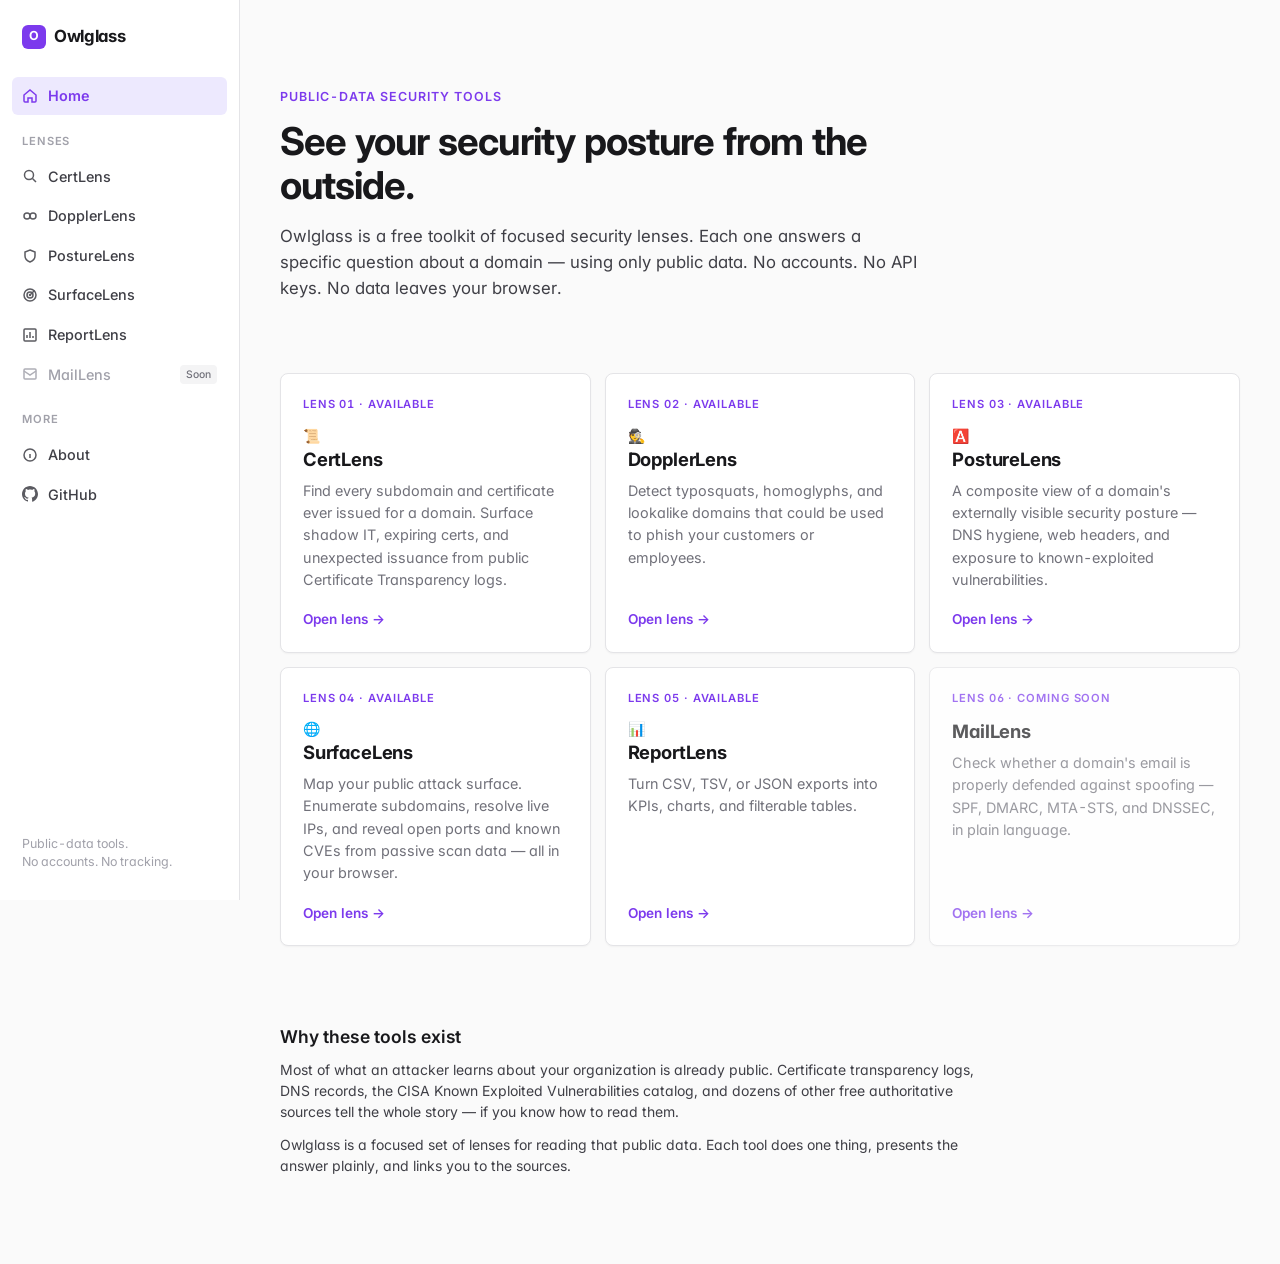
<file: index.html>
<!DOCTYPE html>
<html lang="en">
<head>
  <meta charset="UTF-8">
  <meta name="viewport" content="width=device-width, initial-scale=1">
  <title>Owlglass — Free security lenses for any domain</title>
  <meta name="description" content="A free toolkit of security lenses. Find subdomains, detect lookalike domains, audit external posture, map attack surface, and check email authentication. No accounts, no API keys.">
  <link rel="preconnect" href="https://fonts.googleapis.com">
  <link rel="preconnect" href="https://fonts.gstatic.com" crossorigin>
  <link href="https://fonts.googleapis.com/css2?family=Inter:wght@400;500;600;700&display=swap" rel="stylesheet">
  <link rel="stylesheet" href="/assets/style.css">
</head>
<body>
  <div class="app">
    <div id="sidebar-slot"></div>

    <main class="main">
      <div class="main-inner">

        <button class="mobile-toggle" aria-label="Toggle menu"></button>

        <section class="hero">
          <div class="eyebrow">Public-data security tools</div>
          <h1>See your security posture from the outside.</h1>
          <p class="lede">Owlglass is a free toolkit of focused security lenses. Each one answers a specific question about a domain — using only public data. No accounts. No API keys. No data leaves your browser.</p>
        </section>

        <section>
          <div class="tool-grid">

            <a href="/certlens/" class="tool-card">
              <div class="tag">Lens 01 · Available</div>
              <div class="tool-icon">📜</div>
              <div class="name">CertLens</div>
              <div class="desc">Find every subdomain and certificate ever issued for a domain. Surface shadow IT, expiring certs, and unexpected issuance from public Certificate Transparency logs.</div>
              <div class="arrow">Open lens →</div>
            </a>

            <a href="/dopplerlens/" class="tool-card">
              <div class="tag">Lens 02 · Available</div>
              <div class="tool-icon">🕵️</div>
              <div class="name">DopplerLens</div>
              <div class="desc">Detect typosquats, homoglyphs, and lookalike domains that could be used to phish your customers or employees.</div>
              <div class="arrow">Open lens →</div>
            </a>

            <a href="/posturelens/" class="tool-card">
              <div class="tag">Lens 03 · Available</div>
              <div class="tool-icon">🅰️</div>
              <div class="name">PostureLens</div>
              <div class="desc">A composite view of a domain's externally visible security posture — DNS hygiene, web headers, and exposure to known-exploited vulnerabilities.</div>
              <div class="arrow">Open lens →</div>
            </a>

            <a href="/surfacelens/" class="tool-card">
              <div class="tag">Lens 04 · Available</div>
              <div class="tool-icon">🌐</div>
              <div class="name">SurfaceLens</div>
              <div class="desc">Map your public attack surface. Enumerate subdomains, resolve live IPs, and reveal open ports and known CVEs from passive scan data — all in your browser.</div>
              <div class="arrow">Open lens →</div>
            </a>
            <a href="/reportlens/" class="tool-card">
              <div class="tag">Lens 05 · Available</div>
              <div class="tool-icon">📊</div>
              <div class="name">ReportLens</div>
              <div class="desc">Turn CSV, TSV, or JSON exports into KPIs, charts, and filterable tables.</div>
              <div class="arrow">Open lens →</div>
            </a>
            <a href="#" class="tool-card coming-soon">
              <div class="tag">Lens 06 · Coming soon</div>
              <div class="name">MailLens</div>
              <div class="desc">Check whether a domain's email is properly defended against spoofing — SPF, DMARC, MTA-STS, and DNSSEC, in plain language.</div>
              <div class="arrow">Open lens →</div>
            </a>

          </div>
        </section>

        <section style="padding: 20px 0 60px; max-width: 720px;">
          <h2 style="font-size: 1.1rem; margin-bottom: 12px;">Why these tools exist</h2>
          <p style="margin-bottom: 12px;">Most of what an attacker learns about your organization is already public. Certificate transparency logs, DNS records, the CISA Known Exploited Vulnerabilities catalog, and dozens of other free authoritative sources tell the whole story — if you know how to read them.</p>
          <p>Owlglass is a focused set of lenses for reading that public data. Each tool does one thing, presents the answer plainly, and links you to the sources.</p>
        </section>

      </div>
    </main>
  </div>

  <script src="/assets/shared.js"></script>
  <script>Owlglass.mount({ active: 'home' });</script>
</body>
</html>
</file>
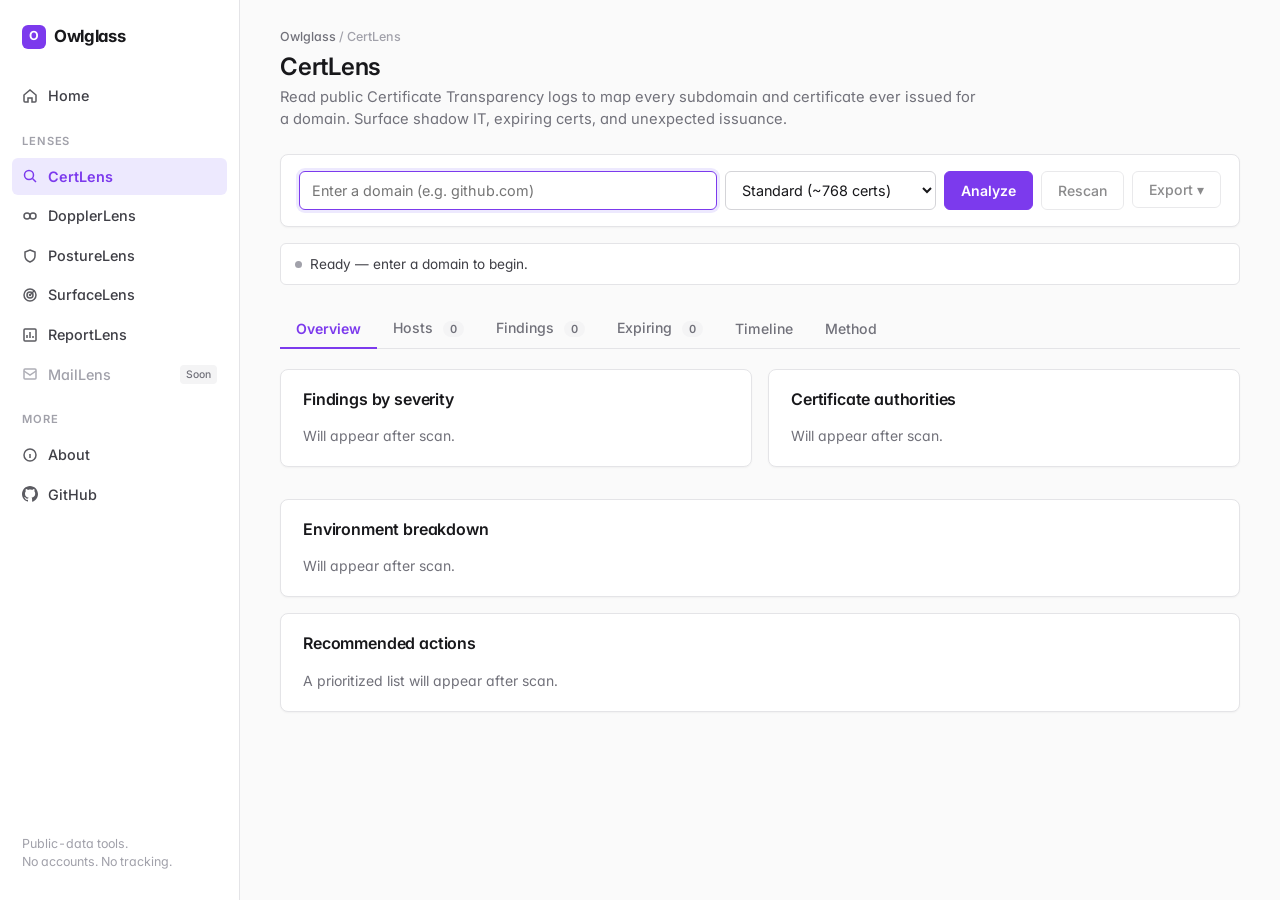
<file: certlens/index.html>
<!DOCTYPE html>
<html lang="en">
<head>
  <meta charset="UTF-8">
  <meta name="viewport" content="width=device-width, initial-scale=1">
  <title>CertLens · Owlglass</title>
  <meta name="description" content="Find every subdomain and certificate ever issued for a domain. Surface shadow IT, expiring certificates, and unexpected issuance from public Certificate Transparency logs.">
  <link rel="preconnect" href="https://fonts.googleapis.com">
  <link rel="preconnect" href="https://fonts.gstatic.com" crossorigin>
  <link href="https://fonts.googleapis.com/css2?family=Inter:wght@400;500;600;700&display=swap" rel="stylesheet">
  <link rel="stylesheet" href="/assets/style.css">
<style>
/* CertLens additions */
.cl-menu-wrap{position:relative;display:inline-block}
.cl-menu{position:absolute;top:calc(100% + 4px);right:0;background:#fff;border:1px solid var(--border,#e4e4e7);border-radius:6px;box-shadow:0 4px 12px rgba(0,0,0,.1);min-width:240px;z-index:50;padding:4px;display:none}
.cl-menu.open{display:block}
.cl-menu button{display:block;width:100%;text-align:left;background:transparent;border:0;padding:8px 10px;cursor:pointer;font-family:inherit;font-size:0.85rem;border-radius:4px;color:var(--text,#18181b)}
.cl-menu button:hover{background:#f4f4f5}
.cl-menu .sep{height:1px;background:var(--border,#e4e4e7);margin:4px 0}
.cl-menu .label{font-size:0.7rem;color:#71717a;text-transform:uppercase;letter-spacing:.04em;padding:6px 10px 2px;font-weight:600}

.metric-strip .metric.clickable{cursor:pointer;transition:transform .08s,box-shadow .08s}
.metric-strip .metric.clickable:hover{transform:translateY(-1px);box-shadow:0 2px 8px rgba(0,0,0,.06)}

.cl-host-toolbar{display:flex;gap:8px;align-items:center;flex-wrap:wrap;margin-bottom:12px}
.cl-host-toolbar input.search{flex:1;min-width:200px;padding:7px 10px;border:1px solid var(--border,#e4e4e7);border-radius:6px;font-family:inherit;font-size:0.85rem}
.cl-host-toolbar select.sort{padding:7px 10px;border:1px solid var(--border,#e4e4e7);border-radius:6px;font-family:inherit;font-size:0.85rem;background:#fff}

.cl-watchlist{margin-top:16px;display:flex;gap:8px;flex-wrap:wrap;align-items:center}
.cl-watchlist .wl-label{font-size:0.78rem;color:#71717a;font-weight:600;text-transform:uppercase;letter-spacing:.04em}
.cl-watch-chip{display:inline-flex;align-items:center;gap:6px;background:#fff;border:1px solid var(--border,#e4e4e7);border-radius:999px;padding:5px 12px;font-size:0.82rem;cursor:pointer;color:var(--text,#18181b)}
.cl-watch-chip:hover{background:#f4f4f5;border-color:#a78bfa}
.cl-watch-chip .age{color:#71717a;font-size:0.72rem}
.cl-watch-chip .rm{color:#a1a1aa;font-weight:700;margin-left:2px}
.cl-watch-chip .rm:hover{color:#dc2626}

.cl-watch-star{background:transparent;border:0;cursor:pointer;font-size:1.1rem;color:#a1a1aa;padding:0 4px;vertical-align:middle}
.cl-watch-star.active{color:#f59e0b}
.cl-watch-star:hover{color:#f59e0b}

.cl-diff-banner{background:#ede9fe;border:1px solid #c4b5fd;color:#5b21b6;padding:10px 14px;border-radius:6px;margin-bottom:14px;display:flex;align-items:center;justify-content:space-between;gap:12px;font-size:0.88rem}
.cl-diff-banner button{background:#7c3aed;color:#fff;border:0;padding:5px 12px;border-radius:4px;cursor:pointer;font-family:inherit;font-size:0.8rem}
.cl-diff-banner button:hover{background:#6d28d9}
.cl-diff-banner .x{background:transparent;color:#5b21b6;padding:4px 8px}
.cl-diff-banner .x:hover{background:rgba(124,58,237,.1)}

/* Scan history */
.cl-history{display:flex;gap:8px;flex-wrap:wrap;align-items:center;margin-bottom:14px;padding:10px 12px;background:#fafafa;border:1px solid var(--border,#e4e4e7);border-radius:8px}
.cl-history.empty{display:none}
.cl-history .hist-label{font-size:0.72rem;color:#71717a;font-weight:600;text-transform:uppercase;letter-spacing:.04em;margin-right:2px}
.cl-history .hist-count{font-size:0.7rem;color:#9ca3af;margin-left:auto}
.cl-hist-chip{display:inline-flex;align-items:center;gap:6px;background:#fff;border:1px solid var(--border,#e4e4e7);border-radius:999px;padding:5px 10px 5px 12px;font-size:0.82rem;cursor:pointer;color:var(--text,#18181b);transition:background .08s,border-color .08s}
.cl-hist-chip:hover{background:#f4f4f5;border-color:#a78bfa}
.cl-hist-chip.active{background:#ede9fe;border-color:#7c3aed;color:#5b21b6}
.cl-hist-chip.active .age,.cl-hist-chip.active .findings{color:#5b21b6}
.cl-hist-chip .domain{font-weight:500}
.cl-hist-chip .age{color:#71717a;font-size:0.72rem}
.cl-hist-chip .findings{color:#71717a;font-size:0.72rem}
.cl-hist-chip .findings.has{color:#dc2626;font-weight:600}
.cl-hist-chip .rm{color:#a1a1aa;font-weight:700;font-size:0.95rem;line-height:1;padding-left:2px}
.cl-hist-chip .rm:hover{color:#dc2626}
.cl-hist-chip .sep{color:#d4d4d8}

/* Executive summary panel */
.cl-exec{background:linear-gradient(180deg,#faf5ff 0%,#fff 100%);border:1px solid #e9d5ff;border-left:4px solid #7c3aed;border-radius:8px;padding:18px 22px;margin-bottom:16px}
.cl-exec h2{margin:0 0 8px;font-size:1.05rem;display:flex;align-items:center;gap:8px}
.cl-exec h2 .tag{background:#7c3aed;color:#fff;font-size:0.65rem;padding:2px 8px;border-radius:999px;letter-spacing:.04em;text-transform:uppercase;font-weight:600}
.cl-exec .summary-line{font-size:0.95rem;line-height:1.6;color:#1f2937;margin-bottom:14px}
.cl-exec .summary-line strong{color:#5b21b6}
.cl-exec .actions{margin-top:10px}
.cl-exec .actions-title{font-size:0.78rem;font-weight:600;text-transform:uppercase;letter-spacing:.04em;color:#5b21b6;margin-bottom:8px}
.cl-exec .action{display:flex;gap:10px;padding:8px 0;border-bottom:1px solid #f3e8ff;font-size:0.88rem;align-items:flex-start}
.cl-exec .action:last-child{border-bottom:0}
.cl-exec .action-rank{font-weight:700;color:#7c3aed;flex-shrink:0;width:20px}
.cl-exec .action-body{flex:1}
.cl-exec .action-title{font-weight:600;color:#1f2937}
.cl-exec .action-title code{background:#f3e8ff;padding:1px 5px;border-radius:3px;font-size:0.82rem}
.cl-exec .action-why{color:#6b7280;font-size:0.8rem;margin-top:2px}
.cl-exec .action-sev{font-size:0.65rem;padding:2px 6px;border-radius:3px;text-transform:uppercase;letter-spacing:.04em;font-weight:600;flex-shrink:0}
.cl-exec .action-sev.crit{background:#fee2e2;color:#991b1b}
.cl-exec .action-sev.high{background:#ffedd5;color:#9a3412}
.cl-exec .action-sev.med{background:#fef3c7;color:#92400e}
.cl-exec .changed{margin-top:10px;font-size:0.82rem;color:#6b7280;padding-top:10px;border-top:1px solid #f3e8ff}
.cl-exec .footer{margin-top:12px;font-size:0.72rem;color:#9ca3af;padding-top:10px;border-top:1px solid #f3e8ff}

.print-header{display:none}

@media print {
  @page { margin: 0.5in; size: letter; }
  body { background: #fff !important; font-size: 10pt; }
  .sidebar, #sidebar-slot, .mobile-toggle, .topbar .btn, .input-row, .tabs,
  .cl-menu-wrap, .cl-host-toolbar, #hostFilters, .cl-watchlist, .cl-history,
  .cl-watch-star, .cl-diff-banner, .status .faint,
  #watchlistBar, .rec, .recommendations {
    display: none !important;
  }
  .main { margin-left: 0 !important; }
  .main-inner { padding: 0 !important; max-width: 100% !important; }
  .print-header { display: block !important; border-bottom: 2px solid #7c3aed; padding-bottom: 10px; margin-bottom: 18px; }
  .print-header h1 { margin: 0 0 4px; font-size: 18pt; color: #1f2937; }
  .print-header .meta { color: #6b7280; font-size: 9pt; }
  .print-header .domain { font-weight: 700; color: #5b21b6; font-size: 11pt; margin-top: 4px; }
  .topbar { display: none !important; }
  .view { display: block !important; page-break-inside: avoid; margin-bottom: 18px; }
  .view h2 { font-size: 13pt; margin: 14px 0 8px; color: #1f2937; border-bottom: 1px solid #e4e4e7; padding-bottom: 4px; }
  body.print-summary #view-timeline,
  body.print-summary #view-about,
  body.print-summary .card #issuerDonut,
  body.print-summary #view-hosts .row:nth-of-type(n+21) { display: none !important; }
  body.print-summary #view-expiring .row:nth-of-type(n+11) { display: none !important; }
  body.print-summary #view-risks .row:nth-of-type(n+16) { display: none !important; }
  #view-about { display: none !important; }
  .cl-exec { background: #fff !important; border: 1px solid #c4b5fd; page-break-inside: avoid; margin-bottom: 18px; }
  .cl-exec h2 .tag { background: #7c3aed !important; -webkit-print-color-adjust: exact; print-color-adjust: exact; }
  .metric-strip { display: grid !important; grid-template-columns: repeat(3, 1fr) !important; gap: 8px !important; margin-bottom: 14px; }
  .metric { padding: 8px !important; }
  .metric .value { font-size: 14pt !important; }
  .metric .label { font-size: 7pt !important; }
  .metric .meta { font-size: 7pt !important; }
  .metric.clickable { box-shadow: none !important; transform: none !important; }
  .card { box-shadow: none !important; border: 1px solid #e4e4e7 !important; page-break-inside: avoid; margin-bottom: 12px; padding: 12px !important; }
  .card-header h2 { font-size: 11pt !important; }
  .row { padding: 6px 8px !important; page-break-inside: avoid; }
  .row-name { font-size: 9pt !important; }
  .row-meta { font-size: 7.5pt !important; }
  .pill, .badge { font-size: 7pt !important; padding: 1px 5px !important; }
  .donut-svg, .sev-bar, .bar-fill, .pill, .badge, .metric, .cl-exec {
    -webkit-print-color-adjust: exact !important; print-color-adjust: exact !important;
  }
  .card { break-inside: avoid; }
  h2 { break-after: avoid; }
  .print-footer { display: block !important; position: fixed; bottom: 0; left: 0; right: 0; text-align: center; font-size: 7pt; color: #9ca3af; padding-top: 4px; border-top: 1px solid #e4e4e7; }
}
.print-footer { display: none; }

/* Markdown preview modal */
.cl-modal-bg{position:fixed;inset:0;background:rgba(0,0,0,.5);display:flex;align-items:center;justify-content:center;z-index:200}
.cl-modal{background:#fff;border-radius:8px;padding:20px;max-width:720px;width:90%;max-height:85vh;display:flex;flex-direction:column}
.cl-modal h3{margin:0 0 12px;font-size:1rem;display:flex;align-items:center;justify-content:space-between}
.cl-modal h3 .close{background:transparent;border:0;font-size:1.4rem;color:#9ca3af;cursor:pointer;line-height:1}
.cl-modal textarea{flex:1;width:100%;padding:12px;border:1px solid var(--border,#e4e4e7);border-radius:6px;font-family:ui-monospace,SFMono-Regular,Menlo,monospace;font-size:0.78rem;line-height:1.5;resize:none;min-height:300px}
.cl-modal-actions{display:flex;justify-content:flex-end;gap:8px;margin-top:12px}
</style>
</head>
<body>
<div class="app">
  <div id="sidebar-slot"></div>

  <main class="main">
    <div class="main-inner">
      <button class="mobile-toggle" aria-label="Toggle menu"></button>

      <div class="print-header">
        <h1>CertLens Report</h1>
        <div class="domain" id="printDomain"></div>
        <div class="meta" id="printMeta"></div>
      </div>

      <div class="topbar">
        <div class="titles">
          <div class="breadcrumb"><a href="/">Owlglass</a> / CertLens</div>
          <h1>CertLens <button id="watchStar" class="cl-watch-star" title="Add to watchlist" style="display:none">★</button></h1>
          <p class="tagline">Read public Certificate Transparency logs to map every subdomain and certificate ever issued for a domain. Surface shadow IT, expiring certs, and unexpected issuance.</p>
        </div>
      </div>

      <div class="card" style="padding: 16px 18px;">
        <div class="input-row" style="margin-bottom: 0;">
          <input id="domainInput" type="text" placeholder="Enter a domain (e.g. github.com)" autocomplete="off">
          <select id="depthSelect" title="How many certificates to fetch" style="flex: 0 0 auto; min-width: 180px;">
            <option value="1">Quick (~256 certs)</option>
            <option value="3" selected>Standard (~768 certs)</option>
            <option value="5">Deep (~1280 certs)</option>
            <option value="10">Maximum (~2560 certs)</option>
          </select>
          <button class="btn primary" id="scanBtn">Analyze</button>
          <button class="btn" id="rescanBtn" disabled>Rescan</button>
          <div class="cl-menu-wrap">
            <button class="btn" id="exportBtn" disabled>Export ▾</button>
            <div class="cl-menu" id="exportMenu">
              <div class="label">PDF / Report</div>
              <button data-export="print-summary">Print summary (PDF)</button>
              <button data-export="print-full">Print full report (PDF)</button>
              <button data-export="markdown">Copy as Markdown</button>
              <div class="sep"></div>
              <div class="label">Download CSV</div>
              <button data-export="hosts">Hosts (all discovered)</button>
              <button data-export="certs">Certificates (raw)</button>
              <button data-export="findings">Findings only</button>
              <div class="sep"></div>
              <div class="label">Watchlist</div>
              <button data-export="watchlist">Export watchlist (JSON)</button>
              <button data-export="watchlist-import">Import watchlist (JSON)</button>
              <div class="sep"></div>
              <div class="label">History</div>
              <button data-export="clear-history">Clear scan history</button>
            </div>
          </div>
        </div>
        <div id="watchlistBar" class="cl-watchlist" style="display:none"></div>
      </div>

      <div class="status" id="statusBar">
        <div><span class="dot" id="statusDot"></span><span id="statusText">Ready — enter a domain to begin.</span></div>
        <div class="faint" id="lastScanText"></div>
      </div>

      <div id="diffBanner" class="cl-diff-banner" style="display:none"></div>

      <!-- Scan history strip -->
      <div id="historyBar" class="cl-history empty"></div>

      <div id="execSummary" class="cl-exec" style="display:none"></div>

      <div class="metric-strip" id="metricStrip" style="display:none;"></div>

      <div class="tabs">
        <button class="tab active" data-view="overview">Overview</button>
        <button class="tab" data-view="hosts">Hosts <span class="count" id="hostCount">0</span></button>
        <button class="tab" data-view="risks">Findings <span class="count" id="riskCount">0</span></button>
        <button class="tab" data-view="expiring">Expiring <span class="count" id="expCount">0</span></button>
        <button class="tab" data-view="timeline">Timeline</button>
        <button class="tab" data-view="about">Method</button>
      </div>

      <section class="view active" id="view-overview">
        <div class="grid-2">
          <div class="card">
            <div class="card-header"><h2>Findings by severity</h2></div>
            <div id="severitySummary"><p class="muted">Will appear after scan.</p></div>
          </div>
          <div class="card">
            <div class="card-header"><h2>Certificate authorities</h2></div>
            <div id="issuerDonut"><p class="muted">Will appear after scan.</p></div>
          </div>
        </div>
        <div class="card">
          <div class="card-header"><h2>Environment breakdown</h2></div>
          <div id="categoryBreakdown"><p class="muted">Will appear after scan.</p></div>
        </div>
        <div class="card">
          <div class="card-header"><h2>Recommended actions</h2></div>
          <div id="recommendations"><p class="muted">A prioritized list will appear after scan.</p></div>
        </div>
      </section>

      <section class="view" id="view-hosts">
        <div class="card">
          <div class="card-header"><h2 id="hostsTitle">Discovered hosts</h2></div>
          <div class="cl-host-toolbar">
            <input type="text" class="search" id="hostSearch" placeholder="Search hostname…">
            <select class="sort" id="hostSort">
              <option value="latest-desc">Sort: Latest issue (newest)</option>
              <option value="latest-asc">Latest issue (oldest)</option>
              <option value="expiry-asc">Expiry (soonest)</option>
              <option value="expiry-desc">Expiry (latest)</option>
              <option value="count-desc">Cert count (most)</option>
              <option value="count-asc">Cert count (fewest)</option>
              <option value="name-asc">Hostname (A–Z)</option>
              <option value="name-desc">Hostname (Z–A)</option>
            </select>
          </div>
          <div class="filters" id="hostFilters">
            <button class="filter active" data-f="all">All</button>
            <button class="filter" data-f="active">Active certs</button>
            <button class="filter" data-f="alive">Live (DNS responds)</button>
            <button class="filter" data-f="prod">Production</button>
            <button class="filter" data-f="dev">Dev / Staging</button>
            <button class="filter" data-f="admin">Admin / Internal</button>
            <button class="filter" data-f="risky">Findings</button>
            <button class="filter" data-f="new">New since last scan</button>
            <button class="filter" data-f="revoked">Revoked</button>
            <button class="filter" data-f="expired">Expired</button>
          </div>
          <div id="hostList"><p class="muted">Will appear after scan.</p></div>
        </div>
      </section>

      <section class="view" id="view-risks">
        <div class="card">
          <div class="card-header"><h2>Hosts with findings</h2></div>
          <p class="muted" style="margin-bottom: 16px;">Suspicious naming patterns, abnormal issuance frequency, revoked certificates, and expiring or expired certs.</p>
          <div id="riskList"><p class="muted">Will appear after scan.</p></div>
        </div>
      </section>

      <section class="view" id="view-expiring">
        <div class="card">
          <div class="card-header"><h2 id="expiringTitle">Certificates expiring within 30 days</h2></div>
          <div id="expiringList"><p class="muted">Will appear after scan.</p></div>
        </div>
      </section>

      <section class="view" id="view-timeline">
        <div class="card">
          <div class="card-header"><h2>Issuance timeline (last 90 days)</h2></div>
          <div id="timelineList"><p class="muted">Will appear after scan.</p></div>
        </div>
      </section>

      <section class="view" id="view-about">
        <div class="card">
          <h2>How CertLens works</h2>
          <p style="margin-bottom: 12px;">Every public SSL/TLS certificate is logged in <strong>Certificate Transparency</strong> — a public, append-only system designed to detect mis-issuance. Anyone can search this data.</p>
          <p style="margin-bottom: 16px;">CertLens uses the <a href="https://sslmate.com/certspotter/" target="_blank" rel="noopener">SSLMate CertSpotter API</a> to retrieve certificates for a domain (and all of its subdomains), then runs DNS lookups via <a href="https://developers.google.com/speed/public-dns/docs/doh" target="_blank" rel="noopener">Google's public DNS-over-HTTPS resolver</a> to see which hosts are actually responding.</p>

          <h3 style="margin: 20px 0 8px;">Shared-certificate filtering</h3>
          <p class="muted">A single TLS certificate can list dozens of unrelated hostnames in its Subject Alternative Names (SANs) — common with shared CDN, hosting, and marketing platforms (Cloudflare, Fastly, Q4, GlobeNewswire, etc.). CertLens only counts SANs that belong to the target apex domain you scanned. SANs for unrelated third-party domains are filtered out and reported in the status line as "filtered N unrelated SANs from shared certs." This prevents false hosts like <code>investors.upwork.com</code> from appearing under unrelated scans.</p>

          <h3 style="margin: 20px 0 8px;">"New since last scan"</h3>
          <p class="muted">After the first scan of a domain, CertLens stores the set of hosts and certificate IDs in your browser as a baseline. Each subsequent rescan compares against that baseline and counts how many hosts are newly discovered. The metric card shows the count; click it to jump to the Hosts tab filtered to just the new entries. The baseline updates after every scan, so "new" always means "since the last time you ran this domain."</p>

          <h3 style="margin: 20px 0 8px;">Scan history</h3>
          <p class="muted">Your last 10 completed scans are stored in your browser (localStorage only — nothing sent anywhere). Click any chip in the history strip to instantly revisit a past scan without re-fetching from the CertSpotter API. Most-recent scans are shown first.</p>

          <h3 style="margin: 20px 0 8px;">Executive summary & PDF export</h3>
          <p class="muted">The Executive Summary panel surfaces a plain-English overview and the top 5 prioritized actions tied to specific hosts. Use <em>Export → Print summary (PDF)</em> for a 2-3 page report suitable for leadership; use <em>Print full report (PDF)</em> to include all hosts, findings, and the issuance timeline. Use <em>Copy as Markdown</em> for pasting into Jira, Slack, Confluence, or GitHub issues.</p>

          <h3 style="margin: 20px 0 8px;">Watchlist & change detection</h3>
          <p class="muted">Save domains to your local watchlist to track changes over time. CertLens stores known certificate IDs in your browser and flags newly-discovered certificates on each rescan. Export and import your watchlist as JSON to move it between machines.</p>

          <h3 style="margin: 20px 0 8px;">What CertLens flags</h3>
          <p class="muted">Suspicious naming patterns (<code>login-</code>, <code>secure-</code>, <code>verify-</code>), abnormal issuance frequency for a single host, revoked certificates, expiring or expired certs, and mixed-issuer patterns that may indicate inconsistent ownership.</p>

          <h3 style="margin: 20px 0 8px;">Honest limits</h3>
          <p class="muted">Wildcard certificates (<code>*.example.com</code>) don't reveal subdomain names. The unauthenticated CertSpotter API has hourly rate limits — heavy use of "Maximum" depth on many domains may hit them. Certificates from private PKI never appear in public CT logs.</p>
        </div>
      </section>

      <div class="print-footer">Generated by CertLens · Owlglass · <span id="printFooterDomain"></span></div>

    </div>
  </main>
</div>

<script src="/assets/shared.js"></script>
<script>Owlglass.mount({ active: 'certlens' });</script>

<script>
'use strict';

const CERTSPOTTER_API = 'https://api.certspotter.com/v1/issuances';
const STORAGE_PREFIX = 'owlglass_certlens_v1_';
const WATCHLIST_KEY = 'owlglass_certlens_watchlist';
const HISTORY_KEY = 'owlglass_certlens_history_v1';
const HISTORY_LIMIT = 10;
// Baseline: prior-scan host snapshot, used to compute "new since last scan"
const BASELINE_PREFIX = 'owlglass_certlens_baseline_v1_';

const SEV_COLORS = { crit:'#dc2626', high:'#ea580c', med:'#d97706', low:'#2563eb', ok:'#16a34a' };
const DONUT_COLORS = ['#7c3aed','#a78bfa','#c4b5fd','#0891b2','#06b6d4','#67e8f9','#64748b','#94a3b8'];

// Current scan state (the one being viewed)
let currentDomain = null;
let allCerts = [];
let allHosts = [];
let knownIds = new Set();
let newIds = new Set();
let activeHostFilter = 'all';
let hostSearchTerm = '';
let hostSortMode = 'latest-desc';
let scanInProgress = false;
let lastScanTime = null;
let prevScanTime = null;
let filteredSanCount = 0; // diagnostic: SANs dropped because they don't belong to target apex

// "New since last scan" state — set of hostnames discovered for the first time in this scan
let newHostsSet = new Set();
let isFirstScan = false;

// ---------- Apex / SAN ownership ----------
function normalizeName(name) {
  return String(name || '').toLowerCase().trim().replace(/^\*\./, '').replace(/\.$/, '');
}

function belongsToTarget(name, apex) {
  const h = normalizeName(name);
  const a = normalizeName(apex);
  if (!h || !a) return false;
  return h === a || h.endsWith('.' + a);
}

// ---------- Categorization & risks ----------
function categorizeHost(name) {
  const n = normalizeName(name);
  if (/^(login|sso|auth|account|signin|verify|secure)[-.]/.test(n)) return { cat:'auth', label:'Auth / Login', risk:'high' };
  if (/(admin|panel|control|manage|console|dashboard|portal)[-.]/.test(n)) return { cat:'admin', label:'Admin', risk:'high' };
  if (/^(dev|test|staging|stage|qa|uat|preview|sandbox|demo|beta)[-.]/.test(n) || /\.(dev|staging|test)\./.test(n)) return { cat:'dev', label:'Dev / Staging', risk:'medium' };
  if (/^(api|graphql|rest|service|svc|micro)[-.]/.test(n)) return { cat:'api', label:'API', risk:'medium' };
  if (/^(vpn|gateway|gw|proxy|firewall|fw)[-.]/.test(n)) return { cat:'network', label:'Network / VPN', risk:'high' };
  if (/^(mail|smtp|imap|pop|webmail|mx|exchange|outlook|email)[-.]/.test(n)) return { cat:'mail', label:'Mail', risk:'medium' };
  if (/^(www|web|home|main)\./.test(n) || n.split('.').length <= 2) return { cat:'prod', label:'Production', risk:'low' };
  if (/^(internal|intranet|private|corp|hq|office)[-.]/.test(n)) return { cat:'internal', label:'Internal', risk:'high' };
  if (/^(git|gitlab|jenkins|ci|cd|build|deploy|nexus|artifactory|registry)[-.]/.test(n)) return { cat:'devops', label:'DevOps', risk:'high' };
  if (/^(static|cdn|assets|media|img|images|files|download)[-.]/.test(n)) return { cat:'static', label:'Static Assets', risk:'low' };
  if (/^(blog|docs|help|support|community|forum)[-.]/.test(n)) return { cat:'content', label:'Content', risk:'low' };
  return { cat:'other', label:'Other', risk:'low' };
}

function detectRisks(host, certs) {
  const risks = [];
  const nameLower = host.toLowerCase();
  const suspicious = ['secure-','-secure','login-','-login','verify-','-verify','official-','support-','-support','update-','-update'];
  const matched = suspicious.filter(p => nameLower.includes(p));
  if (matched.length > 0) {
    risks.push({ type:'suspicious-name', text: matched.length === 1 ? 'Suspicious pattern "' + matched[0] + '"' : 'Matches ' + matched.length + ' suspicious patterns: ' + matched.join(', '), level:'med' });
  }
  const revoked = certs.filter(c => c.revoked);
  if (revoked.length > 0) risks.push({ type:'revoked', text: revoked.length + ' revoked certificate(s)', level:'crit' });
  if (certs.length >= 5) {
    const dates = certs.map(c => new Date(c.not_before).getTime()).sort();
    const span = (dates[dates.length-1] - dates[0]) / 86400000;
    if (span < 30) risks.push({ type:'rapid-rotation', text: certs.length + ' certs in <30 days (abnormal)', level:'med' });
  }
  const active = certs.filter(c => !c.revoked).sort((a,b) => new Date(b.not_after) - new Date(a.not_after));
  if (active.length > 0) {
    const latest = active[0];
    const daysLeft = (new Date(latest.not_after) - Date.now()) / 86400000;
    if (daysLeft < 0) risks.push({ type:'expired', text:'Latest cert expired ' + Math.abs(Math.round(daysLeft)) + ' days ago', level:'crit', daysLeft:Math.round(daysLeft) });
    else if (daysLeft < 7) risks.push({ type:'expiring-soon', text:'Expires in ' + Math.round(daysLeft) + ' days', level:'high', daysLeft:Math.round(daysLeft) });
    else if (daysLeft < 30) risks.push({ type:'expiring', text:'Expires in ' + Math.round(daysLeft) + ' days', level:'med', daysLeft:Math.round(daysLeft) });
  }
  const issuers = new Set(certs.map(c => c.issuer).filter(Boolean));
  if (issuers.size >= 3 && certs.length >= 3) risks.push({ type:'multi-issuer', text: issuers.size + ' different CAs — inconsistent issuance', level:'low' });
  return risks;
}

// ---------- Baseline (for "new since last scan") ----------
function loadBaseline(domain) {
  try {
    const raw = localStorage.getItem(BASELINE_PREFIX + domain);
    return raw ? JSON.parse(raw) : null;
  } catch { return null; }
}
function saveBaseline(domain, hosts) {
  try {
    const payload = {
      ts: Date.now(),
      hosts: hosts.map(h => h.name.toLowerCase())
    };
    localStorage.setItem(BASELINE_PREFIX + domain, JSON.stringify(payload));
  } catch (e) {
    console.warn('Baseline save failed:', e);
  }
}
// Compute newHostsSet by comparing current allHosts against the saved baseline,
// then update the baseline so the next scan sees today's snapshot.
function computeNewSinceLastScan(domain) {
  const prior = loadBaseline(domain);
  if (!prior || !Array.isArray(prior.hosts)) {
    isFirstScan = true;
    newHostsSet = new Set();
  } else {
    isFirstScan = false;
    const priorHosts = new Set(prior.hosts);
    newHostsSet = new Set(
      allHosts
        .map(h => h.name.toLowerCase())
        .filter(n => !priorHosts.has(n))
    );
  }
  saveBaseline(domain, allHosts);
}

// ---------- Fetch ----------
async function fetchCertsAllPages(domain, maxPages) {
  const allResults = [];
  let after = null, pageNum = 0;
  const seen = new Set();
  while (pageNum < maxPages) {
    const params = new URLSearchParams({ domain, include_subdomains:'true', expand:'dns_names' });
    params.append('expand','issuer');
    if (after) params.append('after', after);
    setStatus('busy', 'Fetching page ' + (pageNum + 1) + ' of ' + maxPages + ' from CertSpotter…');
    let res;
    try { res = await fetch(CERTSPOTTER_API + '?' + params.toString()); }
    catch (e) { throw new Error('Network error: ' + e.message); }
    if (!res.ok) {
      if (res.status === 429) {
        const errBody = await res.json().catch(() => ({}));
        throw new Error('Rate limited by CertSpotter — wait ~1 hour or use a smaller depth. ' + (errBody.message || ''));
      }
      if (pageNum === 0) throw new Error('HTTP ' + res.status + ' from CertSpotter');
      break;
    }
    const page = await res.json();
    if (!Array.isArray(page) || page.length === 0) break;
    let added = 0;
    for (const cert of page) {
      if (!seen.has(cert.id)) { seen.add(cert.id); allResults.push(cert); added++; }
    }
    if (added === 0) break;
    after = page[page.length - 1].id;
    pageNum++;
    if (pageNum < maxPages) await new Promise(r => setTimeout(r, 200));
  }
  return allResults;
}

async function checkAlive(hostname) {
  try {
    const res = await fetch('https://dns.google/resolve?name=' + encodeURIComponent(hostname) + '&type=A');
    const j = await res.json();
    const ips = (j.Answer || []).filter(a => a.type === 1).map(a => a.data);
    return { alive: ips.length > 0, ips };
  } catch { return { alive:false, ips:[] }; }
}

function processData(rawCerts, apex) {
  let filteredSans = 0;

  const certs = rawCerts.map(c => {
    const owned = [];
    const wildcardOwned = [];
    let droppedHere = 0;

    (c.dns_names || []).forEach(rawName => {
      const isWildcard = String(rawName || '').startsWith('*.');
      const normalized = normalizeName(rawName);
      if (!normalized) return;
      if (belongsToTarget(normalized, apex)) {
        if (isWildcard) {
          if (!wildcardOwned.includes(normalized)) wildcardOwned.push(normalized);
        } else {
          if (!owned.includes(normalized)) owned.push(normalized);
        }
      } else {
        droppedHere++;
      }
    });

    filteredSans += droppedHere;

    return {
      id: c.id,
      sha256: c.cert_sha256,
      dns_names: owned,
      wildcard_names: wildcardOwned,
      foreign_san_count: droppedHere,
      issuer: (c.issuer && (c.issuer.friendly_name || (c.issuer.name && (c.issuer.name.match(/CN=([^,]+)/) || [])[1]))) || 'Unknown',
      not_before: c.not_before,
      not_after: c.not_after,
      revoked: c.revoked,
      daysAgo: Math.floor((Date.now() - new Date(c.not_before)) / 86400000),
      daysToExpiry: Math.floor((new Date(c.not_after) - Date.now()) / 86400000)
    };
  })
  .filter(c => c.dns_names.length > 0 || c.wildcard_names.length > 0);

  const hostMap = new Map();
  certs.forEach(c => {
    [...c.dns_names, ...c.wildcard_names].forEach(name => {
      if (!belongsToTarget(name, apex)) return;
      const key = name.toLowerCase();
      if (!hostMap.has(key)) hostMap.set(key, { displayName: name, certs: [] });
      hostMap.get(key).certs.push(c);
    });
  });

  const hosts = [...hostMap.values()].map(({ displayName, certs: hostCerts }) => {
    const name = displayName;
    const cat = categorizeHost(name);
    const risks = detectRisks(name, hostCerts);
    const sorted = [...hostCerts].sort((a,b) => new Date(b.not_before) - new Date(a.not_before));
    const latest = sorted[0];
    const active = sorted.filter(c => !c.revoked && new Date(c.not_after) > Date.now());
    return {
      name,
      isWildcard: name.startsWith('*') || hostCerts.some(c => c.wildcard_names.includes(name)),
      cat, risks,
      certs: sorted,
      certCount: hostCerts.length,
      latestIssue: latest && latest.not_before,
      latestExpiry: active[0] && active[0].not_after,
      revoked: hostCerts.some(c => c.revoked),
      hasActive: active.length > 0,
      issuers: [...new Set(hostCerts.map(c => c.issuer))],
      alive: null, ips: []
    };
  }).sort((a,b) => new Date(b.latestIssue || 0) - new Date(a.latestIssue || 0));

  return { certs, hosts, filteredSans };
}

// ---------- Scan history ----------
function getHistory() {
  try { return JSON.parse(localStorage.getItem(HISTORY_KEY) || '[]'); }
  catch { return []; }
}
function saveHistory(list) {
  try { localStorage.setItem(HISTORY_KEY, JSON.stringify(list)); }
  catch (e) { console.warn('History save failed (likely localStorage quota):', e); }
}
function saveCurrentScanToHistory() {
  if (!currentDomain || !allCerts.length) return;
  const findings = allHosts.filter(h => h.risks.length > 0).length;
  const entry = {
    domain: currentDomain,
    scannedAt: lastScanTime,
    prevScannedAt: prevScanTime,
    hostCount: allHosts.length,
    certCount: allCerts.length,
    findingsCount: findings,
    newIdsCount: newIds.size,
    filteredSanCount: filteredSanCount,
    isFirstScan: isFirstScan,
    newHosts: [...newHostsSet],
    certs: allCerts,
    hosts: allHosts.map(h => ({ ...h, certs: h.certs.map(c => c.id) }))
  };

  let list = getHistory().filter(e => e.domain !== currentDomain);
  list.unshift(entry);
  if (list.length > HISTORY_LIMIT) list = list.slice(0, HISTORY_LIMIT);

  try {
    saveHistory(list);
  } catch (e) {
    while (list.length > 1) {
      list.pop();
      try { saveHistory(list); break; } catch {}
    }
  }
}
function restoreScanFromHistory(domain) {
  const entry = getHistory().find(e => e.domain === domain);
  if (!entry) return false;

  currentDomain = entry.domain;
  lastScanTime = entry.scannedAt;
  prevScanTime = entry.prevScannedAt;
  allCerts = entry.certs;
  filteredSanCount = entry.filteredSanCount || 0;
  isFirstScan = !!entry.isFirstScan;
  newHostsSet = new Set(entry.newHosts || []);

  const certById = new Map(allCerts.map(c => [c.id, c]));
  allHosts = entry.hosts.map(h => ({
    ...h,
    certs: (h.certs || []).map(id => certById.get(id)).filter(Boolean)
  }));

  knownIds = new Set(JSON.parse(localStorage.getItem(STORAGE_PREFIX + domain + '_ids') || '[]'));
  newIds = new Set();

  history.replaceState(null, '', '#' + encodeURIComponent(domain));
  document.getElementById('domainInput').value = domain;
  document.getElementById('rescanBtn').disabled = false;
  document.getElementById('exportBtn').disabled = false;
  document.getElementById('watchStar').style.display = '';
  document.getElementById('diffBanner').style.display = 'none';

  let statusMsg = 'Loaded from history — ' + allCerts.length + ' certificates, ' + allHosts.length + ' unique hosts';
  if (filteredSanCount > 0) statusMsg += ' · filtered ' + filteredSanCount.toLocaleString() + ' unrelated SANs from shared certs';
  setStatus('ok', statusMsg);
  document.getElementById('lastScanText').textContent = 'Scanned: ' + new Date(lastScanTime).toLocaleString();

  activeHostFilter = 'all';
  hostSearchTerm = '';
  hostSortMode = 'latest-desc';
  document.getElementById('hostSearch').value = '';
  document.getElementById('hostSort').value = 'latest-desc';
  document.querySelectorAll('#hostFilters .filter').forEach(x => x.classList.toggle('active', x.dataset.f === 'all'));

  renderAll();
  updateWatchStar();
  renderHistoryBar();
  return true;
}
function removeFromHistory(domain) {
  const list = getHistory().filter(e => e.domain !== domain);
  saveHistory(list);
  if (currentDomain === domain) {
    if (list.length > 0) restoreScanFromHistory(list[0].domain);
    else clearCurrentView();
  }
  renderHistoryBar();
}
function clearAllHistory() {
  if (!confirm('Clear all ' + getHistory().length + ' scan(s) from history? This will not affect your watchlist or known cert IDs.')) return;
  saveHistory([]);
  clearCurrentView();
  renderHistoryBar();
}
function clearCurrentView() {
  currentDomain = null;
  allCerts = []; allHosts = [];
  knownIds = new Set(); newIds = new Set();
  lastScanTime = null; prevScanTime = null;
  filteredSanCount = 0;
  newHostsSet = new Set();
  isFirstScan = false;
  document.getElementById('rescanBtn').disabled = true;
  document.getElementById('exportBtn').disabled = true;
  document.getElementById('watchStar').style.display = 'none';
  document.getElementById('execSummary').style.display = 'none';
  document.getElementById('metricStrip').style.display = 'none';
  document.getElementById('diffBanner').style.display = 'none';
  document.getElementById('hostList').innerHTML = '<p class="muted">Will appear after scan.</p>';
  document.getElementById('riskList').innerHTML = '<p class="muted">Will appear after scan.</p>';
  document.getElementById('expiringList').innerHTML = '<p class="muted">Will appear after scan.</p>';
  document.getElementById('timelineList').innerHTML = '<p class="muted">Will appear after scan.</p>';
  document.getElementById('severitySummary').innerHTML = '<p class="muted">Will appear after scan.</p>';
  document.getElementById('issuerDonut').innerHTML = '<p class="muted">Will appear after scan.</p>';
  document.getElementById('categoryBreakdown').innerHTML = '<p class="muted">Will appear after scan.</p>';
  document.getElementById('recommendations').innerHTML = '<p class="muted">A prioritized list will appear after scan.</p>';
  document.getElementById('hostCount').textContent = '0';
  document.getElementById('riskCount').textContent = '0';
  document.getElementById('expCount').textContent = '0';
  document.getElementById('lastScanText').textContent = '';
  setStatus('', 'Ready — enter a domain to begin.');
  history.replaceState(null, '', window.location.pathname);
}

function renderHistoryBar() {
  const list = getHistory();
  const bar = document.getElementById('historyBar');
  if (!list.length) { bar.classList.add('empty'); bar.innerHTML = ''; return; }
  bar.classList.remove('empty');

  const chips = list.map(e => {
    const isActive = e.domain === currentDomain;
    const findingsClass = e.findingsCount > 0 ? 'has' : '';
    return '<span class="cl-hist-chip ' + (isActive ? 'active' : '') + '" data-domain="' + escapeHtml(e.domain) + '" title="Scanned ' + new Date(e.scannedAt).toLocaleString() + '">' +
      '<span class="domain">' + escapeHtml(e.domain) + '</span>' +
      '<span class="sep">·</span>' +
      '<span class="age">' + formatAge(e.scannedAt) + '</span>' +
      '<span class="sep">·</span>' +
      '<span class="findings ' + findingsClass + '">' + e.findingsCount + ' finding' + (e.findingsCount===1?'':'s') + '</span>' +
      '<span class="rm" title="Remove from history">×</span>' +
    '</span>';
  }).join('');

  bar.innerHTML = '<span class="hist-label">History:</span>' + chips +
    '<span class="hist-count">' + list.length + ' / ' + HISTORY_LIMIT + '</span>';

  bar.querySelectorAll('.cl-hist-chip').forEach(chip => {
    chip.addEventListener('click', e => {
      const d = chip.dataset.domain;
      if (e.target.classList.contains('rm')) {
        e.stopPropagation();
        removeFromHistory(d);
        return;
      }
      if (d !== currentDomain) restoreScanFromHistory(d);
    });
  });
}

// ---------- Scan ----------
async function scan(domain) {
  if (scanInProgress) return;
  scanInProgress = true;
  domain = (domain || '').toLowerCase().trim().replace(/^https?:\/\//,'').replace(/^www\./,'').split('/')[0];
  if (!domain || !domain.includes('.')) {
    alert('Please enter a valid domain (e.g. github.com)');
    scanInProgress = false; return;
  }
  currentDomain = domain;
  history.replaceState(null, '', '#' + encodeURIComponent(domain));
  document.getElementById('domainInput').value = domain;
  const maxPages = parseInt(document.getElementById('depthSelect').value) || 3;
  document.getElementById('rescanBtn').disabled = false;
  document.getElementById('scanBtn').disabled = true;
  document.getElementById('depthSelect').disabled = true;
  document.getElementById('diffBanner').style.display = 'none';

  try {
    setStatus('busy', 'Analyzing ' + domain + '…');
    const rawCerts = await fetchCertsAllPages(domain, maxPages);
    if (!Array.isArray(rawCerts) || rawCerts.length === 0) throw new Error('No certificates found. Domain may be too new, private, or use only self-signed certs.');
    setStatus('busy', 'Processing ' + rawCerts.length + ' certificates…');
    const r = processData(rawCerts, domain);
    allCerts = r.certs;
    allHosts = r.hosts;
    filteredSanCount = r.filteredSans;

    if (allHosts.length === 0) {
      throw new Error('No hosts belonging to ' + domain + ' found in returned certificates. All ' + rawCerts.length + ' certs were shared-tenant certs covering unrelated domains.');
    }

    // Compute "new since last scan" BEFORE updating the baseline. This sets
    // newHostsSet and isFirstScan, then writes today's host list as the new baseline.
    computeNewSinceLastScan(domain);

    const storageKey = STORAGE_PREFIX + domain;
    const known = JSON.parse(localStorage.getItem(storageKey + '_ids') || '[]');
    prevScanTime = localStorage.getItem(storageKey + '_lastScan');
    knownIds = new Set(known);
    newIds = new Set();
    const isFirstCertScan = knownIds.size === 0;
    if (isFirstCertScan) knownIds = new Set(allCerts.map(c => c.id));
    else allCerts.forEach(c => { if (!knownIds.has(c.id)) { newIds.add(c.id); knownIds.add(c.id); } });
    lastScanTime = new Date().toISOString();
    localStorage.setItem(storageKey + '_ids', JSON.stringify([...knownIds]));
    localStorage.setItem(storageKey + '_lastScan', lastScanTime);

    if (!isFirstCertScan && newIds.size > 0) showDiffBanner(newIds.size, prevScanTime);

    setStatus('busy', 'Checking host liveness…');
    const toCheck = allHosts.filter(h => !h.isWildcard).slice(0, 30);
    await Promise.all(toCheck.map(async h => {
      const lr = await checkAlive(h.name);
      h.alive = lr.alive; h.ips = lr.ips;
    }));

    saveCurrentScanToHistory();
    renderAll();
    renderHistoryBar();
    let okMsg = 'Complete — ' + allCerts.length + ' certificates, ' + allHosts.length + ' unique hosts';
    if (filteredSanCount > 0) okMsg += ' · filtered ' + filteredSanCount.toLocaleString() + ' unrelated SANs from shared certs';
    setStatus('ok', okMsg);
    document.getElementById('lastScanText').textContent = 'Last scan: ' + new Date().toLocaleTimeString();
    document.getElementById('exportBtn').disabled = false;
    document.getElementById('watchStar').style.display = '';
    updateWatchStar();
  } catch (e) {
    console.error('Scan error:', e);
    setStatus('bad', 'Failed: ' + e.message);
  } finally {
    document.getElementById('scanBtn').disabled = false;
    document.getElementById('depthSelect').disabled = false;
    scanInProgress = false;
  }
}

function setStatus(type, text) {
  const dot = document.getElementById('statusDot');
  const txt = document.getElementById('statusText');
  if (dot) dot.className = 'dot ' + (type || '');
  if (txt) txt.textContent = text;
}

// ---------- Rendering ----------
function renderAll() {
  renderExecSummary();
  renderMetricStrip();
  renderSeverity();
  renderIssuerDonut();
  renderCategoryBars();
  renderRecommendations();
  renderHosts();
  renderRisks();
  renderExpiring();
  renderTimeline();
  updateCounts();
}

function updateCounts() {
  document.getElementById('hostCount').textContent = allHosts.length;
  document.getElementById('riskCount').textContent = allHosts.filter(h => h.risks.length > 0).length;
  document.getElementById('expCount').textContent = allCerts.filter(c => c.daysToExpiry > 0 && c.daysToExpiry <= 30 && !c.revoked).length;
}

// ---------- Executive Summary ----------
function buildPriorityActions() {
  const actions = [];
  const revokedHosts = allHosts.filter(h => h.revoked);
  revokedHosts.slice(0, 3).forEach(h => {
    const n = h.certs.filter(c => c.revoked).length;
    actions.push({ sev:'crit', title:'Investigate revoked cert on ' + h.name, why: n + ' revoked certificate' + (n===1?'':'s') + '. Confirm whether revocation was due to key compromise or routine replacement.', score:100 });
  });
  const expiredHosts = allHosts.filter(h => !h.hasActive && h.latestIssue).slice(0, 5);
  expiredHosts.forEach(h => actions.push({ sev:'crit', title:'Renew expired certificate on ' + h.name, why:'Latest cert has expired. Service likely broken or shows browser warning.', score:90 }));
  const expiringSoonHosts = allHosts.filter(h => h.risks.some(r => r.type === 'expiring-soon'));
  expiringSoonHosts.slice(0, 5).forEach(h => {
    const r = h.risks.find(r => r.type === 'expiring-soon');
    actions.push({ sev:'high', title:'Renew ' + h.name + ' (' + r.daysLeft + ' days left)', why:'Expires soon. Confirm automatic renewal is configured or renew manually.', score: 80 - r.daysLeft });
  });
  const expiringHosts = allHosts.filter(h => h.risks.some(r => r.type === 'expiring'));
  expiringHosts.slice(0, 3).forEach(h => {
    const r = h.risks.find(r => r.type === 'expiring');
    actions.push({ sev:'med', title:'Plan renewal for ' + h.name + ' (' + r.daysLeft + ' days left)', why:'Within standard renewal window. Verify renewal is scheduled.', score: 60 - r.daysLeft });
  });
  const suspiciousHosts = allHosts.filter(h => h.risks.some(r => r.type === 'suspicious-name'));
  suspiciousHosts.slice(0, 3).forEach(h => {
    actions.push({ sev:'med', title:'Review suspicious hostname: ' + h.name, why:'Naming pattern often used in phishing. Verify ownership and intended use.', score:50 });
  });
  const rapidHosts = allHosts.filter(h => h.risks.some(r => r.type === 'rapid-rotation'));
  rapidHosts.slice(0, 2).forEach(h => {
    actions.push({ sev:'med', title:'Investigate rapid cert rotation on ' + h.name, why:'Multiple certs issued in <30 days is unusual. Check for misconfigured automation or compromise.', score:45 });
  });
  actions.sort((a,b) => b.score - a.score);
  return actions.slice(0, 5);
}

function buildSummaryLine() {
  const total = allHosts.length;
  const certs = allCerts.length;
  const findings = allHosts.filter(h => h.risks.length > 0).length;
  const crit = allHosts.filter(h => h.risks.some(r => r.level === 'crit')).length;
  const high = allHosts.filter(h => h.risks.some(r => r.level === 'high')).length;
  const med = allHosts.filter(h => h.risks.some(r => r.level === 'med')).length;
  const expired = allCerts.filter(c => c.daysToExpiry < 0).length;
  const expiring7 = allCerts.filter(c => c.daysToExpiry > 0 && c.daysToExpiry <= 7 && !c.revoked).length;
  const revoked = allCerts.filter(c => c.revoked).length;

  let line = 'Scanned <strong>' + escapeHtml(currentDomain) + '</strong> and found <strong>' + total.toLocaleString() + ' unique hosts</strong> across <strong>' + certs.toLocaleString() + ' certificates</strong>. ';
  if (findings === 0) {
    line += 'No findings detected — certificate hygiene looks healthy.';
  } else {
    const parts = [];
    if (crit > 0) parts.push(crit + ' critical');
    if (high > 0) parts.push(high + ' high');
    if (med > 0) parts.push(med + ' medium');
    line += '<strong>' + findings + ' host' + (findings===1?'':'s') + ' with findings</strong> (' + parts.join(', ') + '). ';
    const urgents = [];
    if (revoked > 0) urgents.push(revoked + ' revoked cert' + (revoked===1?'':'s'));
    if (expired > 0) urgents.push(expired + ' expired cert' + (expired===1?'':'s'));
    if (expiring7 > 0) urgents.push(expiring7 + ' expiring within 7 days');
    if (urgents.length) line += 'Most urgent: ' + urgents.join(', ') + '.';
  }
  return line;
}

function renderExecSummary() {
  const panel = document.getElementById('execSummary');
  if (!allHosts.length) { panel.style.display = 'none'; return; }
  panel.style.display = 'block';
  const summary = buildSummaryLine();
  const actions = buildPriorityActions();
  let changedHtml = '';
  if (prevScanTime && newIds.size > 0) {
    changedHtml = '<div class="changed"><strong>Since last scan (' + formatAge(prevScanTime) + '):</strong> ' + newIds.size + ' new certificate' + (newIds.size===1?'':'s') + ' detected';
    if (newHostsSet.size > 0) changedHtml += ' across ' + newHostsSet.size + ' new host' + (newHostsSet.size===1?'':'s');
    changedHtml += '.</div>';
  } else if (prevScanTime) {
    changedHtml = '<div class="changed"><strong>Since last scan (' + formatAge(prevScanTime) + '):</strong> no new certificates.</div>';
  }
  const actionsHtml = actions.length === 0
    ? '<div class="action"><div class="action-body"><div class="action-title">No urgent actions required.</div><div class="action-why">No critical, high, or medium findings detected at this time.</div></div></div>'
    : actions.map((a,i) => {
        const titleHtml = escapeHtml(a.title).replace(/([a-z0-9*][a-z0-9.\-_*]*\.[a-z]{2,})/gi, '<code>$1</code>');
        return '<div class="action">' +
          '<div class="action-rank">' + (i+1) + '.</div>' +
          '<div class="action-body"><div class="action-title">' + titleHtml + '</div><div class="action-why">' + escapeHtml(a.why) + '</div></div>' +
          '<div class="action-sev ' + a.sev + '">' + (a.sev==='crit'?'Critical':a.sev==='high'?'High':'Medium') + '</div>' +
        '</div>';
      }).join('');
  panel.innerHTML =
    '<h2>Executive Summary <span class="tag">For leadership</span></h2>' +
    '<div class="summary-line">' + summary + '</div>' +
    '<div class="actions"><div class="actions-title">Top priority actions</div>' + actionsHtml + '</div>' +
    changedHtml +
    '<div class="footer">Generated by CertLens · ' + new Date(lastScanTime || Date.now()).toLocaleString() + (filteredSanCount > 0 ? ' · ' + filteredSanCount.toLocaleString() + ' shared-cert SANs filtered' : '') + '</div>';
}

function renderMetricStrip() {
  const totalCerts = allCerts.length;
  const totalHosts = allHosts.length;
  const aliveCount = allHosts.filter(h => h.alive === true).length;
  const expiringSoon = allCerts.filter(c => c.daysToExpiry > 0 && c.daysToExpiry <= 30 && !c.revoked).length;
  const expired = allCerts.filter(c => c.daysToExpiry < 0).length;
  const revoked = allCerts.filter(c => c.revoked).length;
  const recent7 = allCerts.filter(c => c.daysAgo <= 7).length;
  const devCount = allHosts.filter(h => h.cat.cat === 'dev').length;
  const adminCount = allHosts.filter(h => ['admin','auth','internal','devops'].includes(h.cat.cat)).length;
  const newHostsCount = newHostsSet.size;

  const m = (label, value, meta, mod, action) =>
    '<div class="metric clickable ' + (mod||'') + '" data-action="' + (action||'') + '">' +
      '<div class="label">' + label + '</div><div class="value">' + value + '</div><div class="meta">' + meta + '</div></div>';

  const strip = document.getElementById('metricStrip');
  strip.style.display = 'grid';
  strip.innerHTML =
    m('Hosts discovered', totalHosts, totalCerts + ' certificates', 'brand', 'goto-hosts') +
    m('Live (DNS)', aliveCount, 'Top 30 sampled', 'ok', 'goto-hosts-alive') +
    m('Issued · 7 days', recent7, 'New certificates', recent7 > 5 ? 'med' : '', 'goto-timeline') +
    m('Expiring · 30 days', expiringSoon, 'Need renewal', expiringSoon > 0 ? 'high' : 'ok', 'goto-expiring') +
    m('Expired', expired, 'Past validity', expired > 0 ? 'crit' : 'ok', 'goto-hosts-expired') +
    m('Revoked', revoked, 'Need investigation', revoked > 0 ? 'crit' : 'ok', 'goto-hosts-revoked') +
    m('Dev / Staging', devCount, devCount > 5 ? 'High sprawl' : 'Non-production', devCount > 5 ? 'med' : '', 'goto-hosts-dev') +
    m('Admin / Internal', adminCount, adminCount > 0 ? 'High-value targets' : 'None exposed', adminCount > 0 ? 'high' : 'ok', 'goto-hosts-admin') +
    m('New since last scan',
      isFirstScan ? '—' : newHostsCount,
      isFirstScan ? 'First scan (baseline set)' : (newHostsCount === 0 ? 'No new hosts' : 'Newly discovered'),
      isFirstScan ? '' : (newHostsCount > 0 ? 'high' : 'ok'),
      'goto-hosts-new');

  strip.querySelectorAll('.metric.clickable').forEach(m => m.addEventListener('click', () => handleMetricClick(m.dataset.action)));
}

function handleMetricClick(action) {
  if (!action) return;
  const go = view => {
    document.querySelectorAll('.tab').forEach(x => x.classList.remove('active'));
    document.querySelectorAll('.view').forEach(v => v.classList.remove('active'));
    document.querySelector('.tab[data-view="' + view + '"]').classList.add('active');
    document.getElementById('view-' + view).classList.add('active');
  };
  const setFilter = f => {
    activeHostFilter = f;
    document.querySelectorAll('#hostFilters .filter').forEach(x => x.classList.toggle('active', x.dataset.f === f));
    renderHosts();
  };
  if (action === 'goto-hosts') { go('hosts'); setFilter('all'); }
  else if (action === 'goto-hosts-alive') { go('hosts'); setFilter('alive'); }
  else if (action === 'goto-hosts-expired') { go('hosts'); setFilter('expired'); }
  else if (action === 'goto-hosts-revoked') { go('hosts'); setFilter('revoked'); }
  else if (action === 'goto-hosts-dev') { go('hosts'); setFilter('dev'); }
  else if (action === 'goto-hosts-admin') { go('hosts'); setFilter('admin'); }
  else if (action === 'goto-hosts-new') { go('hosts'); setFilter('new'); }
  else if (action === 'goto-expiring') { go('expiring'); }
  else if (action === 'goto-timeline') { go('timeline'); }
}

function renderSeverity() {
  const counts = { crit:0, high:0, med:0, low:0, ok:0 };
  allHosts.forEach(h => {
    if (h.risks.length === 0) { counts.ok++; return; }
    const worst = h.risks.reduce((w,r) => {
      const order = { crit:4, high:3, med:2, low:1 };
      return order[r.level] > order[w] ? r.level : w;
    }, 'low');
    counts[worst]++;
  });
  const total = counts.crit+counts.high+counts.med+counts.low+counts.ok;
  if (total === 0) { document.getElementById('severitySummary').innerHTML = '<p class="muted">No data yet.</p>'; return; }
  const segs = [];
  if (counts.crit > 0) segs.push('<div class="seg-crit" style="flex:' + counts.crit + ';"></div>');
  if (counts.high > 0) segs.push('<div class="seg-high" style="flex:' + counts.high + ';"></div>');
  if (counts.med > 0)  segs.push('<div class="seg-med" style="flex:' + counts.med + ';"></div>');
  if (counts.low > 0)  segs.push('<div class="seg-low" style="flex:' + counts.low + ';"></div>');
  if (counts.ok > 0)   segs.push('<div class="seg-ok" style="flex:' + counts.ok + ';"></div>');
  const items = [
    { label:'Critical', color:SEV_COLORS.crit, count:counts.crit },
    { label:'High',     color:SEV_COLORS.high, count:counts.high },
    { label:'Medium',   color:SEV_COLORS.med,  count:counts.med },
    { label:'Low',      color:SEV_COLORS.low,  count:counts.low },
    { label:'Healthy',  color:SEV_COLORS.ok,   count:counts.ok }
  ];
  document.getElementById('severitySummary').innerHTML =
    '<div class="sev-bar">' + segs.join('') + '</div>' +
    '<div class="sev-legend">' + items.filter(i => i.count>0).map(i =>
      '<div class="item"><span class="swatch" style="background:' + i.color + ';"></span><span>' + i.label + '</span><span style="font-weight:600; color: var(--text);">' + i.count + '</span></div>'
    ).join('') + '</div>';
}

function renderIssuerDonut() {
  const issuerCounts = {};
  allCerts.forEach(c => { issuerCounts[c.issuer] = (issuerCounts[c.issuer]||0)+1; });
  const sorted = Object.entries(issuerCounts).sort((a,b) => b[1]-a[1]);
  const top = sorted.slice(0,7);
  const otherCount = sorted.slice(7).reduce((s,[,n]) => s+n, 0);
  if (otherCount > 0) top.push(['Other', otherCount]);
  const total = top.reduce((s,[,n]) => s+n, 0);
  if (total === 0) { document.getElementById('issuerDonut').innerHTML = '<p class="muted">No data.</p>'; return; }
  const cx=70, cy=70, r=50, sw=18;
  let angle = -Math.PI/2, arcs = '';
  top.forEach(([name,count],i) => {
    const portion = count/total;
    const ang2 = angle + portion*Math.PI*2;
    const x1 = cx+Math.cos(angle)*r, y1 = cy+Math.sin(angle)*r;
    const x2 = cx+Math.cos(ang2)*r, y2 = cy+Math.sin(ang2)*r;
    const large = portion > 0.5 ? 1 : 0;
    const color = DONUT_COLORS[i % DONUT_COLORS.length];
    arcs += '<path d="M ' + x1 + ' ' + y1 + ' A ' + r + ' ' + r + ' 0 ' + large + ' 1 ' + x2 + ' ' + y2 + '" fill="none" stroke="' + color + '" stroke-width="' + sw + '"/>';
    angle = ang2;
  });
  const svg = '<svg class="donut-svg" width="140" height="140" viewBox="0 0 140 140">' + arcs +
    '<text x="70" y="68" text-anchor="middle" font-size="22" font-weight="700" fill="currentColor" font-family="Inter">' + total + '</text>' +
    '<text x="70" y="84" text-anchor="middle" font-size="10" fill="#71717a" font-family="Inter">certs</text></svg>';
  const legend = top.map(([name,count],i) =>
    '<div class="lg-item"><span class="swatch" style="background:' + DONUT_COLORS[i % DONUT_COLORS.length] + ';"></span>' +
      '<span class="lg-name" title="' + escapeHtml(name) + '">' + escapeHtml(name) + '</span>' +
      '<span class="lg-value">' + count + '</span></div>'
  ).join('');
  document.getElementById('issuerDonut').innerHTML = '<div class="donut-wrap">' + svg + '<div class="donut-legend">' + legend + '</div></div>';
}

function renderCategoryBars() {
  const catCounts = {};
  allHosts.forEach(h => { catCounts[h.cat.label] = (catCounts[h.cat.label]||0)+1; });
  const sorted = Object.entries(catCounts).sort((a,b) => b[1]-a[1]);
  const max = sorted[0] ? sorted[0][1] : 1;
  document.getElementById('categoryBreakdown').innerHTML = sorted.map(([label,count]) =>
    '<div class="bar-row"><div class="bar-label">' + escapeHtml(label) + '</div>' +
      '<div class="bar-track"><div class="bar-fill" style="width:' + (count/max*100) + '%;"></div></div>' +
      '<div class="bar-count">' + count + '</div></div>'
  ).join('');
}

function renderRecommendations() {
  const expired = allCerts.filter(c => c.daysToExpiry < 0).length;
  const expiringSoon = allCerts.filter(c => c.daysToExpiry > 0 && c.daysToExpiry <= 30 && !c.revoked).length;
  const revoked = allCerts.filter(c => c.revoked).length;
  const adminHosts = allHosts.filter(h => h.cat.cat === 'admin' || h.cat.cat === 'auth');
  const devHosts = allHosts.filter(h => h.cat.cat === 'dev');
  const recs = [];
  if (expired > 0) recs.push({ sev:'crit', title:'Renew ' + expired + ' expired certificate' + (expired===1?'':'s'), why:'Services using expired certificates show browser warnings and break traffic.' });
  if (revoked > 0) recs.push({ sev:'crit', title:'Investigate ' + revoked + ' revoked certificate' + (revoked===1?'':'s'), why:'Determine if revocation was due to compromise or routine replacement.' });
  if (expiringSoon > 0) recs.push({ sev:'high', title: expiringSoon + ' certificate' + (expiringSoon===1?'':'s') + ' expire within 30 days', why:'Schedule renewals. Verify automatic renewal is configured.' });
  if (!isFirstScan && newHostsSet.size > 0) recs.push({ sev:'high', title: newHostsSet.size + ' new host' + (newHostsSet.size===1?'':'s') + ' since last scan', why:'Newly discovered hosts may indicate shadow IT or unauthorized issuance. Review and confirm ownership.' });
  if (adminHosts.length > 0) recs.push({ sev:'', title:'Review ' + adminHosts.length + ' admin / auth host' + (adminHosts.length===1?'':'s'), why:'Externally exposed admin pages are high-value targets. Verify WAF, MFA, and IP allowlists.' });
  if (devHosts.length > 5) recs.push({ sev:'', title: devHosts.length + ' dev / staging hosts exposed externally', why:"Non-production environments shouldn't be public." });
  if (recs.length === 0) recs.push({ sev:'', title:'No major risks detected', why:'No immediate action required.' });
  document.getElementById('recommendations').innerHTML = recs.slice(0,6).map((r,i) =>
    '<div class="rec ' + (r.sev ? 'sev-'+r.sev : '') + '"><div class="rec-num">' + (i+1) + '</div>' +
      '<div><div class="rec-title">' + escapeHtml(r.title) + '</div><div class="rec-why">' + escapeHtml(r.why) + '</div></div><div></div></div>'
  ).join('');
}

function renderHosts() {
  let filtered = [...allHosts];
  if (activeHostFilter === 'active') filtered = filtered.filter(h => h.hasActive);
  else if (activeHostFilter === 'alive') filtered = filtered.filter(h => h.alive === true);
  else if (activeHostFilter === 'prod') filtered = filtered.filter(h => h.cat.cat === 'prod');
  else if (activeHostFilter === 'dev') filtered = filtered.filter(h => h.cat.cat === 'dev');
  else if (activeHostFilter === 'admin') filtered = filtered.filter(h => ['admin','auth','internal','devops'].includes(h.cat.cat));
  else if (activeHostFilter === 'risky') filtered = filtered.filter(h => h.risks.length > 0);
  // "New since last scan" uses the host-level baseline diff (newHostsSet), not the cert-id newIds.
  // newHostsSet contains hostnames that didn't exist in the previous scan's host snapshot.
  else if (activeHostFilter === 'new') filtered = filtered.filter(h => newHostsSet.has(h.name.toLowerCase()));
  else if (activeHostFilter === 'revoked') filtered = filtered.filter(h => h.revoked);
  else if (activeHostFilter === 'expired') filtered = filtered.filter(h => !h.hasActive);

  if (hostSearchTerm) {
    const q = hostSearchTerm.toLowerCase();
    filtered = filtered.filter(h => h.name.toLowerCase().includes(q));
  }
  filtered.sort((a,b) => {
    switch (hostSortMode) {
      case 'latest-desc': return new Date(b.latestIssue||0) - new Date(a.latestIssue||0);
      case 'latest-asc':  return new Date(a.latestIssue||0) - new Date(b.latestIssue||0);
      case 'expiry-asc':  return new Date(a.latestExpiry||'9999-01-01') - new Date(b.latestExpiry||'9999-01-01');
      case 'expiry-desc': return new Date(b.latestExpiry||0) - new Date(a.latestExpiry||0);
      case 'count-desc':  return b.certCount - a.certCount;
      case 'count-asc':   return a.certCount - b.certCount;
      case 'name-asc':    return a.name.localeCompare(b.name);
      case 'name-desc':   return b.name.localeCompare(a.name);
    }
    return 0;
  });
  const c = document.getElementById('hostList');
  document.getElementById('hostsTitle').textContent = 'Discovered hosts (' + filtered.length + ' / ' + allHosts.length + ')';
  if (filtered.length === 0) {
    // Friendlier empty state for the "new" filter on first scan
    if (activeHostFilter === 'new' && isFirstScan) {
      c.innerHTML = '<div class="empty"><div class="ico">i</div>This is the first scan for ' + escapeHtml(currentDomain) + '. A baseline has been saved — rescan later to see newly discovered hosts here.</div>';
    } else if (activeHostFilter === 'new') {
      c.innerHTML = '<div class="empty"><div class="ico">✓</div>No new hosts since the last scan.</div>';
    } else {
      c.innerHTML = '<div class="empty"><div class="ico">—</div>No hosts match this filter.</div>';
    }
    return;
  }
  c.innerHTML = filtered.slice(0,500).map(h => {
    const isNewHost = newHostsSet.has(h.name.toLowerCase());
    const isNewCert = h.certs.some(c => newIds.has(c.id));
    const isNew = isNewHost || isNewCert;
    const worstSev = h.risks.length === 0 ? '' :
      h.risks.some(r => r.level==='crit') ? 'crit' :
      h.risks.some(r => r.level==='high') ? 'high' :
      h.risks.some(r => r.level==='med')  ? 'med'  : 'low';
    const flag = h.revoked ? 'flag-crit' : worstSev ? 'flag-'+worstSev : isNew ? 'flag-new' : '';
    const expiryDays = h.latestExpiry ? Math.floor((new Date(h.latestExpiry) - Date.now()) / 86400000) : null;
    let badge = '';
    if (isNewHost) badge = '<span class="badge new">New host</span>';
    else if (isNewCert) badge = '<span class="badge new">New cert</span>';
    else if (!h.hasActive) badge = '<span class="badge muted">Expired</span>';
    else if (expiryDays !== null && expiryDays < 30) badge = '<span class="badge med">' + expiryDays + 'd left</span>';
    else if (h.revoked) badge = '<span class="badge crit">Revoked</span>';
    else badge = '<span class="badge ok">Active</span>';
    return '<div class="row ' + flag + '"><div>' + badge + '</div><div>' +
      '<div class="row-name">' + escapeHtml(h.name) + '</div>' +
      '<div class="row-meta">' +
        '<span class="pill brand">' + escapeHtml(h.cat.label) + '</span>' +
        '<span class="pill">' + h.certCount + ' cert' + (h.certCount===1?'':'s') + '</span>' +
        (h.alive === true ? '<span class="pill ok">Responding</span>' : '') +
        (h.ips.length > 0 ? h.ips.slice(0,2).map(ip => '<span class="pill">' + ip + '</span>').join('') : '') +
        '<span class="faint">' + h.issuers.slice(0,2).map(escapeHtml).join(', ') + '</span>' +
      '</div>' +
      (h.risks.length > 0 ? '<div class="row-meta" style="margin-top:6px;">' + h.risks.map(r => '<span class="pill ' + r.level + '">' + escapeHtml(r.text) + '</span>').join('') + '</div>' : '') +
      '</div><div class="faint" style="text-align:right; font-size:0.75rem;">' + (h.latestIssue ? new Date(h.latestIssue).toISOString().slice(0,10) : '—') + '<br>latest issue</div></div>';
  }).join('') + (filtered.length > 500 ? '<div class="faint" style="text-align:center;padding:14px">Showing top 500 of ' + filtered.length + '</div>' : '');
}

function renderRisks() {
  const riskyHosts = allHosts.filter(h => h.risks.length > 0).sort((a,b) => {
    const score = h => h.risks.reduce((s,r) => s + ({crit:4,high:3,med:2,low:1}[r.level]||0), 0);
    return score(b) - score(a);
  });
  const c = document.getElementById('riskList');
  if (riskyHosts.length === 0) { c.innerHTML = '<div class="empty"><div class="ico">✓</div>No findings detected.</div>'; return; }
  c.innerHTML = riskyHosts.map(h => {
    const worst = h.risks.some(r => r.level==='crit') ? 'crit' :
                  h.risks.some(r => r.level==='high') ? 'high' :
                  h.risks.some(r => r.level==='med')  ? 'med'  : 'low';
    const badgeLabel = worst==='crit'?'Critical':worst==='high'?'High':worst==='med'?'Medium':'Low';
    return '<div class="row flag-' + worst + '"><div><span class="badge ' + worst + '">' + badgeLabel + '</span></div><div>' +
      '<div class="row-name">' + escapeHtml(h.name) + '</div>' +
      '<div class="row-meta"><span class="pill brand">' + escapeHtml(h.cat.label) + '</span><span class="pill">' + h.certCount + ' cert' + (h.certCount===1?'':'s') + '</span></div>' +
      '<div class="row-meta" style="margin-top:6px;">' + h.risks.map(r => '<span class="pill ' + r.level + '">' + escapeHtml(r.text) + '</span>').join('') + '</div>' +
    '</div><div></div></div>';
  }).join('');
}

function renderExpiring() {
  const expiring = allCerts.filter(c => c.daysToExpiry > 0 && c.daysToExpiry <= 30 && !c.revoked).sort((a,b) => a.daysToExpiry - b.daysToExpiry);
  const c = document.getElementById('expiringList');
  if (expiring.length === 0) { c.innerHTML = '<div class="empty"><div class="ico">✓</div>No certificates expiring within 30 days.</div>'; return; }
  c.innerHTML = expiring.map(cert => {
    const names = [...cert.dns_names, ...cert.wildcard_names];
    const sev = cert.daysToExpiry <= 7 ? 'crit' : 'med';
    return '<div class="row flag-' + sev + '"><div><span class="badge ' + sev + '">' + cert.daysToExpiry + 'd</span></div><div>' +
      '<div class="row-name">' + escapeHtml(names.join(', ')) + '</div>' +
      '<div class="row-meta"><span class="pill">' + escapeHtml(cert.issuer) + '</span><span class="faint">expires ' + cert.not_after.slice(0,10) + '</span></div>' +
    '</div><div></div></div>';
  }).join('');
}

function renderTimeline() {
  const recent = allCerts.filter(c => c.daysAgo <= 90).sort((a,b) => new Date(b.not_before) - new Date(a.not_before));
  const c = document.getElementById('timelineList');
  if (recent.length === 0) { c.innerHTML = '<div class="empty">No issuance in the last 90 days.</div>'; return; }
  const byDate = {};
  recent.forEach(cert => {
    const d = cert.not_before.slice(0,10);
    if (!byDate[d]) byDate[d] = [];
    byDate[d].push(cert);
  });
  c.innerHTML = Object.entries(byDate).map(([date,certs]) =>
    '<div class="row" style="grid-template-columns: 100px 1fr;">' +
      '<div class="faint" style="font-size:0.78rem;">' + date + '<br>' + certs.length + ' cert' + (certs.length===1?'':'s') + '</div>' +
      '<div>' + certs.slice(0,5).map(cert => {
        const names = [...cert.dns_names, ...cert.wildcard_names];
        return '<div class="row-name" style="margin:2px 0; font-size:0.8rem;">' + escapeHtml(names.slice(0,3).join(', ')) + (names.length>3?' +'+(names.length-3)+' more':'') + ' <span class="faint">— ' + escapeHtml(cert.issuer) + '</span></div>';
      }).join('') + (certs.length > 5 ? '<div class="faint" style="font-size:0.75rem;">+' + (certs.length-5) + ' more</div>' : '') + '</div></div>'
  ).join('');
}

function escapeHtml(s) { return String(s).replace(/&/g,'&amp;').replace(/</g,'&lt;').replace(/>/g,'&gt;').replace(/"/g,'&quot;').replace(/'/g,'&#39;'); }

// ---------- Print ----------
function printReport(mode) {
  if (!currentDomain || !allHosts.length) { alert('Run a scan first.'); return; }
  document.getElementById('printDomain').textContent = currentDomain;
  document.getElementById('printMeta').textContent =
    'Scan completed ' + new Date(lastScanTime || Date.now()).toLocaleString() +
    ' · ' + allHosts.length.toLocaleString() + ' hosts · ' + allCerts.length.toLocaleString() + ' certificates' +
    (filteredSanCount > 0 ? ' · ' + filteredSanCount.toLocaleString() + ' shared-cert SANs filtered' : '');
  document.getElementById('printFooterDomain').textContent = currentDomain;
  if (mode === 'summary') document.body.classList.add('print-summary');
  else document.body.classList.remove('print-summary');
  document.querySelectorAll('.tab').forEach(x => x.classList.remove('active'));
  document.querySelectorAll('.view').forEach(v => v.classList.remove('active'));
  document.querySelector('.tab[data-view="overview"]').classList.add('active');
  document.getElementById('view-overview').classList.add('active');
  setTimeout(() => {
    window.print();
    setTimeout(() => document.body.classList.remove('print-summary'), 500);
  }, 100);
}

// ---------- Markdown export ----------
function buildMarkdownReport() {
  const summary = buildSummaryLine().replace(/<\/?strong>/g, '**').replace(/<[^>]+>/g, '');
  const actions = buildPriorityActions();
  let md = '# CertLens Report — ' + currentDomain + '\n\n';
  md += '_Generated ' + new Date().toLocaleString() + '_\n\n';
  md += '## Executive Summary\n\n' + summary + '\n\n';
  md += '## Top Priority Actions\n\n';
  if (actions.length === 0) md += '_No urgent actions required._\n\n';
  else {
    actions.forEach((a,i) => {
      const sev = a.sev==='crit'?'🔴 Critical':a.sev==='high'?'🟠 High':'🟡 Medium';
      md += (i+1) + '. **' + a.title + '** — ' + sev + '\n   ' + a.why + '\n\n';
    });
  }
  if (prevScanTime && (newIds.size > 0 || newHostsSet.size > 0)) {
    md += '## Changes Since Last Scan\n\n_Last scan: ' + formatAge(prevScanTime) + '_\n\n';
    if (newHostsSet.size > 0) md += '**' + newHostsSet.size + ' new host' + (newHostsSet.size===1?'':'s') + '** discovered.\n\n';
    if (newIds.size > 0) md += '**' + newIds.size + ' new certificate' + (newIds.size===1?'':'s') + '** detected.\n\n';
    if (newHostsSet.size > 0 && newHostsSet.size <= 25) {
      md += 'New hosts:\n';
      [...newHostsSet].sort().forEach(h => { md += '- `' + h + '`\n'; });
      md += '\n';
    }
  }
  md += '## Key Metrics\n\n';
  const expiringSoon = allCerts.filter(c => c.daysToExpiry > 0 && c.daysToExpiry <= 30 && !c.revoked).length;
  const expired = allCerts.filter(c => c.daysToExpiry < 0).length;
  const revoked = allCerts.filter(c => c.revoked).length;
  const aliveCount = allHosts.filter(h => h.alive === true).length;
  const devCount = allHosts.filter(h => h.cat.cat === 'dev').length;
  const adminCount = allHosts.filter(h => ['admin','auth','internal','devops'].includes(h.cat.cat)).length;
  md += '| Metric | Value |\n|---|---|\n';
  md += '| Hosts discovered | ' + allHosts.length.toLocaleString() + ' |\n';
  md += '| Certificates analyzed | ' + allCerts.length.toLocaleString() + ' |\n';
  md += '| Live (DNS responding) | ' + aliveCount + ' of 30 sampled |\n';
  md += '| Expiring within 30 days | ' + expiringSoon + ' |\n';
  md += '| Expired | ' + expired + ' |\n';
  md += '| Revoked | ' + revoked + ' |\n';
  md += '| Dev / Staging hosts | ' + devCount + ' |\n';
  md += '| Admin / Internal hosts | ' + adminCount + ' |\n';
  md += '| New since last scan | ' + (isFirstScan ? 'First scan (baseline set)' : (newHostsSet.size + ' new host' + (newHostsSet.size===1?'':'s'))) + ' |\n';
  if (filteredSanCount > 0) md += '| Shared-cert SANs filtered | ' + filteredSanCount.toLocaleString() + ' (unrelated third-party domains) |\n';
  md += '\n';
  const riskyHosts = allHosts.filter(h => h.risks.length > 0);
  if (riskyHosts.length > 0) {
    md += '## All Findings (' + riskyHosts.length + ')\n\n';
    md += '| Severity | Host | Category | Finding |\n|---|---|---|---|\n';
    riskyHosts.slice(0, 100).forEach(h => {
      const worst = h.risks.some(r => r.level==='crit') ? 'Critical' :
                    h.risks.some(r => r.level==='high') ? 'High' :
                    h.risks.some(r => r.level==='med') ? 'Medium' : 'Low';
      const findings = h.risks.map(r => r.text).join('; ');
      md += '| ' + worst + ' | `' + h.name + '` | ' + h.cat.label + ' | ' + findings.replace(/\|/g,'\\|') + ' |\n';
    });
    if (riskyHosts.length > 100) md += '\n_+ ' + (riskyHosts.length - 100) + ' more findings (truncated)_\n';
    md += '\n';
  }
  md += '---\n_Report generated by [CertLens](https://owlglass.io/certlens/) — Owlglass suite_\n';
  return md;
}

function showMarkdownModal() {
  if (!currentDomain || !allHosts.length) { alert('Run a scan first.'); return; }
  const md = buildMarkdownReport();
  const bg = document.createElement('div');
  bg.className = 'cl-modal-bg';
  bg.innerHTML =
    '<div class="cl-modal">' +
      '<h3>Markdown report <button class="close" id="mdClose">×</button></h3>' +
      '<textarea id="mdContent" readonly></textarea>' +
      '<div class="cl-modal-actions">' +
        '<button class="btn" id="mdDownload">Download .md</button>' +
        '<button class="btn primary" id="mdCopy">Copy to clipboard</button>' +
      '</div>' +
    '</div>';
  document.body.appendChild(bg);
  document.getElementById('mdContent').value = md;
  document.getElementById('mdContent').select();
  const close = () => bg.remove();
  document.getElementById('mdClose').addEventListener('click', close);
  bg.addEventListener('click', e => { if (e.target === bg) close(); });
  document.getElementById('mdCopy').addEventListener('click', async () => {
    try {
      await navigator.clipboard.writeText(md);
      document.getElementById('mdCopy').textContent = '✓ Copied';
      setTimeout(close, 800);
    } catch {
      document.getElementById('mdContent').select();
      document.execCommand('copy');
      document.getElementById('mdCopy').textContent = '✓ Copied';
      setTimeout(close, 800);
    }
  });
  document.getElementById('mdDownload').addEventListener('click', () => {
    downloadFile('certlens_' + currentDomain + '_report.md', md, 'text/markdown');
    close();
  });
}

// ---------- CSV Export ----------
function csvEscape(v) {
  if (v == null) return '';
  const s = String(v);
  if (/[",\n\r]/.test(s)) return '"' + s.replace(/"/g, '""') + '"';
  return s;
}
function downloadFile(filename, content, mime) {
  const blob = new Blob([content], { type: mime || 'text/plain' });
  const url = URL.createObjectURL(blob);
  const a = document.createElement('a');
  a.href = url; a.download = filename;
  document.body.appendChild(a); a.click(); a.remove();
  setTimeout(() => URL.revokeObjectURL(url), 1000);
}
function exportHostsCsv() {
  if (!allHosts.length) return;
  const headers = ['hostname','category','cert_count','latest_issue','latest_expiry','days_to_expiry','has_active','revoked','alive','ips','issuers','new_since_last_scan','findings_count','findings'];
  const rows = allHosts.map(h => {
    const daysToExp = h.latestExpiry ? Math.floor((new Date(h.latestExpiry) - Date.now())/86400000) : '';
    return [h.name, h.cat.label, h.certCount,
      h.latestIssue ? h.latestIssue.slice(0,10) : '',
      h.latestExpiry ? h.latestExpiry.slice(0,10) : '',
      daysToExp, h.hasActive, h.revoked,
      h.alive === null ? 'not-checked' : h.alive,
      h.ips.join('; '), h.issuers.join('; '),
      newHostsSet.has(h.name.toLowerCase()),
      h.risks.length, h.risks.map(r => '[' + r.level + '] ' + r.text).join(' | ')];
  });
  const csv = [headers, ...rows].map(r => r.map(csvEscape).join(',')).join('\n');
  downloadFile('certlens_' + currentDomain + '_hosts.csv', csv, 'text/csv');
}
function exportCertsCsv() {
  if (!allCerts.length) return;
  const headers = ['cert_id','sha256','dns_names','wildcard_names','issuer','not_before','not_after','revoked','days_to_expiry','foreign_san_count'];
  const rows = allCerts.map(c => [c.id, c.sha256, c.dns_names.join('; '), c.wildcard_names.join('; '), c.issuer,
    c.not_before ? c.not_before.slice(0,10) : '', c.not_after ? c.not_after.slice(0,10) : '', c.revoked, c.daysToExpiry, c.foreign_san_count || 0]);
  const csv = [headers, ...rows].map(r => r.map(csvEscape).join(',')).join('\n');
  downloadFile('certlens_' + currentDomain + '_certs.csv', csv, 'text/csv');
}
function exportFindingsCsv() {
  const findings = [];
  allHosts.forEach(h => h.risks.forEach(r => { findings.push({ host:h.name, category:h.cat.label, severity:r.level, type:r.type, finding:r.text }); }));
  if (!findings.length) { alert('No findings to export.'); return; }
  const headers = ['hostname','category','severity','type','finding'];
  const csv = [headers, ...findings.map(f => [f.host, f.category, f.severity, f.type, f.finding])].map(r => r.map(csvEscape).join(',')).join('\n');
  downloadFile('certlens_' + currentDomain + '_findings.csv', csv, 'text/csv');
}

// ---------- Watchlist ----------
function getWatchlist() { try { return JSON.parse(localStorage.getItem(WATCHLIST_KEY) || '[]'); } catch { return []; } }
function saveWatchlist(list) { localStorage.setItem(WATCHLIST_KEY, JSON.stringify(list)); }
function isWatched(domain) { return getWatchlist().some(w => w.domain === domain); }
function toggleWatch(domain) {
  const list = getWatchlist();
  const i = list.findIndex(w => w.domain === domain);
  if (i >= 0) list.splice(i, 1);
  else list.unshift({ domain, addedAt: new Date().toISOString() });
  saveWatchlist(list);
  updateWatchStar(); renderWatchlistBar();
}
function updateWatchStar() {
  if (!currentDomain) return;
  const star = document.getElementById('watchStar');
  const watched = isWatched(currentDomain);
  star.classList.toggle('active', watched);
  star.textContent = watched ? '★' : '☆';
  star.title = watched ? 'Remove from watchlist' : 'Add to watchlist';
}
function formatAge(iso) {
  if (!iso) return 'never';
  const ms = Date.now() - new Date(iso).getTime();
  const days = Math.floor(ms / 86400000);
  const hours = Math.floor(ms / 3600000);
  const mins = Math.floor(ms / 60000);
  if (days >= 1) return days + 'd ago';
  if (hours >= 1) return hours + 'h ago';
  if (mins >= 1) return mins + 'm ago';
  return 'just now';
}
function renderWatchlistBar() {
  const list = getWatchlist();
  const bar = document.getElementById('watchlistBar');
  if (!list.length) { bar.style.display = 'none'; bar.innerHTML = ''; return; }
  bar.style.display = 'flex';
  bar.innerHTML = '<span class="wl-label">Watching:</span>' + list.map(w => {
    const lastScan = localStorage.getItem(STORAGE_PREFIX + w.domain + '_lastScan');
    return '<span class="cl-watch-chip" data-domain="' + escapeHtml(w.domain) + '">' +
      '<span>' + escapeHtml(w.domain) + '</span>' +
      '<span class="age">' + formatAge(lastScan) + '</span>' +
      '<span class="rm" title="Remove">×</span></span>';
  }).join('');
  bar.querySelectorAll('.cl-watch-chip').forEach(chip => {
    chip.addEventListener('click', e => {
      const d = chip.dataset.domain;
      if (e.target.classList.contains('rm')) {
        const list = getWatchlist().filter(w => w.domain !== d);
        saveWatchlist(list); renderWatchlistBar(); updateWatchStar();
        return;
      }
      if (getHistory().some(e => e.domain === d) && d !== currentDomain) {
        restoreScanFromHistory(d);
      } else {
        document.getElementById('domainInput').value = d;
        scan(d);
      }
    });
  });
}
function showDiffBanner(newCount, prevScanIso) {
  const banner = document.getElementById('diffBanner');
  const ago = prevScanIso ? formatAge(prevScanIso) : 'last scan';
  banner.style.display = 'flex';
  const newHostsBit = newHostsSet.size > 0 ? ' across <strong>' + newHostsSet.size + ' new host' + (newHostsSet.size===1?'':'s') + '</strong>' : '';
  banner.innerHTML =
    '<div><strong>' + newCount + ' new certificate' + (newCount===1?'':'s') + '</strong>' + newHostsBit + ' since ' + ago + '.</div>' +
    '<div style="display:flex;gap:6px"><button id="diffShow">Show only new</button><button class="x" id="diffClose">×</button></div>';
  document.getElementById('diffShow').addEventListener('click', () => {
    document.querySelectorAll('.tab').forEach(x => x.classList.remove('active'));
    document.querySelectorAll('.view').forEach(v => v.classList.remove('active'));
    document.querySelector('.tab[data-view="hosts"]').classList.add('active');
    document.getElementById('view-hosts').classList.add('active');
    activeHostFilter = 'new';
    document.querySelectorAll('#hostFilters .filter').forEach(x => x.classList.toggle('active', x.dataset.f === 'new'));
    renderHosts();
  });
  document.getElementById('diffClose').addEventListener('click', () => banner.style.display = 'none');
}
function exportWatchlistJson() {
  const list = getWatchlist();
  if (!list.length) { alert('Watchlist is empty.'); return; }
  const out = {
    exported: new Date().toISOString(), tool: 'CertLens', version: 1,
    watchlist: list.map(w => ({
      domain: w.domain, addedAt: w.addedAt,
      lastScan: localStorage.getItem(STORAGE_PREFIX + w.domain + '_lastScan') || null,
      knownCertIds: JSON.parse(localStorage.getItem(STORAGE_PREFIX + w.domain + '_ids') || '[]')
    }))
  };
  downloadFile('certlens_watchlist.json', JSON.stringify(out, null, 2), 'application/json');
}
function importWatchlistJson() {
  const input = document.createElement('input');
  input.type = 'file'; input.accept = 'application/json,.json';
  input.addEventListener('change', e => {
    const f = e.target.files && e.target.files[0]; if (!f) return;
    const reader = new FileReader();
    reader.onload = ev => {
      try {
        const data = JSON.parse(ev.target.result);
        if (!data || !Array.isArray(data.watchlist)) throw new Error('Invalid format');
        const existing = getWatchlist();
        const existingDomains = new Set(existing.map(w => w.domain));
        let added = 0;
        data.watchlist.forEach(w => {
          if (!w.domain) return;
          if (!existingDomains.has(w.domain)) {
            existing.push({ domain: w.domain, addedAt: w.addedAt || new Date().toISOString() });
            added++;
          }
          if (w.lastScan) localStorage.setItem(STORAGE_PREFIX + w.domain + '_lastScan', w.lastScan);
          if (Array.isArray(w.knownCertIds) && w.knownCertIds.length) {
            const key = STORAGE_PREFIX + w.domain + '_ids';
            const merged = new Set([...(JSON.parse(localStorage.getItem(key) || '[]')), ...w.knownCertIds]);
            localStorage.setItem(key, JSON.stringify([...merged]));
          }
        });
        saveWatchlist(existing);
        renderWatchlistBar(); updateWatchStar();
        alert('Imported ' + added + ' new domain' + (added===1?'':'s') + ' to watchlist (existing entries preserved).');
      } catch (err) { alert('Import failed: ' + err.message); }
    };
    reader.readAsText(f);
  });
  input.click();
}

// ---------- Event wiring ----------
document.querySelectorAll('.tab').forEach(t => {
  t.addEventListener('click', () => {
    document.querySelectorAll('.tab').forEach(x => x.classList.remove('active'));
    document.querySelectorAll('.view').forEach(v => v.classList.remove('active'));
    t.classList.add('active');
    document.getElementById('view-' + t.dataset.view).classList.add('active');
  });
});
document.querySelectorAll('#hostFilters .filter').forEach(f => {
  f.addEventListener('click', () => {
    document.querySelectorAll('#hostFilters .filter').forEach(x => x.classList.remove('active'));
    f.classList.add('active');
    activeHostFilter = f.dataset.f;
    renderHosts();
  });
});
document.getElementById('hostSearch').addEventListener('input', e => { hostSearchTerm = e.target.value.trim(); renderHosts(); });
document.getElementById('hostSort').addEventListener('change', e => { hostSortMode = e.target.value; renderHosts(); });
document.getElementById('scanBtn').addEventListener('click', () => {
  const v = document.getElementById('domainInput').value;
  if (v.trim()) scan(v);
});
document.getElementById('rescanBtn').addEventListener('click', () => { if (currentDomain) scan(currentDomain); });
document.getElementById('domainInput').addEventListener('keydown', e => {
  if (e.key === 'Enter' && !scanInProgress) {
    e.preventDefault();
    const v = document.getElementById('domainInput').value;
    if (v.trim()) scan(v);
  }
});
document.getElementById('watchStar').addEventListener('click', () => { if (currentDomain) toggleWatch(currentDomain); });

const exportBtn = document.getElementById('exportBtn');
const exportMenu = document.getElementById('exportMenu');
exportBtn.addEventListener('click', e => { e.stopPropagation(); exportMenu.classList.toggle('open'); });
document.addEventListener('click', e => {
  if (!exportMenu.contains(e.target) && e.target !== exportBtn) exportMenu.classList.remove('open');
});
exportMenu.querySelectorAll('button[data-export]').forEach(b => {
  b.addEventListener('click', () => {
    const action = b.dataset.export;
    exportMenu.classList.remove('open');
    if (action === 'print-summary') printReport('summary');
    else if (action === 'print-full') printReport('full');
    else if (action === 'markdown') showMarkdownModal();
    else if (action === 'hosts') exportHostsCsv();
    else if (action === 'certs') exportCertsCsv();
    else if (action === 'findings') exportFindingsCsv();
    else if (action === 'watchlist') exportWatchlistJson();
    else if (action === 'watchlist-import') importWatchlistJson();
    else if (action === 'clear-history') clearAllHistory();
  });
});

// Initial load
renderWatchlistBar();
renderHistoryBar();
const h = decodeURIComponent(window.location.hash.replace('#',''));
if (h && h.includes('.')) {
  if (getHistory().some(e => e.domain === h)) {
    restoreScanFromHistory(h);
  } else {
    document.getElementById('domainInput').value = h;
    setTimeout(() => scan(h), 300);
  }
}
document.getElementById('domainInput').focus();
</script>
</body>
</html>
</file>
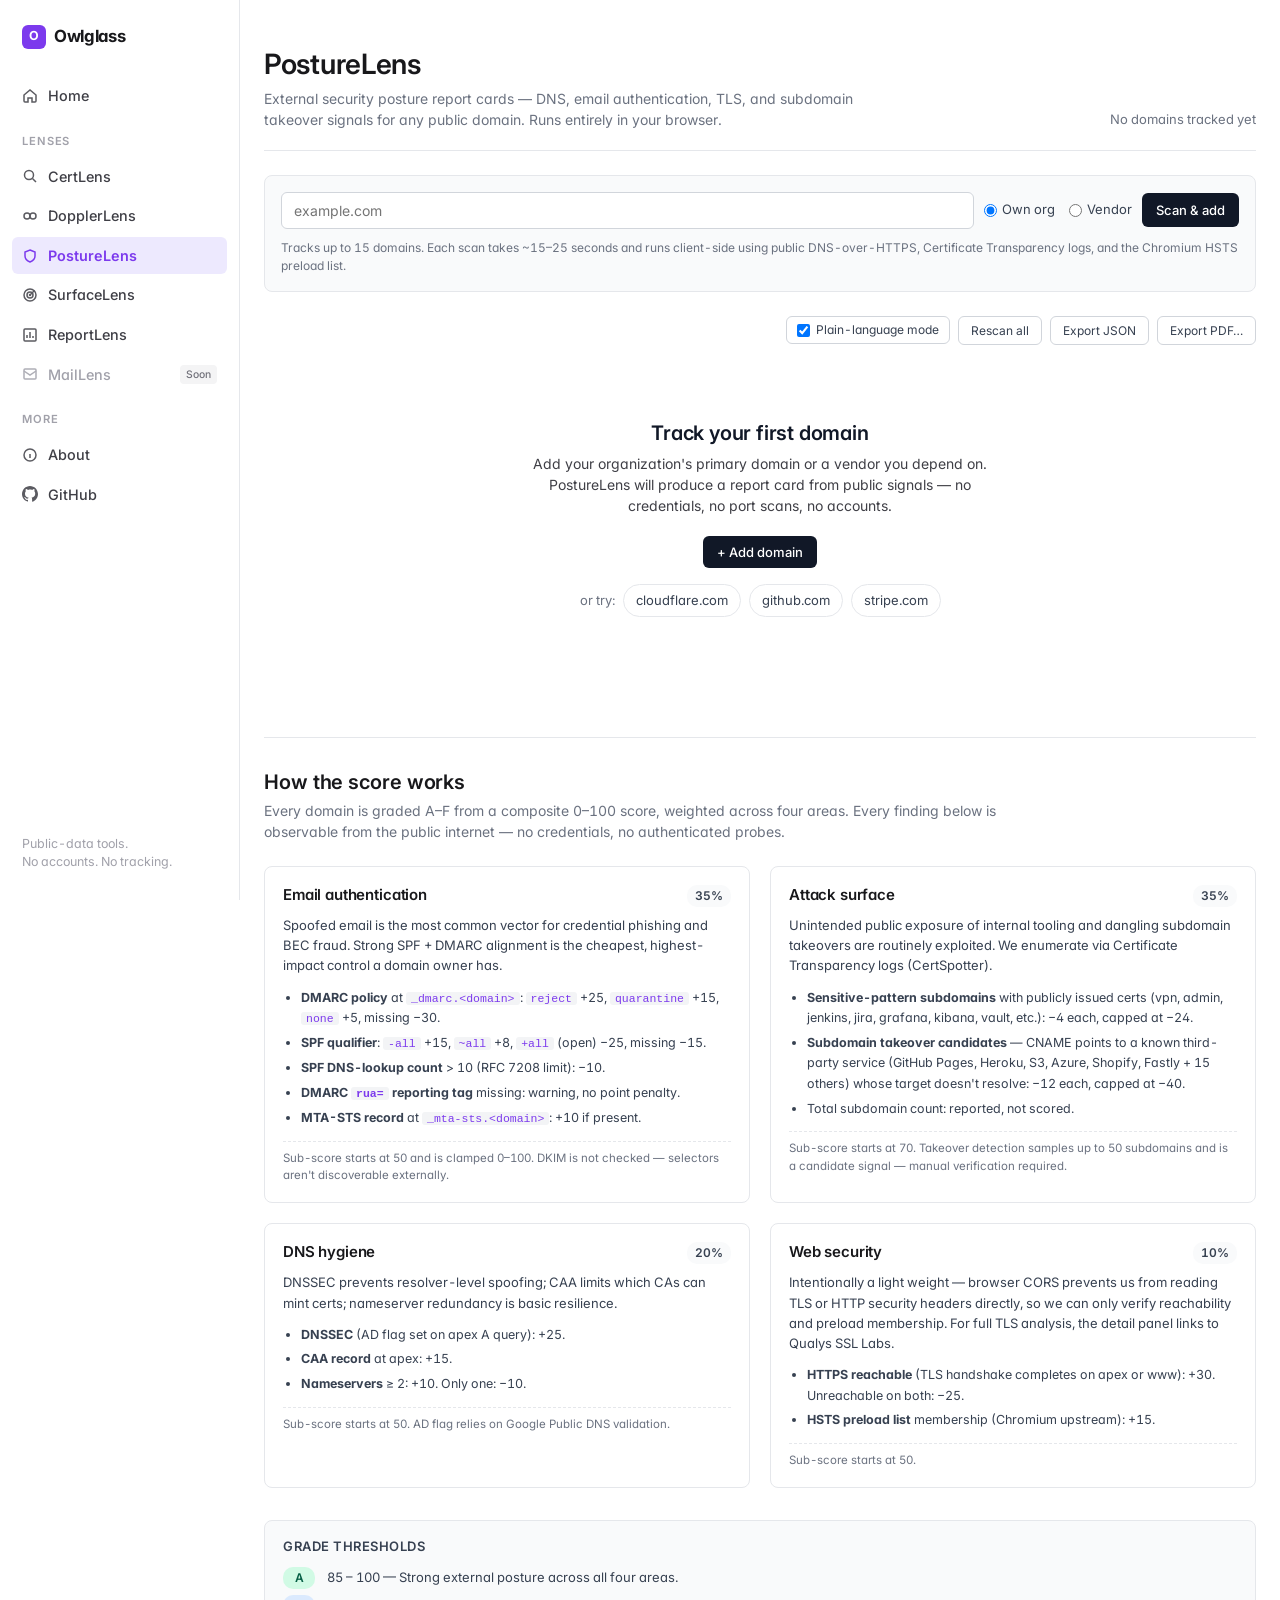
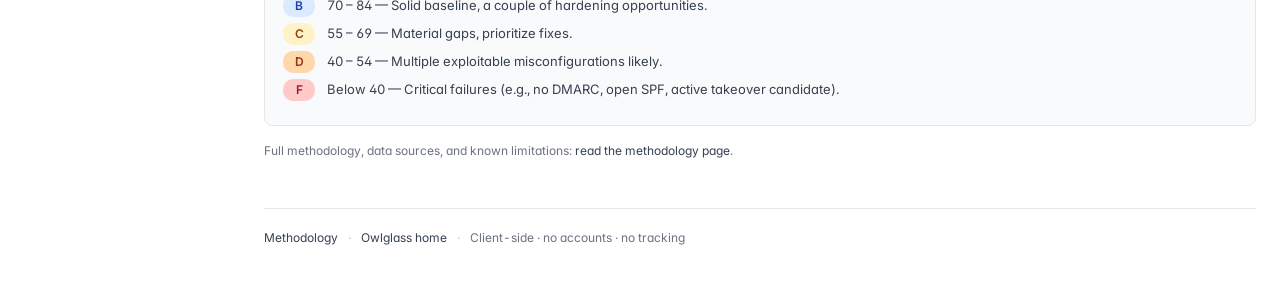
<file: posturelens/index.html>
<!doctype html>
<html lang="en">
<head>
<meta charset="utf-8">
<title>PostureLens · Owlglass</title>
<meta name="description" content="External security posture report cards — DNS, email auth, TLS, and subdomain takeover signals for any domain. Free, client-side, no accounts.">
<meta name="viewport" content="width=device-width,initial-scale=1">
<link rel="preconnect" href="https://fonts.googleapis.com">
<link rel="preconnect" href="https://fonts.gstatic.com" crossorigin>
<link rel="stylesheet" href="https://fonts.googleapis.com/css2?family=Inter:wght@400;500;600;700&display=swap">
<link rel="stylesheet" href="/assets/style.css">
<style>
  :root{
    --bg:#ffffff; --fg:#111827; --muted:#6b7280; --border:#e5e7eb;
    --soft:#f9fafb; --soft2:#f3f4f6;
    --ok:#065f46; --ok-bg:#d1fae5;
    --info:#1e40af; --info-bg:#dbeafe;
    --warn:#92400e; --warn-bg:#fef3c7;
    --high:#9a3412; --high-bg:#fed7aa;
    --crit:#991b1b; --crit-bg:#fecaca;
    --accent:#111827;
  }
  *{box-sizing:border-box}
  body{margin:0;font-family:Inter,system-ui,-apple-system,Segoe UI,Roboto,sans-serif;color:var(--fg);background:var(--bg);line-height:1.5;-webkit-font-smoothing:antialiased}
  .pl-wrap{max-width:1100px;margin:0 auto;padding:24px}

  /* Header */
  .pl-header{display:flex;justify-content:space-between;align-items:flex-end;gap:24px;padding:24px 0 20px;border-bottom:1px solid var(--border);margin-bottom:24px;flex-wrap:wrap}
  .pl-header h1{font-size:28px;font-weight:600;margin:0 0 6px;letter-spacing:-0.01em}
  .pl-tagline{margin:0;color:var(--muted);font-size:14px;max-width:640px}
  .pl-header-meta{display:flex;align-items:center;gap:14px;font-size:13px;flex-wrap:wrap}
  .pl-meta-summary{color:var(--muted)}
  .pl-meta-summary .pl-warn-text{color:#b45309;font-weight:500}
  .pl-meta-summary .pl-crit-text{color:#b91c1c;font-weight:500}
  .pl-add-btn{background:var(--accent);color:#fff;border:0;padding:8px 14px;border-radius:6px;font-size:13px;font-weight:500;cursor:pointer;font-family:inherit}
  .pl-add-btn:hover{background:#000}

  /* Add panel */
  .pl-add-panel{background:var(--soft);border:1px solid var(--border);border-radius:8px;padding:16px;margin-bottom:24px}
  .pl-add-row{display:flex;gap:10px;align-items:center;flex-wrap:wrap}
  .pl-add-row input[type=text]{flex:1;min-width:220px;padding:9px 12px;border:1px solid #d1d5db;border-radius:6px;font-size:14px;font-family:inherit;background:#fff}
  .pl-add-row input[type=text]:focus{outline:2px solid #111827;outline-offset:-1px;border-color:transparent}
  .pl-type-toggle{display:flex;gap:14px;font-size:13px;color:#374151}
  .pl-type-toggle label{display:flex;align-items:center;gap:5px;cursor:pointer}
  .pl-btn-primary{background:var(--accent);color:#fff;border:0;padding:9px 14px;border-radius:6px;font-size:13px;cursor:pointer;font-family:inherit;font-weight:500}
  .pl-btn-primary:hover{background:#000}
  .pl-btn-primary:disabled{opacity:0.5;cursor:not-allowed}
  .pl-btn-ghost{background:transparent;border:1px solid #d1d5db;padding:9px 14px;border-radius:6px;font-size:13px;cursor:pointer;color:#374151;font-family:inherit}
  .pl-btn-ghost:hover{background:#fff}
  .pl-add-help{margin-top:10px;font-size:12px;color:var(--muted)}
  .pl-add-error{margin-top:8px;font-size:12px;color:#b91c1c}

  /* Toolbar */
  .pl-toolbar{display:flex;justify-content:space-between;align-items:center;gap:12px;margin-bottom:12px;flex-wrap:wrap}
  .pl-toolbar-left{display:flex;gap:12px;align-items:center;font-size:13px;color:var(--muted)}
  .pl-toolbar-right{display:flex;gap:8px;align-items:center}
  .pl-btn-sm{background:#fff;border:1px solid #d1d5db;padding:6px 12px;border-radius:6px;font-size:12px;cursor:pointer;color:#374151;font-family:inherit}
  .pl-btn-sm:hover{background:var(--soft)}
  .pl-btn-sm:disabled{opacity:0.5;cursor:not-allowed}
  .pl-toggle{display:inline-flex;align-items:center;gap:6px;font-size:12px;color:#374151;cursor:pointer;user-select:none;padding:4px 10px;border:1px solid #d1d5db;border-radius:6px;background:#fff}
  .pl-toggle:hover{background:var(--soft)}
  .pl-toggle input{margin:0;cursor:pointer}

  /* Table */
  .pl-table-wrap{border:1px solid var(--border);border-radius:8px;overflow:hidden;background:#fff}
  .pl-table{width:100%;border-collapse:collapse;font-size:13px}
  .pl-table thead th{background:var(--soft);text-align:left;padding:10px 14px;font-weight:600;color:#374151;border-bottom:1px solid var(--border);font-size:12px;text-transform:uppercase;letter-spacing:0.03em;cursor:pointer;user-select:none}
  .pl-table thead th .sort-ind{opacity:0.4;margin-left:4px;font-size:10px}
  .pl-table thead th.sorted .sort-ind{opacity:1}
  .pl-table tbody td{padding:12px 14px;border-bottom:1px solid var(--border);vertical-align:middle}
  .pl-table tbody tr:last-child td{border-bottom:0}
  .pl-table tbody tr.summary-row{cursor:pointer}
  .pl-table tbody tr.summary-row:hover{background:#fafafa}
  .pl-domain{font-weight:500;color:var(--fg)}
  .pl-type-badge{display:inline-block;font-size:10px;padding:1px 6px;border-radius:10px;margin-left:6px;font-weight:500;text-transform:uppercase;letter-spacing:0.04em}
  .pl-type-own{background:var(--info-bg);color:var(--info)}
  .pl-type-vendor{background:#ede9fe;color:#5b21b6}

  /* Grade pill */
  .grade-pill{display:inline-block;padding:2px 10px;border-radius:10px;font-weight:600;font-size:12px;min-width:28px;text-align:center}
  .g-A{background:var(--ok-bg);color:var(--ok)}
  .g-B{background:var(--info-bg);color:var(--info)}
  .g-C{background:var(--warn-bg);color:var(--warn)}
  .g-D{background:var(--high-bg);color:var(--high)}
  .g-F{background:var(--crit-bg);color:var(--crit)}
  .g-pending{background:var(--soft2);color:var(--muted)}

  .pl-score{display:inline-flex;align-items:baseline;gap:6px;font-variant-numeric:tabular-nums}
  .pl-score-num{font-weight:500}
  .pl-delta{font-size:11px;color:var(--muted)}
  .pl-delta.up{color:var(--ok)}
  .pl-delta.down{color:var(--crit)}

  .pl-flags{display:inline-flex;gap:4px}
  .pl-flag{font-size:11px;padding:1px 6px;border-radius:10px;font-weight:500}
  .pl-flag.crit{background:var(--crit-bg);color:var(--crit)}
  .pl-flag.high{background:var(--high-bg);color:var(--high)}
  .pl-flag.warn{background:var(--warn-bg);color:var(--warn)}

  .pl-time{color:var(--muted);font-size:12px;white-space:nowrap;font-variant-numeric:tabular-nums}

  .pl-row-actions{display:flex;gap:4px;justify-content:flex-end;opacity:0;transition:opacity 0.15s}
  .pl-table tbody tr:hover .pl-row-actions{opacity:1}
  .pl-icon-btn{background:transparent;border:0;padding:4px 6px;cursor:pointer;color:var(--muted);font-size:13px;border-radius:4px;font-family:inherit}
  .pl-icon-btn:hover{background:var(--soft);color:var(--fg)}

  /* Detail row */
  .pl-detail-row td{background:#fbfbfc;padding:0!important;border-bottom:1px solid var(--border)}
  .pl-detail{padding:20px 24px;display:grid;grid-template-columns:1fr 1fr;gap:24px}
  .pl-detail h4{margin:0 0 10px;font-size:12px;text-transform:uppercase;letter-spacing:0.05em;color:var(--muted);font-weight:600}

  .pl-detail-controls{grid-column:1/-1;display:flex;justify-content:space-between;align-items:center;gap:10px;margin-bottom:-6px;flex-wrap:wrap}
  .pl-detail-controls .pl-btn-link{background:none;border:0;color:#374151;font-size:12px;cursor:pointer;text-decoration:underline;text-underline-offset:2px;padding:0;font-family:inherit}
  .pl-detail-controls .pl-btn-link:hover{color:#111827}

  /* What's working well callout */
  .pl-wins{grid-column:1/-1;background:var(--ok-bg);border:1px solid #a7f3d0;border-radius:6px;padding:10px 14px;font-size:12.5px;color:var(--ok);display:flex;gap:10px;align-items:flex-start;flex-wrap:wrap}
  .pl-wins-label{font-weight:600;text-transform:uppercase;letter-spacing:0.04em;font-size:11px;flex-shrink:0;padding-top:2px}
  .pl-wins-list{flex:1;color:#065f46}
  .pl-wins-list .pl-win-item{display:inline}
  .pl-wins-list .pl-win-item + .pl-win-item::before{content:" · ";color:#6ee7b7;margin:0 2px}
  .pl-wins-toggle{background:none;border:0;color:var(--ok);text-decoration:underline;text-underline-offset:2px;font-size:11.5px;cursor:pointer;padding:0;font-family:inherit;margin-left:6px}
  .pl-wins-toggle:hover{color:#064e3b}

  /* Finding cards */
  .pl-findings-list{display:flex;flex-direction:column;gap:8px;font-size:13px}
  .pl-finding{border:1px solid transparent;border-radius:6px;overflow:hidden;background:#fff}
  .pl-finding.crit{border-color:#fca5a5;background:#fff5f5}
  .pl-finding.high{border-color:#fdba74;background:#fff7ed}
  .pl-finding.warn{border-color:#fcd34d;background:#fffbeb}
  .pl-finding.info{border-color:#93c5fd;background:#eff6ff}
  .pl-finding.ok{border-color:#86efac;background:#f0fdf4}

  .pl-fhead{display:flex;gap:10px;align-items:flex-start;padding:9px 11px;cursor:default}
  .pl-fhead.expandable{cursor:pointer}
  .pl-fhead.expandable:hover{background:rgba(0,0,0,0.02)}
  .pl-fchip{font-size:10px;font-weight:700;text-transform:uppercase;letter-spacing:0.05em;padding:2px 7px;border-radius:10px;flex-shrink:0;white-space:nowrap}
  .pl-finding.crit .pl-fchip{background:var(--crit-bg);color:var(--crit)}
  .pl-finding.high .pl-fchip{background:var(--high-bg);color:var(--high)}
  .pl-finding.warn .pl-fchip{background:var(--warn-bg);color:var(--warn)}
  .pl-finding.info .pl-fchip{background:var(--info-bg);color:var(--info)}
  .pl-finding.ok   .pl-fchip{background:var(--ok-bg);color:var(--ok)}
  .pl-fbody{flex:1;min-width:0}
  .pl-fsevlabel{font-size:10.5px;color:#6b7280;text-transform:none;letter-spacing:0;margin-bottom:2px;font-weight:500}
  .pl-finding.crit .pl-fsevlabel{color:#991b1b}
  .pl-finding.high .pl-fsevlabel{color:#9a3412}
  .pl-finding.warn .pl-fsevlabel{color:#92400e}
  .pl-finding.info .pl-fsevlabel{color:#1e40af}
  .pl-finding.ok   .pl-fsevlabel{color:#065f46}
  .pl-fobserved{color:#1f2937;font-size:13px;line-height:1.45}
  .pl-fexpander{flex-shrink:0;font-size:11.5px;color:#374151;background:transparent;border:0;cursor:pointer;padding:2px 6px;border-radius:4px;font-family:inherit;white-space:nowrap;align-self:flex-start}
  .pl-fexpander:hover{background:rgba(0,0,0,0.05)}
  .pl-fexpander .chev{display:inline-block;margin-left:3px;font-size:9px;transition:transform 0.15s}
  .pl-finding.expanded .pl-fexpander .chev{transform:rotate(180deg)}

  .pl-fexplain{padding:0 11px 12px 11px;border-top:1px dashed rgba(0,0,0,0.08);margin-top:0;display:none}
  .pl-finding.expanded .pl-fexplain{display:block}
  .pl-fexplain h5{margin:10px 0 4px;font-size:11px;text-transform:uppercase;letter-spacing:0.05em;color:#6b7280;font-weight:600}
  .pl-fexplain p{margin:0 0 8px;font-size:12.5px;line-height:1.55;color:#1f2937}
  .pl-fexplain p:last-child{margin-bottom:0}
  .pl-fexplain ol{margin:4px 0 8px 18px;padding:0;font-size:12.5px;line-height:1.55;color:#1f2937}
  .pl-fexplain ol li{margin-bottom:4px}
  .pl-fexplain code{background:rgba(0,0,0,0.06);padding:0 5px;border-radius:3px;font-size:11.5px;font-family:ui-monospace,Menlo,monospace}
  .pl-fmeta{display:flex;gap:18px;flex-wrap:wrap;margin-top:10px;font-size:11.5px;color:#4b5563}
  .pl-fmeta div{display:flex;flex-direction:column;gap:1px}
  .pl-fmeta strong{font-size:10px;text-transform:uppercase;letter-spacing:0.04em;color:#6b7280;font-weight:600}

  .pl-subscores{display:grid;grid-template-columns:1fr;gap:8px}
  .pl-subscore{display:flex;align-items:center;gap:10px;font-size:13px}
  .pl-subscore-label{width:100px;color:#374151}
  .pl-subscore-bar{flex:1;height:6px;background:var(--soft2);border-radius:3px;overflow:hidden}
  .pl-subscore-fill{height:100%;background:var(--accent);border-radius:3px;transition:width 0.3s}
  .pl-subscore-val{width:40px;text-align:right;font-variant-numeric:tabular-nums;color:var(--muted);font-size:12px}

  .pl-detail-actions{grid-column:1/-1;display:flex;gap:8px;flex-wrap:wrap;padding-top:8px;border-top:1px solid var(--border);margin-top:8px}

  .pl-raw{margin-top:14px;font-size:11px;color:var(--muted);font-family:ui-monospace,Menlo,monospace;background:#fff;border:1px solid var(--border);border-radius:5px;padding:10px;max-height:160px;overflow:auto;white-space:pre-wrap;word-break:break-all}

  /* History panel */
  .pl-history{margin-top:18px}
  .pl-history h4{margin:0 0 10px;font-size:12px;text-transform:uppercase;letter-spacing:0.05em;color:var(--muted);font-weight:600}
  .pl-history-list{display:flex;flex-direction:column;gap:6px}
  .pl-history-item{display:flex;align-items:center;gap:10px;padding:8px 10px;background:#fff;border:1px solid var(--border);border-radius:5px;font-size:12.5px;flex-wrap:wrap}
  .pl-history-item.current{border-color:#9ca3af}
  .pl-history-when{color:var(--muted);min-width:130px;font-variant-numeric:tabular-nums}
  .pl-history-score{font-weight:500;font-variant-numeric:tabular-nums;min-width:32px}
  .pl-history-delta{font-size:11px;min-width:60px;font-variant-numeric:tabular-nums}
  .pl-history-delta.up{color:var(--ok)}
  .pl-history-delta.down{color:var(--crit)}
  .pl-history-delta.flat{color:var(--muted)}
  .pl-history-changes{color:#374151;font-size:12px;flex:1;min-width:200px}
  .pl-history-changes .pl-chg-add{color:var(--crit);font-weight:500}
  .pl-history-changes .pl-chg-rem{color:var(--ok);font-weight:500}
  .pl-history-empty{font-size:12px;color:var(--muted);padding:8px 0}
  .pl-history-del{background:transparent;border:0;color:#9ca3af;cursor:pointer;font-size:14px;padding:2px 6px;border-radius:4px;font-family:inherit;line-height:1}
  .pl-history-del:hover{color:#b91c1c;background:#fee2e2}
  .pl-history-confirm{display:inline-flex;align-items:center;gap:6px;font-size:11px;color:#b91c1c}
  .pl-history-confirm button{background:transparent;border:0;cursor:pointer;font-size:11px;font-family:inherit;padding:2px 6px;border-radius:3px}
  .pl-history-confirm .yes{color:#b91c1c;font-weight:600}
  .pl-history-confirm .yes:hover{background:#fee2e2}
  .pl-history-confirm .no{color:#6b7280}
  .pl-history-confirm .no:hover{background:var(--soft)}
  .pl-history-warn{font-size:10.5px;color:#92400e;margin-left:4px}

  /* Empty state */
  .pl-empty{text-align:center;padding:64px 20px;color:var(--muted)}
  .pl-empty h2{margin:0 0 8px;color:var(--fg);font-weight:600;font-size:20px}
  .pl-empty p{margin:0 0 20px;font-size:14px;max-width:480px;margin-left:auto;margin-right:auto}
  .pl-empty-examples{display:flex;gap:8px;justify-content:center;flex-wrap:wrap;margin-top:16px;font-size:13px}
  .pl-empty-examples a{color:#374151;text-decoration:none;padding:6px 12px;border:1px solid var(--border);border-radius:20px;background:#fff}
  .pl-empty-examples a:hover{background:var(--soft)}

  /* Status */
  .pl-status{font-size:12px;color:var(--muted);min-height:18px}
  .pl-status.busy::before{content:"";display:inline-block;width:8px;height:8px;border-radius:50%;background:#f59e0b;margin-right:6px;animation:pulse 1.2s ease-in-out infinite}
  @keyframes pulse{0%,100%{opacity:0.3}50%{opacity:1}}

  /* Explainer */
  .pl-explain{margin-top:56px;padding-top:32px;border-top:1px solid var(--border)}
  .pl-explain-title{font-size:20px;font-weight:600;margin:0 0 6px;letter-spacing:-0.005em}
  .pl-explain-lede{margin:0 0 24px;color:var(--muted);font-size:14px;max-width:760px}
  .pl-explain-grid{display:grid;grid-template-columns:1fr 1fr;gap:20px;margin-bottom:32px}
  .pl-explain-card{border:1px solid var(--border);border-radius:8px;padding:18px;background:#fff}
  .pl-explain-head{display:flex;justify-content:space-between;align-items:baseline;margin-bottom:8px}
  .pl-explain-head h3{margin:0;font-size:15px;font-weight:600}
  .pl-explain-weight{font-size:12px;font-weight:600;color:#374151;background:var(--soft);padding:2px 8px;border-radius:10px}
  .pl-explain-why{margin:0 0 12px;font-size:13px;color:#374151;line-height:1.55}
  .pl-explain-list{margin:0 0 12px;padding-left:18px;font-size:12.5px;color:#374151;line-height:1.65}
  .pl-explain-list li{margin-bottom:4px}
  .pl-explain-list code{background:var(--soft2);padding:0 5px;border-radius:3px;font-size:11.5px;font-family:ui-monospace,Menlo,monospace}
  .pl-explain-note{margin:0;font-size:11.5px;color:var(--muted);padding-top:8px;border-top:1px dashed var(--border)}
  .pl-explain-grades{background:var(--soft);border:1px solid var(--border);border-radius:8px;padding:18px;margin-bottom:16px}
  .pl-explain-grades h3{margin:0 0 12px;font-size:13px;font-weight:600;text-transform:uppercase;letter-spacing:0.04em;color:#374151}
  .pl-grade-row{display:flex;align-items:center;gap:12px;font-size:13px;margin-bottom:6px;color:#374151}
  .pl-grade-row .grade-pill{flex-shrink:0;width:32px}
  .pl-explain-footnote{font-size:12px;color:var(--muted);margin:8px 0 0}
  .pl-explain-footnote a{color:#374151}

  /* Footer */
  .pl-footer{margin-top:48px;padding:20px 0;border-top:1px solid var(--border);font-size:12px;color:var(--muted);display:flex;gap:10px;align-items:center;flex-wrap:wrap}
  .pl-footer a{color:#374151;text-decoration:none}
  .pl-footer a:hover{text-decoration:underline}
  .pl-sep{opacity:0.5}

  /* PDF export modal */
  .pl-modal-bg{position:fixed;inset:0;background:rgba(17,24,39,0.5);display:flex;align-items:center;justify-content:center;z-index:100}
  .pl-modal{background:#fff;border-radius:10px;padding:24px;max-width:480px;width:92%;box-shadow:0 20px 60px rgba(0,0,0,0.25)}
  .pl-modal h3{margin:0 0 4px;font-size:18px;font-weight:600}
  .pl-modal p{margin:0 0 16px;font-size:13px;color:var(--muted)}
  .pl-modal fieldset{border:0;padding:0;margin:0 0 14px}
  .pl-modal legend{font-size:11px;text-transform:uppercase;letter-spacing:0.05em;color:#374151;font-weight:600;margin-bottom:6px;padding:0}
  .pl-modal .pl-opt{display:flex;align-items:flex-start;gap:8px;padding:9px 11px;border:1px solid var(--border);border-radius:6px;margin-bottom:6px;cursor:pointer;font-size:13px}
  .pl-modal .pl-opt:hover{background:var(--soft)}
  .pl-modal .pl-opt input{margin-top:3px;flex-shrink:0}
  .pl-modal .pl-opt-body{flex:1}
  .pl-modal .pl-opt-title{font-weight:500;color:#111827}
  .pl-modal .pl-opt-desc{font-size:11.5px;color:var(--muted);margin-top:2px;line-height:1.45}
  .pl-modal .pl-modal-actions{display:flex;gap:8px;justify-content:flex-end;margin-top:8px}

  /* =================================================
     Print container — hidden on screen, shown only
     when window.print() is invoked.
     ================================================= */
  #pl-print-root{display:none}

  @media print {
    /* Hide everything on the page during print, show only #pl-print-root */
    body * { visibility: hidden !important; }
    #pl-print-root, #pl-print-root * { visibility: visible !important; }
    #pl-print-root { display: block !important; position: absolute; left:0; top:0; width:100%; }

    @page { size: A4; margin: 18mm 16mm 22mm 16mm; }

    /* Re-enable color rendering for severity chips and grade pills */
    * { -webkit-print-color-adjust: exact !important; print-color-adjust: exact !important; }

    .pdf-domain-page { page-break-before: always; padding-top: 4mm; }
    .pdf-domain-page:first-of-type { page-break-before: auto; }
    .pdf-finding-card { page-break-inside: avoid; }
    .pdf-priorities-item { page-break-inside: avoid; }
    .pdf-section { page-break-inside: avoid; }
  }

  /* =================================================
     Print-container content styles
     (used when printing; render mostly hidden on screen
     via #pl-print-root display:none above)
     ================================================= */
  .pdf-body { font-family: Inter, system-ui, sans-serif; color: #111827; font-size: 11pt; line-height: 1.5; }
  .pdf-cover { padding: 0 0 20mm 0; }
  .pdf-cover h1 { font-size: 26pt; margin: 0 0 4mm; font-weight: 600; letter-spacing: -0.01em; }
  .pdf-cover .pdf-cover-sub { color: #6b7280; font-size: 11pt; margin: 0 0 12mm; }
  .pdf-cover-stats { display: grid; grid-template-columns: 1fr 1fr 1fr 1fr; gap: 8mm; margin-bottom: 12mm; }
  .pdf-cover-stat { border: 1px solid #e5e7eb; border-radius: 6px; padding: 5mm; }
  .pdf-cover-stat .num { font-size: 22pt; font-weight: 600; margin: 0; line-height: 1; }
  .pdf-cover-stat .lbl { font-size: 9pt; color: #6b7280; margin-top: 2mm; text-transform: uppercase; letter-spacing: 0.04em; }
  .pdf-cover-grade-strip { display: flex; gap: 4mm; margin: 4mm 0 10mm; }
  .pdf-cover-grade-strip .gseg { flex: 1; text-align: center; padding: 3mm 0; border-radius: 4px; font-size: 10pt; font-weight: 600; }
  .pdf-cover-table { width: 100%; border-collapse: collapse; font-size: 10pt; }
  .pdf-cover-table th, .pdf-cover-table td { text-align: left; padding: 3mm 4mm; border-bottom: 1px solid #e5e7eb; }
  .pdf-cover-table th { font-size: 8.5pt; text-transform: uppercase; letter-spacing: 0.04em; color: #6b7280; font-weight: 600; }

  .pdf-domain-page h2 { font-size: 20pt; margin: 0 0 1mm; font-weight: 600; letter-spacing: -0.005em; }
  .pdf-domain-page .pdf-sub-meta { color: #6b7280; font-size: 10pt; margin: 0 0 6mm; }

  .pdf-header-band { display: flex; justify-content: space-between; align-items: flex-end; gap: 6mm; padding-bottom: 4mm; border-bottom: 1px solid #e5e7eb; margin-bottom: 6mm; }
  .pdf-header-band .pdf-grade-block { text-align: right; }
  .pdf-header-band .pdf-grade-letter { font-size: 36pt; font-weight: 700; line-height: 1; padding: 2mm 6mm; border-radius: 8px; display: inline-block; }
  .pdf-header-band .pdf-grade-letter.g-A { background:#d1fae5; color:#065f46; }
  .pdf-header-band .pdf-grade-letter.g-B { background:#dbeafe; color:#1e40af; }
  .pdf-header-band .pdf-grade-letter.g-C { background:#fef3c7; color:#92400e; }
  .pdf-header-band .pdf-grade-letter.g-D { background:#fed7aa; color:#9a3412; }
  .pdf-header-band .pdf-grade-letter.g-F { background:#fecaca; color:#991b1b; }
  .pdf-header-band .pdf-score-line { font-size: 10pt; color: #6b7280; margin-top: 2mm; }

  .pdf-section { margin-bottom: 7mm; }
  .pdf-section-title { font-size: 9pt; text-transform: uppercase; letter-spacing: 0.05em; color: #6b7280; font-weight: 600; margin: 0 0 3mm; }
  .pdf-summary-para { font-size: 11pt; line-height: 1.55; margin: 0; }

  .pdf-subscores { display: grid; grid-template-columns: 1fr; gap: 4mm; }
  .pdf-subscore-row { border: 1px solid #e5e7eb; border-radius: 5px; padding: 3mm 4mm; }
  .pdf-subscore-head { display: flex; justify-content: space-between; align-items: baseline; margin-bottom: 2mm; }
  .pdf-subscore-name { font-weight: 600; font-size: 10.5pt; }
  .pdf-subscore-num  { font-variant-numeric: tabular-nums; color: #374151; font-size: 11pt; font-weight: 500; }
  .pdf-subscore-bar  { width: 100%; height: 5px; background: #f3f4f6; border-radius: 3px; overflow: hidden; margin-bottom: 2mm; }
  .pdf-subscore-fill { height: 100%; background: #111827; }
  .pdf-subscore-note { font-size: 9.5pt; color: #4b5563; line-height: 1.5; margin: 0; }

  .pdf-priorities-list { display: flex; flex-direction: column; gap: 4mm; }
  .pdf-priorities-item { border: 1px solid #e5e7eb; border-left-width: 4px; border-radius: 5px; padding: 3mm 4mm; }
  .pdf-priorities-item.crit { border-left-color: #991b1b; }
  .pdf-priorities-item.high { border-left-color: #9a3412; }
  .pdf-priorities-item .pdf-pri-title { font-weight: 600; font-size: 11pt; margin: 0 0 1mm; }
  .pdf-priorities-item .pdf-pri-sev { font-size: 9pt; text-transform: uppercase; letter-spacing: 0.04em; font-weight: 600; margin-bottom: 2mm; }
  .pdf-priorities-item.crit .pdf-pri-sev { color: #991b1b; }
  .pdf-priorities-item.high .pdf-pri-sev { color: #9a3412; }
  .pdf-priorities-item .pdf-pri-line { font-size: 10pt; line-height: 1.5; margin: 0 0 2mm; color: #1f2937; }
  .pdf-priorities-item .pdf-pri-meta { font-size: 9pt; color: #6b7280; }
  .pdf-priorities-item .pdf-pri-meta strong { color: #374151; font-weight: 500; }

  .pdf-wins { background: #f0fdf4; border: 1px solid #a7f3d0; border-radius: 5px; padding: 3mm 4mm; font-size: 10pt; color: #065f46; }
  .pdf-wins strong { display: block; font-size: 9pt; text-transform: uppercase; letter-spacing: 0.04em; margin-bottom: 1mm; font-weight: 600; }

  .pdf-trend-list { display: flex; gap: 3mm; flex-wrap: wrap; margin-bottom: 3mm; }
  .pdf-trend-cell { border: 1px solid #e5e7eb; border-radius: 4px; padding: 2mm 3mm; font-size: 9pt; display: flex; gap: 2mm; align-items: center; }
  .pdf-trend-cell .gp { font-size: 8.5pt; padding: 1px 5px; border-radius: 8px; font-weight: 600; }
  .pdf-trend-cell .gp.g-A { background:#d1fae5; color:#065f46; }
  .pdf-trend-cell .gp.g-B { background:#dbeafe; color:#1e40af; }
  .pdf-trend-cell .gp.g-C { background:#fef3c7; color:#92400e; }
  .pdf-trend-cell .gp.g-D { background:#fed7aa; color:#9a3412; }
  .pdf-trend-cell .gp.g-F { background:#fecaca; color:#991b1b; }
  .pdf-trend-summary { font-size: 10pt; color: #1f2937; margin: 0; }

  .pdf-footer-line { font-size: 8.5pt; color: #9ca3af; margin-top: 8mm; padding-top: 3mm; border-top: 1px solid #e5e7eb; }

  /* Technical-mode finding cards (printed) */
  .pdf-finding-card { border: 1px solid #e5e7eb; border-left-width: 4px; border-radius: 5px; padding: 3mm 4mm; margin-bottom: 3mm; }
  .pdf-finding-card.crit { border-left-color: #991b1b; }
  .pdf-finding-card.high { border-left-color: #9a3412; }
  .pdf-finding-card.warn { border-left-color: #92400e; }
  .pdf-finding-card.info { border-left-color: #1e40af; }
  .pdf-finding-card.ok   { border-left-color: #065f46; }
  .pdf-finding-card .pdf-fc-title { font-weight: 600; font-size: 11pt; margin: 0 0 1mm; }
  .pdf-finding-card .pdf-fc-sev { font-size: 9pt; text-transform: uppercase; letter-spacing: 0.04em; font-weight: 600; margin-bottom: 2mm; }
  .pdf-finding-card.crit .pdf-fc-sev { color:#991b1b; }
  .pdf-finding-card.high .pdf-fc-sev { color:#9a3412; }
  .pdf-finding-card.warn .pdf-fc-sev { color:#92400e; }
  .pdf-finding-card.info .pdf-fc-sev { color:#1e40af; }
  .pdf-finding-card.ok   .pdf-fc-sev { color:#065f46; }
  .pdf-finding-card .pdf-fc-obs { font-size: 10pt; color: #1f2937; margin: 0 0 3mm; line-height: 1.5; }
  .pdf-finding-card h6 { font-size: 8.5pt; text-transform: uppercase; letter-spacing: 0.04em; color: #6b7280; font-weight: 600; margin: 2mm 0 1mm; }
  .pdf-finding-card p { font-size: 10pt; line-height: 1.55; margin: 0 0 2mm; color: #1f2937; }
  .pdf-finding-card ol { font-size: 10pt; line-height: 1.55; margin: 1mm 0 2mm 5mm; padding: 0; }
  .pdf-finding-card code { background: #f3f4f6; padding: 0 4px; border-radius: 3px; font-size: 9pt; }
  .pdf-finding-card .pdf-fc-meta { display: flex; gap: 6mm; flex-wrap: wrap; font-size: 9pt; color: #4b5563; margin-top: 2mm; }
  .pdf-finding-card .pdf-fc-meta strong { display: block; color: #6b7280; font-size: 8pt; text-transform: uppercase; letter-spacing: 0.04em; font-weight: 600; }
  .pdf-raw { font-family: ui-monospace, Menlo, monospace; font-size: 8.5pt; color: #4b5563; background: #f9fafb; border: 1px solid #e5e7eb; border-radius: 4px; padding: 3mm; white-space: pre-wrap; word-break: break-all; }
  .pdf-history-table { width: 100%; border-collapse: collapse; font-size: 9.5pt; }
  .pdf-history-table th, .pdf-history-table td { text-align: left; padding: 2mm 3mm; border-bottom: 1px solid #e5e7eb; }
  .pdf-history-table th { font-size: 8.5pt; text-transform: uppercase; letter-spacing: 0.04em; color: #6b7280; font-weight: 600; }

  @media (max-width:780px){
    .pl-explain-grid{grid-template-columns:1fr}
  }
  @media (max-width:720px){
    .pl-detail{grid-template-columns:1fr}
    .pl-table thead th:nth-child(4),
    .pl-table tbody td:nth-child(4){display:none}
    .pl-row-actions{opacity:1}
  }
</style>
</head>
<body>

<div class="app">
  <div id="sidebar-slot"></div>
  <main class="content">
    <div class="pl-wrap">

      <header class="pl-header">
        <div>
          <h1>PostureLens</h1>
          <p class="pl-tagline">External security posture report cards — DNS, email authentication, TLS, and subdomain takeover signals for any public domain. Runs entirely in your browser.</p>
        </div>
        <div class="pl-header-meta">
          <span id="pl-meta-summary" class="pl-meta-summary">No domains tracked yet</span>
        </div>
      </header>

      <section id="pl-add-panel" class="pl-add-panel">
        <div class="pl-add-row">
          <input id="domainInput" type="text" placeholder="example.com" autocomplete="off" spellcheck="false" />
          <div class="pl-type-toggle">
            <label><input type="radio" name="domainType" value="own" checked> Own org</label>
            <label><input type="radio" name="domainType" value="vendor"> Vendor</label>
          </div>
          <button id="pl-add-submit" type="button" class="pl-btn-primary">Scan &amp; add</button>
        </div>
        <div class="pl-add-help">Tracks up to 15 domains. Each scan takes ~15–25 seconds and runs client-side using public DNS-over-HTTPS, Certificate Transparency logs, and the Chromium HSTS preload list.</div>
        <div id="pl-add-error" class="pl-add-error" hidden></div>
      </section>


      <div class="pl-toolbar">
        <div class="pl-toolbar-left">
          <span id="pl-status" class="pl-status"></span>
        </div>
        <div class="pl-toolbar-right">
          <label class="pl-toggle" title="Show plain-language explanations alongside each finding.">
            <input type="checkbox" id="pl-plain-toggle">
            Plain-language mode
          </label>
          <button id="pl-rescan-all" class="pl-btn-sm" type="button">Rescan all</button>
          <button id="pl-export" class="pl-btn-sm" type="button">Export JSON</button>
          <button id="pl-export-pdf" class="pl-btn-sm" type="button">Export PDF…</button>
        </div>
      </div>

      <div id="pl-table-container"></div>

      <section class="pl-explain">
        <h2 class="pl-explain-title">How the score works</h2>
        <p class="pl-explain-lede">Every domain is graded A–F from a composite 0–100 score, weighted across four areas. Every finding below is observable from the public internet — no credentials, no authenticated probes.</p>

        <div class="pl-explain-grid">

          <div class="pl-explain-card">
            <div class="pl-explain-head">
              <h3>Email authentication</h3>
              <span class="pl-explain-weight">35%</span>
            </div>
            <p class="pl-explain-why">Spoofed email is the most common vector for credential phishing and BEC fraud. Strong SPF + DMARC alignment is the cheapest, highest-impact control a domain owner has.</p>
            <ul class="pl-explain-list">
              <li><b>DMARC policy</b> at <code>_dmarc.&lt;domain&gt;</code>: <code>reject</code> +25, <code>quarantine</code> +15, <code>none</code> +5, missing −30.</li>
              <li><b>SPF qualifier</b>: <code>-all</code> +15, <code>~all</code> +8, <code>+all</code> (open) −25, missing −15.</li>
              <li><b>SPF DNS-lookup count</b> &gt; 10 (RFC 7208 limit): −10.</li>
              <li><b>DMARC <code>rua=</code> reporting tag</b> missing: warning, no point penalty.</li>
              <li><b>MTA-STS record</b> at <code>_mta-sts.&lt;domain&gt;</code>: +10 if present.</li>
            </ul>
            <p class="pl-explain-note">Sub-score starts at 50 and is clamped 0–100. DKIM is not checked — selectors aren't discoverable externally.</p>
          </div>

          <div class="pl-explain-card">
            <div class="pl-explain-head">
              <h3>Attack surface</h3>
              <span class="pl-explain-weight">35%</span>
            </div>
            <p class="pl-explain-why">Unintended public exposure of internal tooling and dangling subdomain takeovers are routinely exploited. We enumerate via Certificate Transparency logs (CertSpotter).</p>
            <ul class="pl-explain-list">
              <li><b>Sensitive-pattern subdomains</b> with publicly issued certs (vpn, admin, jenkins, jira, grafana, kibana, vault, etc.): −4 each, capped at −24.</li>
              <li><b>Subdomain takeover candidates</b> — CNAME points to a known third-party service (GitHub Pages, Heroku, S3, Azure, Shopify, Fastly + 15 others) whose target doesn't resolve: −12 each, capped at −40.</li>
              <li>Total subdomain count: reported, not scored.</li>
            </ul>
            <p class="pl-explain-note">Sub-score starts at 70. Takeover detection samples up to 50 subdomains and is a candidate signal — manual verification required.</p>
          </div>

          <div class="pl-explain-card">
            <div class="pl-explain-head">
              <h3>DNS hygiene</h3>
              <span class="pl-explain-weight">20%</span>
            </div>
            <p class="pl-explain-why">DNSSEC prevents resolver-level spoofing; CAA limits which CAs can mint certs; nameserver redundancy is basic resilience.</p>
            <ul class="pl-explain-list">
              <li><b>DNSSEC</b> (AD flag set on apex A query): +25.</li>
              <li><b>CAA record</b> at apex: +15.</li>
              <li><b>Nameservers</b> ≥ 2: +10. Only one: −10.</li>
            </ul>
            <p class="pl-explain-note">Sub-score starts at 50. AD flag relies on Google Public DNS validation.</p>
          </div>

          <div class="pl-explain-card">
            <div class="pl-explain-head">
              <h3>Web security</h3>
              <span class="pl-explain-weight">10%</span>
            </div>
            <p class="pl-explain-why">Intentionally a light weight — browser CORS prevents us from reading TLS or HTTP security headers directly, so we can only verify reachability and preload membership. For full TLS analysis, the detail panel links to Qualys SSL Labs.</p>
            <ul class="pl-explain-list">
              <li><b>HTTPS reachable</b> (TLS handshake completes on apex or www): +30. Unreachable on both: −25.</li>
              <li><b>HSTS preload list</b> membership (Chromium upstream): +15.</li>
            </ul>
            <p class="pl-explain-note">Sub-score starts at 50.</p>
          </div>

        </div>

        <div class="pl-explain-grades">
          <h3>Grade thresholds</h3>
          <div class="pl-grade-row">
            <span class="grade-pill g-A">A</span><span>85 – 100 — Strong external posture across all four areas.</span>
          </div>
          <div class="pl-grade-row">
            <span class="grade-pill g-B">B</span><span>70 – 84 — Solid baseline, a couple of hardening opportunities.</span>
          </div>
          <div class="pl-grade-row">
            <span class="grade-pill g-C">C</span><span>55 – 69 — Material gaps, prioritize fixes.</span>
          </div>
          <div class="pl-grade-row">
            <span class="grade-pill g-D">D</span><span>40 – 54 — Multiple exploitable misconfigurations likely.</span>
          </div>
          <div class="pl-grade-row">
            <span class="grade-pill g-F">F</span><span>Below 40 — Critical failures (e.g., no DMARC, open SPF, active takeover candidate).</span>
          </div>
        </div>

        <p class="pl-explain-footnote">Full methodology, data sources, and known limitations: <a href="/posturelens/methodology/">read the methodology page</a>.</p>
      </section>

      <footer class="pl-footer">
        <a href="/posturelens/methodology/">Methodology</a>
        <span class="pl-sep">·</span>
        <a href="/">Owlglass home</a>
        <span class="pl-sep">·</span>
        <span>Client-side · no accounts · no tracking</span>
      </footer>

    </div>
  </main>
</div>

<!-- Hidden print container; populated by exportPdf() before window.print() -->
<div id="pl-print-root" class="pdf-body"></div>

<script src="/assets/shared.js"></script>
<script>
  if (window.Owlglass && typeof window.Owlglass.mount === 'function') {
    Owlglass.mount({ active: 'posturelens' });
  }
</script>

<script>
(function(){
'use strict';

/* =========================================================
   Constants
========================================================= */
const STORAGE_KEY = 'owlglass_posturelens_v1';
const PLAIN_LANG_KEY = 'postureLens:plainLanguage';
const HSTS_PRELOAD_URL = 'https://chromium.googlesource.com/chromium/src/+/refs/heads/main/net/http/transport_security_state_static.json?format=TEXT';
const HSTS_CACHE_KEY = 'owlglass_hsts_cache_v1';
const HSTS_CACHE_TTL_MS = 7 * 24 * 60 * 60 * 1000;
const CERTSPOTTER_API = 'https://api.certspotter.com/v1/issuances';
const DOH_URL = 'https://dns.google/resolve';
const SOFT_CAP = 15;
const SCAN_DELAY_MS = 400;
const TAKEOVER_CHECK_CAP = 50;
const SUB_WEIGHTS = { email:0.35, dns:0.20, web:0.10, surface:0.35 };
const HISTORY_CAP = 12;

const SENSITIVE_PATTERNS = [
  'vpn','admin','dev','staging','test','qa','jenkins','jira','git','gitlab',
  'backup','internal','intranet','phpmyadmin','grafana','kibana','prometheus',
  'sonar','nexus','vault','ldap','rdp','ssh','ftp','smtp','mail-internal'
];

const TAKEOVER_FINGERPRINTS = [
  { name:'GitHub Pages',     pattern:/\.github\.io\.?$/i },
  { name:'Heroku',           pattern:/\.herokudns\.com\.?$|\.herokuapp\.com\.?$/i },
  { name:'AWS S3',           pattern:/\.s3[.-].*\.amazonaws\.com\.?$|\.s3\.amazonaws\.com\.?$/i },
  { name:'AWS CloudFront',   pattern:/\.cloudfront\.net\.?$/i },
  { name:'Azure',            pattern:/\.azurewebsites\.net\.?$|\.cloudapp\.net\.?$|\.trafficmanager\.net\.?$/i },
  { name:'Shopify',          pattern:/\.myshopify\.com\.?$/i },
  { name:'Fastly',           pattern:/\.fastly\.net\.?$/i },
  { name:'Bitbucket',        pattern:/\.bitbucket\.io\.?$/i },
  { name:'Tumblr',           pattern:/\.domains\.tumblr\.com\.?$/i },
  { name:'WordPress',        pattern:/\.wordpress\.com\.?$/i },
  { name:'Surge.sh',         pattern:/\.surge\.sh\.?$/i },
  { name:'Tilda',            pattern:/\.tilda\.ws\.?$/i },
  { name:'Webflow',          pattern:/\.webflow\.io\.?$/i },
  { name:'Pantheon',         pattern:/\.pantheonsite\.io\.?$/i },
  { name:'Help Scout',       pattern:/\.helpscoutdocs\.com\.?$/i },
  { name:'Ghost',            pattern:/\.ghost\.io\.?$/i },
  { name:'Unbounce',         pattern:/\.unbouncepages\.com\.?$/i },
  { name:'Readme.io',        pattern:/\.readme\.io\.?$/i },
  { name:'Strikingly',       pattern:/\.s\.strikinglydns\.com\.?$/i },
  { name:'Smugmug',          pattern:/\.smugmug\.com\.?$/i },
  { name:'Cargo Collective', pattern:/\.cargocollective\.com\.?$/i }
];

/* =========================================================
   Finding guidance library — unchanged from previous turn
========================================================= */
const FINDING_GUIDANCE = {

  dmarc_missing: {
    title: 'DMARC policy not published',
    severityLabel: 'Critical — active risk',
    whyMatters:
      "Without DMARC, anyone on the internet can send email that appears to come from your domain, and receiving mail servers have no instruction on what to do about it. This is the mechanism behind most business email compromise (BEC) attacks, where an attacker impersonates an executive or finance contact to redirect a payment or extract sensitive information. The FBI's Internet Crime Complaint Center attributed roughly $2.9 billion in reported losses to BEC in 2023, and impersonation of trusted sending domains is the most common technique.\n\nA published DMARC policy is the single most effective control against this category of fraud, and it is generally regarded as a baseline expectation by enterprise customers, cyber insurers, and regulators.",
    howToFix:
      "Plan a phased rollout rather than a single change.\n\n1. Publish a monitoring-only policy (`p=none`) with an `rua` address that collects aggregate reports. This is non-disruptive and starts producing visibility within 24 hours.\n2. Use the reports to identify every legitimate sender (marketing platforms, ticketing systems, HR tools, finance applications) and align each one with SPF and DKIM. Two to four weeks is a reasonable window for most organizations.\n3. Move the policy to `p=quarantine` for a defined evaluation period, then to `p=reject` once the report stream is clean.\n\nA starting record looks like: `v=DMARC1; p=none; rua=mailto:dmarc-reports@yourdomain.com`. DMARC report processing is tedious to do by hand; tools such as Dmarcian, Valimail, EasyDMARC, or Postmark's DMARC Digests will materially shorten the discovery phase.",
    whoFixes: 'Email administrator or messaging team, in coordination with whoever maintains DNS.',
    timeToFix: '15 minutes for the initial DNS record. Six to twelve weeks to reach a confident p=reject.',
    vendorQuestion:
      'We observed no DMARC record at _dmarc.<domain>. Please describe your DMARC rollout plan, current policy, and the timeline to reach p=quarantine or p=reject.'
  },

  dmarc_p_none: {
    title: 'DMARC policy set to monitor only (p=none)',
    severityLabel: 'High — fix this quarter',
    whyMatters:
      "`p=none` is the correct starting point for a DMARC rollout, but it does not prevent impersonation. Reports flow in, yet a recipient receiving a spoofed message from your domain will still see it land in the inbox. Domains that remain at `p=none` indefinitely tend to do so because no one has been assigned to work through the report data. The intent of DMARC is to reach an enforcing policy.",
    howToFix:
      "Treat the current state as the discovery phase rather than the destination. Review the aggregate reports, confirm that all legitimate senders are aligned, and move the policy to `p=quarantine` once failures from known sources are at or near zero. After a stable period at `quarantine`, advance to `p=reject`. If reports have not been reviewed in several months, the practical first step is to assign an owner.",
    whoFixes: 'Email administrator, with a defined point of contact for report review.',
    timeToFix: 'A few days of analysis spread over four to eight weeks, then minutes to change the policy.',
    vendorQuestion:
      'Your DMARC policy is currently p=none (monitoring only). What is your timeline to reach an enforcing policy (p=quarantine or p=reject)?'
  },

  dmarc_p_quarantine: {
    title: 'DMARC policy set to p=quarantine',
    severityLabel: 'Warning — fix when convenient',
    whyMatters:
      "Quarantine is meaningful protection and reflects a mature rollout. The remaining gap is that a recipient who looks in their spam folder can still see and act on a spoofed message, and some receivers handle quarantine inconsistently. Moving to `p=reject` closes that gap and is the policy recommended by NIST SP 800-177 and most sector-specific guidance.",
    howToFix:
      "Confirm that reports show no legitimate sources failing alignment, then advance the policy to `p=reject`. If a few low-volume senders are still misaligned, it is usually faster to fix them than to remain at `quarantine` indefinitely.",
    whoFixes: 'Email administrator.',
    timeToFix: 'Minutes for the policy change once reports are clean.'
  },

  dmarc_p_reject_ok: {
    title: 'DMARC policy at p=reject',
    severityLabel: 'OK — working correctly',
    whyMatters:
      "This is the strongest DMARC posture and the configuration most enterprise customers, insurers, and security questionnaires expect. Impersonation of your domain is now actively refused by compliant receivers. Continue to monitor the aggregate reports, because new sending services introduced by marketing or HR teams can quietly fall out of alignment.",
    howToFix:
      "No action required. Keep the report stream under review and ensure new senders are aligned before they go live.",
    whoFixes: 'Email administrator.',
    timeToFix: 'Ongoing monitoring only.'
  },

  dmarc_rua_missing: {
    title: 'DMARC has no rua= reporting address',
    severityLabel: 'Warning — fix when convenient',
    whyMatters:
      "Without an `rua` tag, the receivers that would otherwise send daily aggregate XML reports have nowhere to deliver them. The DMARC policy still functions, but the visibility that makes the policy safely adjustable disappears, and the organization loses its main source of evidence about who is sending mail as the domain.",
    howToFix:
      "Add an `rua=mailto:` tag to the DMARC record pointing at an address (or distribution list) that can receive the aggregate reports. Most organizations route this to a DMARC analysis service rather than reading the raw XML directly.",
    whoFixes: 'Email administrator.',
    timeToFix: 'Minutes.'
  },

  spf_missing: {
    title: 'SPF record missing',
    severityLabel: 'High — fix this quarter',
    whyMatters:
      "SPF tells receiving mail servers which IP addresses are authorized to send mail for your domain. Without it, DMARC has nothing to align against on the SPF path, and receiving systems lose one of the two signals they use to judge whether a message is legitimate. The absence is frequently flagged on vendor security questionnaires and by mail providers when deliverability problems arise.",
    howToFix:
      "Inventory every system that sends email on your behalf — corporate mail platform, marketing tools, support desks, billing platforms, transactional senders — and publish a single SPF record at the apex that authorizes them. Keep the record under the ten DNS lookup limit; `include:` statements from large vendors can quickly exhaust it, and flattening tools (Scrutinizer, EasyDMARC, Valimail) exist specifically to address this.",
    whoFixes: 'Email administrator, with input from marketing and any team running its own sending platform.',
    timeToFix: 'Half a day to inventory senders, minutes to publish the record.',
    vendorQuestion:
      'We observed no SPF record on the apex domain. Please share your SPF record (or planned timeline to publish one) and confirm how authorized senders are managed.'
  },

  spf_all_plus: {
    title: 'SPF record ends in +all',
    severityLabel: 'Critical — active risk',
    whyMatters:
      "This is functionally equivalent to having no SPF record at all, and in some respects worse, because tooling will report SPF as \"present\" and pass the check. Attackers can send mail from any IP and receive an SPF pass. This configuration is almost always the result of a copy-paste error or a misunderstanding of the qualifier syntax, and it should be corrected immediately.",
    howToFix:
      "Replace `+all` with `-all` (hard fail) or `~all` (soft fail). `-all` is the recommended terminator once you are confident the list of authorized senders is complete. If there is any uncertainty about that list, start with `~all`, review DMARC reports for a week or two, then move to `-all`.",
    whoFixes: 'Email administrator.',
    timeToFix: 'Minutes, after a brief review of the sender list.',
    vendorQuestion:
      'Your SPF record terminates in +all, which authorizes any sender to use the domain. Please describe the timeline to replace +all with -all or ~all.'
  },

  spf_terminator_ok: {
    title: 'SPF record ends in -all or ~all',
    severityLabel: 'OK — working correctly',
    whyMatters:
      "Mail from unauthorized sources will be refused or marked as suspicious by compliant receivers. The remaining task is to keep the sender list current as new platforms are introduced.",
    howToFix: "No action required. Review the record any time a new sending platform is adopted.",
    whoFixes: 'Email administrator.',
    timeToFix: 'Ongoing monitoring only.'
  },

  spf_no_terminator: {
    title: 'SPF record has no terminator',
    severityLabel: 'Warning — fix when convenient',
    whyMatters:
      "An SPF record without an explicit `-all` or `~all` terminator leaves the result undefined for unauthorized senders. Some receivers will treat this as neutral and others will be more permissive, weakening the protection that SPF is supposed to provide.",
    howToFix:
      "Add `-all` if the list of authorized senders is well understood, or `~all` as a softer first step while DMARC reports confirm coverage.",
    whoFixes: 'Email administrator.',
    timeToFix: 'Minutes.'
  },

  spf_lookup_limit: {
    title: 'SPF exceeds the ten-lookup limit',
    severityLabel: 'High — fix this quarter',
    whyMatters:
      "When a receiver hits the lookup limit, the SPF evaluation returns `permerror`, and most receivers treat this as a failure. The practical effect is the same as having a broken SPF record: legitimate mail may be marked as suspicious, and DMARC alignment on the SPF path will not work. The condition usually develops quietly as new vendors are added with their own `include:` chains.",
    howToFix:
      "The standard remedy is SPF flattening, which resolves all the nested `include:` records into a single record of IP ranges. This must be maintained over time, because the underlying vendor IP ranges change. Several services automate this (Scrutinizer, EasyDMARC, Valimail, Skysnag); the alternative is a quarterly manual review.",
    whoFixes: 'Email administrator.',
    timeToFix: 'A few hours for a one-time flatten, or minutes once a flattening service is in place.'
  },

  spf_lookup_failed: {
    title: 'SPF lookup failed',
    severityLabel: 'Info — no action required',
    whyMatters:
      "A temporary DNS error prevented evaluation of the SPF record. This does not indicate a configuration problem on its own; rescanning shortly is usually sufficient.",
    howToFix:
      "Rescan in a few minutes. If the failure persists across multiple scans, check that the authoritative nameservers are responding.",
    whoFixes: 'No owner assignment needed for a transient failure.',
    timeToFix: 'Rescan.'
  },

  dmarc_lookup_failed: {
    title: 'DMARC lookup failed',
    severityLabel: 'Info — no action required',
    whyMatters:
      "A temporary DNS error prevented evaluation of the DMARC record. This does not indicate a configuration problem on its own; rescanning shortly is usually sufficient.",
    howToFix:
      "Rescan in a few minutes. If the failure persists across multiple scans, verify the authoritative nameservers are healthy and that `_dmarc.<domain>` resolves.",
    whoFixes: 'No owner assignment needed for a transient failure.',
    timeToFix: 'Rescan.'
  },

  mta_sts_missing: {
    title: 'MTA-STS policy not published',
    severityLabel: 'Info — optional hardening',
    whyMatters:
      "MTA-STS instructs other mail servers to require TLS when delivering to you, which prevents an active network attacker from downgrading the connection to plaintext and reading or modifying messages in transit. Without it, mail-server-to-mail-server TLS is opportunistic and can be stripped. The risk is meaningful but narrower than DMARC or SPF, which is why most organizations address MTA-STS after the SPF and DMARC story is settled.",
    howToFix:
      "Publish a policy file at `https://mta-sts.<yourdomain>/.well-known/mta-sts.txt`, add a `_mta-sts` TXT record, and start in `testing` mode for a few weeks before moving to `enforce`. Hosting the policy file is the only piece that involves more than DNS; a small static site or a CDN bucket is sufficient.",
    whoFixes: 'Email administrator, with help from whoever publishes static content.',
    timeToFix: 'Two to four hours, plus a two-week observation period.',
    vendorQuestion:
      'No MTA-STS policy was observed. Is MTA-STS on your hardening roadmap, and if so, what is the planned timeline?'
  },

  mta_sts_present_ok: {
    title: 'MTA-STS policy published',
    severityLabel: 'OK — working correctly',
    whyMatters:
      "Inbound mail-server-to-mail-server connections are protected against TLS downgrade and interception. The certificate on the policy host and the MX hosts must remain valid; expirations here will cause mail to defer.",
    howToFix:
      "No action required. Keep the certificate on the MTA-STS policy host monitored alongside other production certificates.",
    whoFixes: 'Email administrator.',
    timeToFix: 'Ongoing monitoring only.'
  },

  dnssec_missing: {
    title: 'DNSSEC not validated',
    severityLabel: 'Warning — fix when convenient',
    whyMatters:
      "DNSSEC protects against DNS spoofing and cache poisoning by cryptographically signing the responses your domain returns. Without it, an attacker in a position to influence DNS resolution can direct your users to systems they control without any visible warning. The realistic threat scenarios are narrower than for, say, missing DMARC, but the consequences when DNSSEC matters are severe — most notably, MTA-STS and DANE depend on it to be meaningful, and several national-scale DNS hijacking incidents in the last several years would have been blocked by signed zones.",
    howToFix:
      "Most modern DNS providers (Cloudflare, Route 53, Google Cloud DNS, NS1) can sign a zone with a single setting; the remaining step is publishing the DS record at the registrar, which is the part that occasionally causes outages if mishandled. Plan the change for a low-traffic window and confirm with an external validator before considering it complete.",
    whoFixes: 'DNS administrator, in coordination with the domain registrar.',
    timeToFix: 'An hour or two, with a longer window allowed for the registrar-side DS record to propagate.',
    vendorQuestion:
      'DNSSEC was not observed as validating for the domain. Is DNSSEC signing planned, and if so, what is the expected timeline?'
  },

  dnssec_ok: {
    title: 'DNSSEC validated',
    severityLabel: 'OK — working correctly',
    whyMatters:
      "DNS responses for your domain cannot be spoofed without detection by validating resolvers. The control to maintain here is operational: DNSSEC failures during key rollover are the most common cause of self-inflicted outages, so the rollover process should be documented and tested.",
    howToFix:
      "No action required. Confirm that key rollover is automated or that the manual process is documented.",
    whoFixes: 'DNS administrator.',
    timeToFix: 'Ongoing monitoring only.'
  },

  caa_missing: {
    title: 'CAA record missing',
    severityLabel: 'Warning — fix when convenient',
    whyMatters:
      "CAA records tell certificate authorities which of them are permitted to issue certificates for your domain. Without one, any publicly trusted CA may issue, which broadens the surface for mis-issuance — whether through a compromised CA, a social-engineering attack on a CA's validation process, or an internal account with credentials at an unexpected provider. The control is inexpensive and is widely treated as a baseline.",
    howToFix:
      "Publish a CAA record that lists the CAs you actually use. A typical record permits Let's Encrypt and one commercial CA, and includes an `iodef` mailto for notifications of attempted unauthorized issuance. Inventory current issuance via certificate transparency before publishing, so legitimate CAs are not accidentally excluded.",
    whoFixes: 'DNS administrator, with input from whoever procures certificates.',
    timeToFix: 'An hour to inventory current issuers, minutes to publish the record.',
    vendorQuestion:
      'No CAA record was observed on the apex domain. Is publication of a CAA record planned, and how is certificate issuance currently governed?'
  },

  caa_ok: {
    title: 'CAA record present',
    severityLabel: 'OK — working correctly',
    whyMatters:
      "Mis-issuance by an unexpected CA will be refused, and (if `iodef` is configured) attempts will generate notifications. Review the record any time the certificate procurement process changes.",
    howToFix: "No action required. Revisit when changing CA vendors or adopting a new automation platform.",
    whoFixes: 'DNS administrator.',
    timeToFix: 'Ongoing monitoring only.'
  },

  ns_single: {
    title: 'Single nameserver',
    severityLabel: 'High — fix this quarter',
    whyMatters:
      "A single nameserver is a single point of failure for the most foundational service your domain depends on. If it is unreachable — for any reason, from a routine maintenance window to a denial-of-service attack — the domain effectively disappears from the internet. RFC 1034 specifies a minimum of two authoritative nameservers, and every major DNS provider supplies several by default; finding only one is almost always a misconfiguration rather than an intentional choice.",
    howToFix:
      "Add the additional nameservers supplied by your DNS provider at the registrar. If the domain is hosted on a self-operated DNS platform, add a second instance in a different network location.",
    whoFixes: 'DNS administrator.',
    timeToFix: 'An hour, including propagation time.'
  },

  ns_unknown: {
    title: 'Nameservers could not be enumerated',
    severityLabel: 'Warning — fix when convenient',
    whyMatters:
      "The scan was unable to retrieve the authoritative nameserver set for the domain. This is usually a transient DNS issue but can occasionally indicate a misconfiguration at the registrar or zone level.",
    howToFix:
      "Rescan in a few minutes. If the result persists, verify the NS records at the registrar and confirm the authoritative nameservers respond on UDP/TCP 53.",
    whoFixes: 'DNS administrator.',
    timeToFix: 'Rescan first, then minutes to investigate.'
  },

  https_unreachable: {
    title: 'HTTPS unreachable on both apex and www',
    severityLabel: 'Critical — fix this week',
    whyMatters:
      "From the perspective of a customer, partner, or search engine, the domain has no working web presence on the standard secure protocol. The practical effects are immediate: search rankings degrade, browsers display security warnings, links from email and documents fail, and any user who arrives via HTTP cannot be safely upgraded. If the domain is genuinely not intended to host a website — which is sometimes the case for email-only or infrastructure domains — the finding can be acknowledged and suppressed. Otherwise, this is one of the more visible problems on the report.",
    howToFix:
      "Confirm first whether the domain is supposed to serve web traffic. If it is, the most common causes are an expired certificate, a misconfigured load balancer, or DNS pointing at a host that no longer exists. If it is not, configure a simple HTTPS redirect or holding page so the domain returns a valid response, which also forestalls some classes of impersonation.",
    whoFixes: 'Web platform or hosting team.',
    timeToFix: 'Minutes to hours, depending on the underlying cause.',
    vendorQuestion:
      'HTTPS did not complete a handshake on either the apex or www hostname. Is this domain intended to serve web traffic, and if so, what is the remediation plan?'
  },

  https_ok: {
    title: 'HTTPS reachable',
    severityLabel: 'OK — working correctly',
    whyMatters:
      "The basic web availability check passes. Deeper TLS analysis — cipher suites, protocol versions, certificate chain quality — is outside the scope of this report; SSL Labs (`https://www.ssllabs.com/ssltest/`) is the standard tool for that level of detail and is linked from the detail panel.",
    howToFix:
      "No action required. Periodic SSL Labs review is a good habit, particularly after infrastructure changes.",
    whoFixes: 'Web platform team.',
    timeToFix: 'Ongoing monitoring only.'
  },

  hsts_preload_missing: {
    title: 'HSTS not on the preload list',
    severityLabel: 'Info — optional hardening',
    whyMatters:
      "HSTS preloading ensures that browsers refuse to connect to your domain over plain HTTP, even on the very first visit, before any HSTS header has been seen. Without preloading, a first-time visitor on a hostile network can be intercepted between typing the domain and the HTTPS redirect taking effect. The window is narrow but the consequences — credential theft, session injection — are well documented. Preloading is the recommended end state for any domain that exclusively serves HTTPS; it is reported as optional rather than required because the gap it closes is genuinely small for most users most of the time.",
    howToFix:
      "Confirm that every host under the domain is fully HTTPS-only and that no internal service is still being reached over HTTP. Publish an HSTS header with `max-age=63072000; includeSubDomains; preload`, run for a few weeks to confirm nothing breaks, then submit to `hstspreload.org`. The submission is reviewed and added in a subsequent Chromium release. Removal is slow, so the readiness check is the part that deserves care.",
    whoFixes: 'Web platform team.',
    timeToFix: 'A few hours of readiness review, minutes to publish the header, weeks for the preload list to incorporate the submission.',
    vendorQuestion:
      'The domain is not on the Chromium HSTS preload list. Is preload submission planned, and is the domain fully HTTPS-only across all hosts?'
  },

  hsts_preload_ok: {
    title: 'HSTS preloaded',
    severityLabel: 'OK — working correctly',
    whyMatters:
      "Browsers will refuse HTTP connections to the domain from the first visit, closing the first-request interception gap. The control to maintain is operational: every host under the domain must remain HTTPS-capable, because the preload entry is difficult to remove once published.",
    howToFix:
      "No action required. Treat the preload status as a constraint on future infrastructure choices — anything new under this domain must support HTTPS from day one.",
    whoFixes: 'Web platform team.',
    timeToFix: 'Ongoing monitoring only.'
  },

  surface_sensitive_subdomains: {
    title: 'Sensitive subdomain pattern detected',
    severityLabel: 'Warning — fix when convenient',
    whyMatters:
      "These hosts are not inherently vulnerable, but they are disproportionately represented in breach reports because they tend to receive less attention than production systems. Administrative interfaces exposed to the public internet are routinely scanned and probed; non-production environments often run older software, weaker authentication, or sample data that is uncomfortably close to real customer data. Verizon's 2024 Data Breach Investigations Report identified exploitation of vulnerable internet-facing applications as the leading initial-access vector, and shadow or forgotten environments are a significant contributor.",
    howToFix:
      "For each flagged host, confirm three things: that it is owned, that exposure to the public internet is intentional, and that access is restricted appropriately. Common remediations are placing the host behind a VPN or identity-aware proxy, restricting source IPs to known office or vendor ranges, enforcing single sign-on with MFA, and decommissioning anything that is no longer in use.",
    whoFixes: 'Infrastructure or platform team, with input from the application owners.',
    timeToFix: 'Minutes per host to triage, hours to days to remediate depending on the chosen control.',
    vendorQuestion:
      'Public certificate transparency logs show subdomains matching administrative or non-production naming patterns. Please confirm whether these are intentionally internet-exposed and describe the access controls in place.'
  },

  surface_takeover_candidate: {
    title: 'Subdomain takeover candidate',
    severityLabel: 'Critical — fix this week',
    whyMatters:
      "A subdomain points to a third-party service whose target does not currently resolve, which is the signature of a dangling DNS record. If the underlying resource is genuinely unclaimed, anyone who registers it can serve content from your domain, with a valid TLS certificate, indistinguishable from your real site to a visitor. The practical consequences are credential phishing against your own users, malware delivery under your brand, abuse of any cookies scoped to the parent domain, and reputational damage that persists after remediation. External signals cannot always distinguish a confirmed takeover from a temporary outage at the provider, so this is reported as a candidate that warrants prompt verification.",
    howToFix:
      "Verify the status of the underlying resource at the provider console. If the resource is unclaimed, the fastest remediation is to remove the dangling DNS record; if the service is still wanted, reclaim the resource at the provider before re-pointing DNS. After remediation, review how the dangling record was created — typically a service was decommissioned without removing its DNS — and tighten the offboarding process so the pattern does not recur.",
    whoFixes: 'DNS administrator together with the application or vendor owner who originally created the record.',
    timeToFix: 'Minutes to remove the record. Hours to reclaim the resource if the service is still needed. A day or two to review and adjust the offboarding process.',
    vendorQuestion:
      'A subdomain CNAME points to a third-party service whose target does not resolve, which is consistent with a possible subdomain takeover condition. Please verify the status of the underlying resource and describe the remediation.'
  },

  surface_total_info: {
    title: 'Subdomain footprint observed',
    severityLabel: 'Info — no action required',
    whyMatters:
      "Footprint size is not a finding in itself; large organizations legitimately operate hundreds or thousands of subdomains. It becomes relevant when the inventory exceeds what the organization can confidently account for, which is the working definition of shadow IT. A footprint that is materially larger than the asset management system suggests warrants a reconciliation exercise.",
    howToFix:
      "No action required from this finding alone. If the count is surprising, the CertLens host inventory is the natural next step; comparing it to the CMDB or asset inventory will surface what is unaccounted for.",
    whoFixes: 'No owner — informational.',
    timeToFix: 'N/A.'
  },

  surface_certspotter_ratelimited: {
    title: 'CertSpotter rate-limited',
    severityLabel: 'Warning — temporary',
    whyMatters:
      "The CertSpotter API returned a rate-limit response, which means the subdomain enumeration step is incomplete. The score reflects only the signals that were retrievable. This is a transient condition rather than a security finding.",
    howToFix:
      "Rescan in a few minutes. If the rate-limit recurs frequently, consider spacing scans further apart or using a CertSpotter account with a higher quota.",
    whoFixes: 'No owner assignment needed.',
    timeToFix: 'Rescan.'
  },

  surface_certspotter_error: {
    title: 'Certificate transparency lookup error',
    severityLabel: 'Warning — temporary',
    whyMatters:
      "The CertSpotter API returned an unexpected error, which means the subdomain enumeration step is incomplete. The score reflects only the signals that were retrievable.",
    howToFix:
      "Rescan in a few minutes. If the error persists, the CertSpotter service may be temporarily unavailable.",
    whoFixes: 'No owner assignment needed.',
    timeToFix: 'Rescan.'
  },

  scan_partial_failure: {
    title: 'Scan was partially incomplete',
    severityLabel: 'Warning — rescan recommended',
    whyMatters:
      "Several DNS lookups failed during this scan, which means the score reflects an incomplete picture of the domain. Treat the current grade as provisional until a clean rescan is available.",
    howToFix:
      "Rescan the domain. If failures persist across multiple attempts, the authoritative nameservers may be unstable and worth investigating directly.",
    whoFixes: 'DNS administrator if the issue is persistent.',
    timeToFix: 'Rescan.'
  }
};

/* =========================================================
   State
========================================================= */
let state = { domains: [] };
let hstsPreload = null;
let sortKey = 'score';
let sortDir = 'asc';
let expandedDomain = null;
let scanning = false;
let plainLanguage = true;
let expandedFindings = new Set();
let winsCollapsed = true;
let historyDeleteConfirm = null; // {domain, idx}  — inline confirm state

/* =========================================================
   Storage
========================================================= */
function loadState(){
  try{
    const raw = localStorage.getItem(STORAGE_KEY);
    if(!raw) return { domains: [] };
    const s = JSON.parse(raw);
    if(!s || !Array.isArray(s.domains)) return { domains: [] };
    return s;
  }catch(e){ return { domains: [] }; }
}
function saveState(){
  try{ localStorage.setItem(STORAGE_KEY, JSON.stringify(state)); }catch(e){}
}
function loadPlainPref(){
  try{
    const v = localStorage.getItem(PLAIN_LANG_KEY);
    if(v === null) return true;
    return v === '1';
  }catch(e){ return true; }
}
function savePlainPref(){
  try{ localStorage.setItem(PLAIN_LANG_KEY, plainLanguage ? '1' : '0'); }catch(e){}
}

/* =========================================================
   HSTS preload list (cached)
========================================================= */
async function loadHstsPreload(){
  try{
    const cached = localStorage.getItem(HSTS_CACHE_KEY);
    if(cached){
      const c = JSON.parse(cached);
      if(c && c.timestamp && (Date.now() - c.timestamp) < HSTS_CACHE_TTL_MS && Array.isArray(c.domains)){
        hstsPreload = new Set(c.domains);
        return;
      }
    }
  }catch(e){}
  try{
    setStatus('Loading HSTS preload list…', true);
    const res = await fetch(HSTS_PRELOAD_URL);
    if(!res.ok) throw new Error('preload http '+res.status);
    const b64 = await res.text();
    const json = atob(b64);
    const cleaned = json.replace(/\/\/[^\n]*\n/g, '\n').replace(/\/\*[\s\S]*?\*\//g, '');
    const data = JSON.parse(cleaned);
    const set = new Set();
    if(data && Array.isArray(data.entries)){
      data.entries.forEach(e => { if(e && e.name) set.add(e.name.toLowerCase()); });
    }
    hstsPreload = set;
    try{
      localStorage.setItem(HSTS_CACHE_KEY, JSON.stringify({ timestamp: Date.now(), domains: Array.from(set) }));
    }catch(e){}
  }catch(e){
    hstsPreload = null;
    console.warn('HSTS preload load failed:', e);
  }finally{
    setStatus('');
  }
}

function isHstsPreloaded(domain){
  if(!hstsPreload || hstsPreload.size === 0) return null;
  const d = domain.toLowerCase().replace(/\.$/, '');
  if(hstsPreload.has(d)) return true;
  const parts = d.split('.');
  for(let i=1; i<parts.length-1; i++){
    if(hstsPreload.has(parts.slice(i).join('.'))) return true;
  }
  return false;
}

/* =========================================================
   DNS-over-HTTPS, parsers, HTTPS probe, CertSpotter, takeover
   — all unchanged from previous version
========================================================= */
async function dnsLookup(name, type){
  try{
    const url = `${DOH_URL}?name=${encodeURIComponent(name)}&type=${encodeURIComponent(type)}`;
    const res = await fetch(url, { headers: { 'Accept': 'application/dns-json' } });
    if(!res.ok) return { ok:false, answers:[], ad:false, status:-1, error:'http '+res.status };
    const data = await res.json();
    return {
      ok: true,
      answers: Array.isArray(data.Answer) ? data.Answer : [],
      ad: !!data.AD,
      status: typeof data.Status === 'number' ? data.Status : -1,
      error: null
    };
  }catch(e){
    return { ok:false, answers:[], ad:false, status:-1, error:String(e.message||e) };
  }
}

function parseSPF(txt){
  if(!txt) return null;
  const lower = txt.toLowerCase();
  if(!lower.startsWith('v=spf1')) return null;
  const tokens = txt.split(/\s+/).slice(1);
  const dnsLookupCount = tokens.filter(t => /^(include|a|mx|ptr|exists|redirect=)/i.test(t)).length;
  let qualifier = 'none';
  const last = tokens[tokens.length-1] || '';
  if(/^\+all$/i.test(last)) qualifier = 'pass-all';
  else if(/^-all$/i.test(last)) qualifier = 'fail';
  else if(/^~all$/i.test(last)) qualifier = 'softfail';
  else if(/^\?all$/i.test(last)) qualifier = 'neutral';
  return { raw: txt, qualifier, dnsLookupCount };
}

function parseDMARC(txt){
  if(!txt) return null;
  if(!/^v=DMARC1/i.test(txt)) return null;
  const tags = {};
  txt.split(';').forEach(part => {
    const m = part.trim().match(/^([a-z]+)\s*=\s*(.+)$/i);
    if(m) tags[m[1].toLowerCase()] = m[2].trim();
  });
  return {
    raw: txt,
    policy: (tags.p || 'none').toLowerCase(),
    subPolicy: tags.sp ? tags.sp.toLowerCase() : null,
    rua: tags.rua || null,
    pct: tags.pct ? parseInt(tags.pct,10) : 100
  };
}

function extractTxt(answers){
  return answers
    .filter(a => a.type === 16)
    .map(a => (a.data || '').replace(/^"|"$/g,'').replace(/"\s+"/g,''));
}

async function probeHTTPS(domain){
  const out = { httpsApexOk:false, httpsWwwOk:false, httpsOk:false };
  const tryOne = async (host) => {
    try{
      const ctrl = new AbortController();
      const t = setTimeout(()=>ctrl.abort(), 5000);
      await fetch('https://' + host + '/', { method:'GET', mode:'no-cors', signal: ctrl.signal, redirect:'follow' });
      clearTimeout(t);
      return true;
    }catch(e){ return false; }
  };
  out.httpsApexOk = await tryOne(domain);
  out.httpsWwwOk  = await tryOne('www.' + domain);
  out.httpsOk = out.httpsApexOk || out.httpsWwwOk;
  return out;
}

async function getSurfaceData(domain){
  const out = { subdomains:[], certError:null, sensitive:[], total:0 };
  try{
    const url = `${CERTSPOTTER_API}?domain=${encodeURIComponent(domain)}&include_subdomains=true&expand=dns_names`;
    const res = await fetch(url);
    if(res.status === 429){ out.certError = 'rate-limited'; return out; }
    if(!res.ok){ out.certError = 'http '+res.status; return out; }
    const data = await res.json();
    const set = new Set();
    (Array.isArray(data) ? data : []).forEach(iss => {
      (iss.dns_names || []).forEach(n => {
        const clean = String(n||'').toLowerCase().replace(/^\*\./,'').trim();
        if(clean && (clean === domain || clean.endsWith('.'+domain))) set.add(clean);
      });
    });
    out.subdomains = Array.from(set);
    out.total = out.subdomains.length;
    out.sensitive = out.subdomains.filter(s => {
      const label = s.replace(new RegExp('\\.'+domain.replace(/\./g,'\\.')+'$'), '').toLowerCase();
      return SENSITIVE_PATTERNS.some(p => label.split(/[.-]/).includes(p));
    });
  }catch(e){
    out.certError = String(e.message||e);
  }
  return out;
}

async function checkTakeoverCandidates(subdomains){
  const candidates = [];
  const sample = subdomains.slice(0, TAKEOVER_CHECK_CAP);
  for(const sub of sample){
    const cnameRes = await dnsLookup(sub, 'CNAME');
    if(!cnameRes.ok || cnameRes.answers.length === 0) continue;
    const cname = (cnameRes.answers[0].data || '').toLowerCase().replace(/\.$/,'');
    const fp = TAKEOVER_FINGERPRINTS.find(f => f.pattern.test(cname));
    if(!fp) continue;
    const targetRes = await dnsLookup(cname, 'A');
    const resolves = targetRes.ok && targetRes.answers.length > 0;
    if(!resolves){
      candidates.push({ subdomain: sub, target: cname, service: fp.name });
    }
  }
  return candidates;
}

async function scanDomain(domain){
  const facts = {
    domain, scannedAt: new Date().toISOString(),
    spf:null, dmarc:null, mtaSts:false,
    dnssec:false, caa:false, nsCount:0,
    httpsOk:false, httpsApexOk:false, httpsWwwOk:false, hstsPreload:null,
    subdomains:[], subdomainTotal:0, sensitive:[], takeoverCandidates:[],
    certError:null,
    lookupFailures:[]
  };

  const [txtApex, dmarcRes, mtaStsRes, aRes, nsRes, caaRes] = await Promise.all([
    dnsLookup(domain, 'TXT'),
    dnsLookup('_dmarc.' + domain, 'TXT'),
    dnsLookup('_mta-sts.' + domain, 'TXT'),
    dnsLookup(domain, 'A'),
    dnsLookup(domain, 'NS'),
    dnsLookup(domain, 'CAA')
  ]);

  if(!txtApex.ok) facts.lookupFailures.push('TXT');
  if(!dmarcRes.ok) facts.lookupFailures.push('DMARC');
  if(!aRes.ok) facts.lookupFailures.push('A');
  if(!nsRes.ok) facts.lookupFailures.push('NS');

  const txts = extractTxt(txtApex.answers);
  facts.spf = (() => { for(const t of txts){ const p = parseSPF(t); if(p) return p; } return null; })();
  facts.spfLookupOk = txtApex.ok;

  const dmarcTxts = extractTxt(dmarcRes.answers);
  facts.dmarc = (() => { for(const t of dmarcTxts){ const p = parseDMARC(t); if(p) return p; } return null; })();
  facts.dmarcLookupOk = dmarcRes.ok;

  facts.mtaSts = extractTxt(mtaStsRes.answers).some(t => /^v=STSv1/i.test(t));

  facts.dnssec = aRes.ad === true;
  facts.nsCount = nsRes.answers.filter(a => a.type === 2).length;
  facts.caa = caaRes.answers.filter(a => a.type === 257).length > 0;

  const httpsRes = await probeHTTPS(domain);
  Object.assign(facts, httpsRes);
  facts.hstsPreload = isHstsPreloaded(domain);

  const surf = await getSurfaceData(domain);
  facts.subdomains = surf.subdomains;
  facts.subdomainTotal = surf.total;
  facts.sensitive = surf.sensitive;
  facts.certError = surf.certError;

  if(facts.subdomains.length > 0 && !facts.certError){
    facts.takeoverCandidates = await checkTakeoverCandidates(facts.subdomains);
  }

  return facts;
}

/* =========================================================
   Scoring — unchanged from previous version
========================================================= */
function scoreDomain(facts){
  const findings = [];
  const push = (cat, sev, id, text) => findings.push({ cat, sev, id, text });

  let email = 50;
  if(facts.dmarcLookupOk === false){
    push('email','warn','dmarc_lookup_failed','DMARC lookup failed — temporary DNS error, cannot evaluate');
  }else if(!facts.dmarc){
    email -= 30;
    push('email','crit','dmarc_missing','No DMARC record at _dmarc.'+facts.domain);
  }else{
    const p = facts.dmarc.policy;
    if(p === 'reject'){ email += 25; push('email','ok','dmarc_p_reject_ok','DMARC policy: reject'); }
    else if(p === 'quarantine'){ email += 15; push('email','warn','dmarc_p_quarantine','DMARC policy: quarantine'); }
    else { email += 5; push('email','high','dmarc_p_none','DMARC policy: none (monitoring only — does not block spoofing)'); }
    if(!facts.dmarc.rua){ push('email','warn','dmarc_rua_missing','DMARC has no rua= (aggregate reporting) tag'); }
  }

  if(facts.spfLookupOk === false){
    push('email','warn','spf_lookup_failed','SPF (TXT) lookup failed');
  }else if(!facts.spf){
    email -= 15;
    push('email','high','spf_missing','No SPF record');
  }else{
    if(facts.spf.qualifier === 'pass-all'){
      email -= 25;
      push('email','crit','spf_all_plus','SPF ends in +all — anyone can send as this domain');
    }else if(facts.spf.qualifier === 'fail'){
      email += 15;
      push('email','ok','spf_terminator_ok','SPF ends in -all (strict fail)');
    }else if(facts.spf.qualifier === 'softfail'){
      email += 8;
      push('email','ok','spf_terminator_ok','SPF ends in ~all (softfail) — consider hardening to -all');
    }else{
      push('email','warn','spf_no_terminator','SPF has no proper terminator (-all / ~all)');
    }
    if(facts.spf.dnsLookupCount > 10){
      email -= 10;
      push('email','high','spf_lookup_limit',`SPF exceeds 10 DNS lookups (${facts.spf.dnsLookupCount}) — will permerror per RFC 7208`);
    }
  }

  if(facts.mtaSts){ email += 10; push('email','ok','mta_sts_present_ok','MTA-STS record present'); }
  else { push('email','info','mta_sts_missing','No MTA-STS record (transport security policy not advertised)'); }

  let dns = 50;
  if(facts.dnssec){ dns += 25; push('dns','ok','dnssec_ok','DNSSEC validates (AD flag set)'); }
  else { push('dns','warn','dnssec_missing','DNSSEC not validated'); }

  if(facts.caa){ dns += 15; push('dns','ok','caa_ok','CAA record present'); }
  else { push('dns','warn','caa_missing','No CAA record — any CA may issue certificates'); }

  if(facts.nsCount >= 2){ dns += 10; }
  else if(facts.nsCount === 1){ dns -= 10; push('dns','high','ns_single','Only one nameserver — no redundancy'); }
  else { push('dns','warn','ns_unknown','Could not enumerate nameservers'); }

  let web = 50;
  if(facts.httpsOk){
    web += 30;
    const which = [];
    if(facts.httpsApexOk) which.push('apex');
    if(facts.httpsWwwOk) which.push('www');
    push('web','ok','https_ok',`HTTPS reachable on ${which.join(' and ')} (TLS handshake completed)`);
  }else{
    web -= 25;
    push('web','crit','https_unreachable','HTTPS unreachable on both apex and www — could not complete TLS handshake');
  }
  if(facts.hstsPreload === true){
    web += 15;
    push('web','ok','hsts_preload_ok','On the Chromium HSTS preload list');
  }else if(facts.hstsPreload === false){
    push('web','info','hsts_preload_missing','Not on HSTS preload list (optional hardening)');
  }

  let surface = 70;
  if(facts.certError === 'rate-limited'){
    push('surface','warn','surface_certspotter_ratelimited','CertSpotter rate-limited — subdomain enumeration incomplete');
  }else if(facts.certError){
    push('surface','warn','surface_certspotter_error','CertSpotter error: '+facts.certError);
  }else{
    push('surface','info','surface_total_info',`${facts.subdomainTotal} subdomain${facts.subdomainTotal===1?'':'s'} found in Certificate Transparency`);
  }

  if(facts.sensitive.length > 0){
    const penalty = Math.min(facts.sensitive.length * 4, 24);
    surface -= penalty;
    push('surface','warn','surface_sensitive_subdomains',
      `${facts.sensitive.length} sensitive-pattern subdomain${facts.sensitive.length===1?'':'s'} publicly listed: ${facts.sensitive.slice(0,5).join(', ')}${facts.sensitive.length>5?'…':''}`);
  }

  if(facts.takeoverCandidates.length > 0){
    const penalty = Math.min(facts.takeoverCandidates.length * 12, 40);
    surface -= penalty;
    facts.takeoverCandidates.forEach(c => {
      push('surface','crit','surface_takeover_candidate',
        `Takeover candidate: ${c.subdomain} → ${c.target} (${c.service}, target does not resolve)`);
    });
  }

  email = Math.max(0, Math.min(100, email));
  dns = Math.max(0, Math.min(100, dns));
  web = Math.max(0, Math.min(100, web));
  surface = Math.max(0, Math.min(100, surface));

  const composite = Math.round(
    email * SUB_WEIGHTS.email +
    dns * SUB_WEIGHTS.dns +
    web * SUB_WEIGHTS.web +
    surface * SUB_WEIGHTS.surface
  );

  let grade = 'F';
  if(composite >= 85) grade = 'A';
  else if(composite >= 70) grade = 'B';
  else if(composite >= 55) grade = 'C';
  else if(composite >= 40) grade = 'D';

  if(facts.lookupFailures.length >= 3){
    findings.unshift({
      cat:'dns', sev:'warn', id:'scan_partial_failure',
      text:`Multiple DNS lookups failed (${facts.lookupFailures.join(', ')}) — results may be incomplete; rescan recommended`
    });
  }

  return { grade, composite, subscores: { email, dns, web, surface }, findings };
}

/* =========================================================
   Add / scan flow
========================================================= */
function normalizeDomain(input){
  let d = String(input||'').trim().toLowerCase();
  d = d.replace(/^https?:\/\//, '').replace(/\/.*$/, '').replace(/^www\./, '').replace(/\.$/, '');
  if(!/^[a-z0-9]([a-z0-9-]*[a-z0-9])?(\.[a-z0-9]([a-z0-9-]*[a-z0-9])?)+$/i.test(d)) return null;
  return d;
}

async function addAndScan(rawInput, type){
  const domain = normalizeDomain(rawInput);
  const errEl = document.getElementById('pl-add-error');
  if(errEl) errEl.hidden = true;

  if(!domain){
    if(errEl){ errEl.textContent = 'Please enter a valid domain (e.g., example.com).'; errEl.hidden = false; }
    return;
  }
  if(state.domains.length >= SOFT_CAP && !state.domains.find(d => d.domain === domain)){
    if(errEl){ errEl.textContent = `Watchlist is capped at ${SOFT_CAP} domains. Remove one before adding another.`; errEl.hidden = false; }
    return;
  }

  let entry = state.domains.find(d => d.domain === domain);
  if(!entry){
    entry = { domain, type: type || 'own', addedAt: new Date().toISOString(), history: [] };
    state.domains.push(entry);
    saveState();
    render();
  }else{
    entry.type = type || entry.type;
  }
  await scanOne(domain);
}

async function scanOne(domain){
  if(scanning) return;
  scanning = true;
  setStatus(`Scanning ${domain}…`, true);
  const entry = state.domains.find(d => d.domain === domain);
  if(!entry){ scanning = false; setStatus(''); return; }

  try{
    const facts = await scanDomain(domain);
    const result = scoreDomain(facts);
    const previousScore = entry.score;
    entry.facts = facts;
    entry.score = result.composite;
    entry.grade = result.grade;
    entry.subscores = result.subscores;
    entry.findings = result.findings;
    entry.lastScan = new Date().toISOString();
    entry.delta = (typeof previousScore === 'number') ? (result.composite - previousScore) : 0;

    entry.history = entry.history || [];
    const findingsFingerprint = (result.findings || [])
      .filter(f => f.sev === 'crit' || f.sev === 'high' || f.sev === 'warn')
      .map(f => (f.id || 'unknown') + '|' + f.sev);
    entry.history.push({
      at: entry.lastScan,
      score: result.composite,
      grade: result.grade,
      subscores: { ...result.subscores },
      findings: findingsFingerprint
    });
    if(entry.history.length > HISTORY_CAP) entry.history = entry.history.slice(-HISTORY_CAP);
    saveState();
  }catch(e){
    console.error('Scan failed:', e);
    entry.scanError = String(e.message||e);
    saveState();
  }finally{
    scanning = false;
    setStatus('');
    render();
  }
}

async function rescanAll(){
  if(scanning) return;
  const list = state.domains.slice();
  for(const d of list){
    await scanOne(d.domain);
    await new Promise(r => setTimeout(r, SCAN_DELAY_MS));
  }
}

function removeDomain(domain){
  state.domains = state.domains.filter(d => d.domain !== domain);
  if(expandedDomain === domain) expandedDomain = null;
  saveState();
  render();
}

/* =========================================================
   Per-scan history delete
   `historyDeleteConfirm` holds {domain, idx} for inline
   "Are you sure? [yes] [cancel]" replacement on the row.
   `idx` is the index into the on-screen list, which is
   `entry.history` reversed; we map back when committing.
========================================================= */
function requestHistoryDelete(domain, displayIdx){
  historyDeleteConfirm = { domain, idx: displayIdx };
  render();
}
function cancelHistoryDelete(){
  historyDeleteConfirm = null;
  render();
}
function commitHistoryDelete(){
  if(!historyDeleteConfirm) return;
  const { domain, idx } = historyDeleteConfirm;
  const entry = state.domains.find(d => d.domain === domain);
  if(!entry || !Array.isArray(entry.history)) { historyDeleteConfirm = null; render(); return; }
  // display list is reversed; map back to actual index
  const actualIdx = entry.history.length - 1 - idx;
  if(actualIdx < 0 || actualIdx >= entry.history.length){ historyDeleteConfirm = null; render(); return; }
  entry.history.splice(actualIdx, 1);
  historyDeleteConfirm = null;
  saveState();
  render();
}

/* =========================================================
   JSON export
========================================================= */
function exportJSON(){
  const blob = new Blob([JSON.stringify(state, null, 2)], { type:'application/json' });
  const url = URL.createObjectURL(blob);
  const a = document.createElement('a');
  a.href = url;
  a.download = `posturelens-${new Date().toISOString().slice(0,10)}.json`;
  document.body.appendChild(a); a.click(); a.remove();
  setTimeout(()=>URL.revokeObjectURL(url), 1000);
}

/* =========================================================
   PDF export — modal + print-container builder
========================================================= */
function openPdfModal(){
  const expandedScopeAvailable = !!expandedDomain;
  const modal = document.createElement('div');
  modal.className = 'pl-modal-bg';
  modal.id = 'pl-pdf-modal';
  modal.innerHTML = `
    <div class="pl-modal" role="dialog" aria-label="Export PDF">
      <h3>Export PDF report</h3>
      <p>Your browser's print dialog will open. Choose "Save as PDF" as the destination.</p>

      <fieldset>
        <legend>Report level</legend>
        <label class="pl-opt">
          <input type="radio" name="pdfLevel" value="executive" checked>
          <div class="pl-opt-body">
            <div class="pl-opt-title">Executive</div>
            <div class="pl-opt-desc">One page per domain. Grade, summary paragraph, sub-score panel with plain-language assessment, priorities (critical and high only), and a six-scan trend. Designed for board or vendor-risk packets.</div>
          </div>
        </label>
        <label class="pl-opt">
          <input type="radio" name="pdfLevel" value="technical">
          <div class="pl-opt-body">
            <div class="pl-opt-title">Technical</div>
            <div class="pl-opt-desc">Full detail. Every finding with severity, observation, why-it-matters, how-to-fix, owner, effort. Raw observations and complete score history. For platform, security, and audit teams.</div>
          </div>
        </label>
      </fieldset>

      <fieldset>
        <legend>Scope</legend>
        <label class="pl-opt">
          <input type="radio" name="pdfScope" value="all" checked>
          <div class="pl-opt-body">
            <div class="pl-opt-title">All domains (${state.domains.length})</div>
            <div class="pl-opt-desc">Includes a cover page summarizing the portfolio.</div>
          </div>
        </label>
        <label class="pl-opt" ${expandedScopeAvailable ? '' : 'style="opacity:0.5;cursor:not-allowed"'}>
          <input type="radio" name="pdfScope" value="one" ${expandedScopeAvailable ? '' : 'disabled'}>
          <div class="pl-opt-body">
            <div class="pl-opt-title">Just the open domain${expandedScopeAvailable ? ` (${escapeHtml(expandedDomain)})` : ''}</div>
            <div class="pl-opt-desc">${expandedScopeAvailable ? 'Single-domain report, no cover page.' : 'Expand a domain row first to enable this option.'}</div>
          </div>
        </label>
      </fieldset>

      <div class="pl-modal-actions">
        <button class="pl-btn-ghost" id="pl-pdf-cancel" type="button">Cancel</button>
        <button class="pl-btn-primary" id="pl-pdf-go" type="button">Generate PDF</button>
      </div>
    </div>
  `;
  document.body.appendChild(modal);

  const cleanup = () => { modal.remove(); };
  modal.addEventListener('click', (e) => { if(e.target === modal) cleanup(); });
  modal.querySelector('#pl-pdf-cancel').addEventListener('click', cleanup);
  modal.querySelector('#pl-pdf-go').addEventListener('click', () => {
    const level = (modal.querySelector('input[name="pdfLevel"]:checked')||{}).value || 'executive';
    const scope = (modal.querySelector('input[name="pdfScope"]:checked')||{}).value || 'all';
    cleanup();
    generatePdf({ level, scope });
  });
}

function generatePdf(opts){
  const level = opts.level || 'executive';
  const scope = opts.scope || 'all';
  const domains = scope === 'one' && expandedDomain
    ? state.domains.filter(d => d.domain === expandedDomain)
    : state.domains.slice();

  if(domains.length === 0){
    alert('No domains to include in the report.');
    return;
  }

  const root = document.getElementById('pl-print-root');
  if(!root){ alert('Print container missing.'); return; }

  root.innerHTML = buildPdfHtml({ level, scope, domains });

  // Print after a brief tick so the browser has time to apply styles
  setTimeout(() => {
    window.print();
    // root content is left in place; it's display:none on screen
  }, 50);
}

function buildPdfHtml({ level, scope, domains }){
  const parts = [];

  if(scope === 'all' && domains.length > 1){
    parts.push(buildPdfCover(domains));
  }

  domains.forEach(entry => {
    if(level === 'executive'){
      parts.push(buildPdfExecutivePage(entry));
    } else {
      parts.push(buildPdfTechnicalPage(entry));
    }
  });

  return parts.join('\n');
}

function buildPdfCover(domains){
  const grades = { A:0, B:0, C:0, D:0, F:0 };
  domains.forEach(d => { if(d.grade && grades.hasOwnProperty(d.grade)) grades[d.grade]++; });

  const needAttention = domains.filter(d => d.grade === 'D' || d.grade === 'F').length;
  const takeovers = domains.reduce((n,d) => n + ((d.facts && d.facts.takeoverCandidates) ? d.facts.takeoverCandidates.length : 0), 0);

  const gradeStrip = ['A','B','C','D','F'].map(g => {
    const count = grades[g];
    const width = domains.length ? Math.max(8, Math.round((count / domains.length) * 100)) : 8;
    return `<div class="gseg g-${g}" style="flex:${width}">${g} · ${count}</div>`;
  }).join('');

  const sorted = domains.slice().sort((a,b) => {
    const ga = a.grade || 'Z', gb = b.grade || 'Z';
    if(ga !== gb) return ga > gb ? 1 : -1;
    return (a.score || 0) - (b.score || 0);
  });

  const rows = sorted.map(d => {
    const topFinding = (d.findings || []).find(f => f.sev === 'crit' || f.sev === 'high');
    const topLabel = topFinding
      ? (FINDING_GUIDANCE[topFinding.id] && FINDING_GUIDANCE[topFinding.id].title) || topFinding.text
      : '<span style="color:#9ca3af">—</span>';
    return `<tr>
      <td>${escapeHtml(d.domain)} <span style="color:#6b7280;font-size:8.5pt">(${d.type==='vendor'?'Vendor':'Own'})</span></td>
      <td><span class="grade-pill g-${d.grade||'pending'}" style="font-size:9pt">${d.grade||'—'}</span></td>
      <td style="font-variant-numeric:tabular-nums">${typeof d.score==='number' ? d.score : '—'}</td>
      <td style="font-size:9.5pt">${topLabel}</td>
    </tr>`;
  }).join('');

  return `
    <div class="pdf-cover">
      <h1>PostureLens portfolio report</h1>
      <p class="pdf-cover-sub">Generated ${new Date().toLocaleDateString(undefined, { year:'numeric', month:'long', day:'numeric' })} · External observations only</p>

      <div class="pdf-cover-stats">
        <div class="pdf-cover-stat"><div class="num">${domains.length}</div><div class="lbl">Domains</div></div>
        <div class="pdf-cover-stat"><div class="num">${needAttention}</div><div class="lbl">Need attention</div></div>
        <div class="pdf-cover-stat"><div class="num">${takeovers}</div><div class="lbl">Takeover candidates</div></div>
        <div class="pdf-cover-stat"><div class="num">${grades.A + grades.B}</div><div class="lbl">A or B grade</div></div>
      </div>

      <div class="pdf-section">
        <div class="pdf-section-title">Grade distribution</div>
        <div class="pdf-cover-grade-strip">${gradeStrip}</div>
      </div>

      <div class="pdf-section">
        <div class="pdf-section-title">All domains</div>
        <table class="pdf-cover-table">
          <thead><tr><th>Domain</th><th>Grade</th><th>Score</th><th>Top finding</th></tr></thead>
          <tbody>${rows}</tbody>
        </table>
      </div>
    </div>
  `;
}

function buildPdfExecutivePage(entry){
  const grade = entry.grade || '—';
  const score = typeof entry.score === 'number' ? entry.score : '—';
  const findings = entry.findings || [];

  const crits = findings.filter(f => f.sev === 'crit');
  const highs = findings.filter(f => f.sev === 'high');
  const priorities = crits.concat(highs);
  const oks = findings.filter(f => f.sev === 'ok');

  // Executive summary paragraph
  const summary = buildExecutiveSummary(entry, priorities, oks);

  // Sub-score panel with assessments
  const sub = entry.subscores || { email:0, dns:0, web:0, surface:0 };
  const subAssessments = buildSubscoreAssessments(entry);
  const subPanel = ['email','dns','web','surface'].map(k => {
    const labels = { email:'Email authentication', dns:'DNS hygiene', web:'Web security', surface:'Attack surface' };
    return `
      <div class="pdf-subscore-row">
        <div class="pdf-subscore-head">
          <span class="pdf-subscore-name">${labels[k]}</span>
          <span class="pdf-subscore-num">${sub[k]} / 100</span>
        </div>
        <div class="pdf-subscore-bar"><div class="pdf-subscore-fill" style="width:${sub[k]}%"></div></div>
        <p class="pdf-subscore-note">${subAssessments[k]}</p>
      </div>`;
  }).join('');

  // Priorities
  const prioritiesHtml = priorities.length
    ? priorities.map(f => {
        const g = FINDING_GUIDANCE[f.id];
        const title = (g && g.title) || f.text;
        const sevLabel = (g && g.severityLabel) || sevLabelFallback(f.sev);
        const firstSentence = g && g.whyMatters ? firstSentenceOf(g.whyMatters) : '';
        const owner = (g && g.whoFixes) || '—';
        const effort = (g && g.timeToFix) || '—';
        return `
          <div class="pdf-priorities-item ${f.sev}">
            <div class="pdf-pri-sev">${escapeHtml(sevLabel)}</div>
            <div class="pdf-pri-title">${escapeHtml(title)}</div>
            <p class="pdf-pri-line">${escapeHtml(firstSentence)}</p>
            <div class="pdf-pri-meta"><strong>Owner:</strong> ${escapeHtml(owner)} · <strong>Effort:</strong> ${escapeHtml(effort)}</div>
          </div>`;
      }).join('')
    : '<p style="font-size:10pt;color:#6b7280;margin:0">No critical or high findings observed.</p>';

  // Wins
  const winsHtml = oks.length
    ? `<div class="pdf-wins"><strong>Working well</strong>${oks.map(f => {
        const g = FINDING_GUIDANCE[f.id];
        return escapeHtml((g && g.title) || f.text);
      }).join(' · ')}</div>`
    : '';

  // Trend
  const trendHtml = buildPdfTrend(entry);

  return `
    <div class="pdf-domain-page">
      <div class="pdf-header-band">
        <div>
          <h2>${escapeHtml(entry.domain)}</h2>
          <div class="pdf-sub-meta">${entry.type==='vendor'?'Vendor':'Own organization'} · Last scan ${entry.lastScan ? new Date(entry.lastScan).toLocaleDateString() : 'pending'}</div>
        </div>
        <div class="pdf-grade-block">
          <span class="pdf-grade-letter g-${grade}">${grade}</span>
          <div class="pdf-score-line">${score} / 100</div>
        </div>
      </div>

      <div class="pdf-section">
        <div class="pdf-section-title">Executive summary</div>
        <p class="pdf-summary-para">${escapeHtml(summary)}</p>
      </div>

      <div class="pdf-section">
        <div class="pdf-section-title">Sub-scores</div>
        <div class="pdf-subscores">${subPanel}</div>
      </div>

      <div class="pdf-section">
        <div class="pdf-section-title">Priorities</div>
        <div class="pdf-priorities-list">${prioritiesHtml}</div>
      </div>

      ${oks.length ? `<div class="pdf-section">${winsHtml}</div>` : ''}

      ${trendHtml ? `<div class="pdf-section">${trendHtml}</div>` : ''}

      <p class="pdf-footer-line">Generated by PostureLens on ${new Date().toLocaleDateString()} · External observations only · Not a substitute for authenticated assessment.</p>
    </div>
  `;
}

function buildExecutiveSummary(entry, priorities, oks){
  const grade = entry.grade || '—';
  const lead = (() => {
    if(grade === 'A') return `${entry.domain} presents a strong external security posture across email authentication, DNS hygiene, web security, and attack surface controls.`;
    if(grade === 'B') return `${entry.domain} has a solid external security baseline with a small number of hardening opportunities.`;
    if(grade === 'C') return `${entry.domain} has material gaps in its external security posture that warrant attention this quarter.`;
    if(grade === 'D') return `${entry.domain} shows multiple weaknesses in its external security posture that are likely exploitable as currently configured.`;
    if(grade === 'F') return `${entry.domain} has critical exposures that should be addressed in the coming days.`;
    return `${entry.domain} has not yet been fully scanned.`;
  })();

  let middle = '';
  if(priorities.length){
    const top = priorities[0];
    const g = FINDING_GUIDANCE[top.id];
    const title = (g && g.title) || top.text;
    middle = ` The most consequential observation is "${title}", which we recommend treating as the leading priority for remediation.`;
  }

  let close = '';
  if(oks.length){
    const topOk = oks[0];
    const g = FINDING_GUIDANCE[topOk.id];
    const title = (g && g.title) || topOk.text;
    close = ` On the strengths side, the most material positive signal is "${title}".`;
  }

  return lead + middle + close;
}

function buildSubscoreAssessments(entry){
  const out = { email:'', dns:'', web:'', surface:'' };
  const sub = entry.subscores || { email:0, dns:0, web:0, surface:0 };
  const findings = entry.findings || [];

  const byCat = cat => findings.filter(f => f.cat === cat);
  const tone = score => {
    if(score >= 85) return 'Strong.';
    if(score >= 70) return 'Solid baseline with minor hardening opportunities.';
    if(score >= 55) return 'Material gaps worth addressing.';
    if(score >= 40) return 'Several weaknesses present.';
    return 'Critical weaknesses present.';
  };

  ['email','dns','web','surface'].forEach(cat => {
    const t = tone(sub[cat]);
    const top = byCat(cat).find(f => f.sev === 'crit') || byCat(cat).find(f => f.sev === 'high');
    const ok = byCat(cat).find(f => f.sev === 'ok');
    let note = t;
    if(top){
      const g = FINDING_GUIDANCE[top.id];
      note += ' ' + ((g && g.title) || top.text) + '.';
    } else if(ok){
      const g = FINDING_GUIDANCE[ok.id];
      note += ' ' + ((g && g.title) || ok.text) + '.';
    }
    out[cat] = note;
  });
  return out;
}

function buildPdfTrend(entry){
  const hist = (entry.history || []).slice().reverse().slice(0, 6);
  if(hist.length < 2) return '';

  const cells = hist.map(h => {
    const when = new Date(h.at).toLocaleDateString(undefined, { month:'short', day:'numeric' });
    return `<div class="pdf-trend-cell">
      <span style="color:#6b7280">${escapeHtml(when)}</span>
      <span class="gp g-${h.grade}">${h.grade}</span>
      <span style="font-variant-numeric:tabular-nums">${h.score}</span>
    </div>`;
  }).join('');

  const newest = hist[0].score;
  const oldest = hist[hist.length - 1].score;
  const diff = newest - oldest;
  let summary = '';
  if(diff > 5) summary = `Score improved by ${diff} points across the last ${hist.length} scans.`;
  else if(diff < -5) summary = `Score declined by ${Math.abs(diff)} points across the last ${hist.length} scans.`;
  else summary = `Score has been stable across the last ${hist.length} scans (${diff>=0?'+':''}${diff}).`;

  return `
    <div class="pdf-section-title">Trend</div>
    <div class="pdf-trend-list">${cells}</div>
    <p class="pdf-trend-summary">${escapeHtml(summary)}</p>
  `;
}

function buildPdfTechnicalPage(entry){
  const grade = entry.grade || '—';
  const score = typeof entry.score === 'number' ? entry.score : '—';
  const findings = entry.findings || [];
  const sevOrder = { crit:0, high:1, warn:2, info:3, ok:4 };
  const sorted = findings.slice().sort((a,b) => (sevOrder[a.sev]||9) - (sevOrder[b.sev]||9));

  const sub = entry.subscores || { email:0, dns:0, web:0, surface:0 };
  const subAssessments = buildSubscoreAssessments(entry);
  const subPanel = ['email','dns','web','surface'].map(k => {
    const labels = { email:'Email authentication', dns:'DNS hygiene', web:'Web security', surface:'Attack surface' };
    return `
      <div class="pdf-subscore-row">
        <div class="pdf-subscore-head">
          <span class="pdf-subscore-name">${labels[k]}</span>
          <span class="pdf-subscore-num">${sub[k]} / 100</span>
        </div>
        <div class="pdf-subscore-bar"><div class="pdf-subscore-fill" style="width:${sub[k]}%"></div></div>
        <p class="pdf-subscore-note">${subAssessments[k]}</p>
      </div>`;
  }).join('');

  const findingsHtml = sorted.map(f => {
    const g = FINDING_GUIDANCE[f.id];
    const title = (g && g.title) || ('[' + f.sev.toUpperCase() + '] ' + f.text);
    const sevLabel = (g && g.severityLabel) || sevLabelFallback(f.sev);
    const why = g && g.whyMatters ? renderProse(g.whyMatters) : '';
    const how = g && g.howToFix ? renderProse(g.howToFix) : '';
    const owner = (g && g.whoFixes) || '—';
    const effort = (g && g.timeToFix) || '—';
    return `
      <div class="pdf-finding-card ${f.sev}">
        <div class="pdf-fc-sev">${escapeHtml(sevLabel)}</div>
        <div class="pdf-fc-title">${escapeHtml(title)}</div>
        <p class="pdf-fc-obs"><strong>What we observed:</strong> ${escapeHtml(f.text)}</p>
        ${why ? `<h6>Why it matters</h6>${why}` : ''}
        ${how ? `<h6>How to fix</h6>${how}` : ''}
        <div class="pdf-fc-meta">
          <div><strong>Who owns it</strong>${escapeHtml(owner)}</div>
          <div><strong>Typical effort</strong>${escapeHtml(effort)}</div>
        </div>
      </div>`;
  }).join('');

  // Raw observations
  const facts = entry.facts || {};
  const rawLines = [];
  if(facts.spf) rawLines.push('SPF: '+facts.spf.raw);
  if(facts.dmarc) rawLines.push('DMARC: '+facts.dmarc.raw);
  rawLines.push('DNSSEC: '+(facts.dnssec?'validated':'not validated'));
  rawLines.push('CAA: '+(facts.caa?'present':'absent'));
  rawLines.push('NS count: '+(facts.nsCount||0));
  rawLines.push('MTA-STS: '+(facts.mtaSts?'present':'absent'));
  rawLines.push('HTTPS apex/www: '+(facts.httpsApexOk?'ok':'fail')+' / '+(facts.httpsWwwOk?'ok':'fail'));
  rawLines.push('HSTS preload: '+(facts.hstsPreload===true?'yes':facts.hstsPreload===false?'no':'unknown'));
  rawLines.push('Subdomains seen (CT): '+(facts.subdomainTotal||0));
  if(facts.takeoverCandidates && facts.takeoverCandidates.length){
    rawLines.push('Takeover candidates: '+facts.takeoverCandidates.map(c=>c.subdomain+'→'+c.target+' ['+c.service+']').join('; '));
  }
  if(facts.certError) rawLines.push('CertSpotter: '+facts.certError);

  // Full history
  const hist = (entry.history || []).slice().reverse();
  const histRows = hist.map((h, idx) => {
    const prev = hist[idx+1];
    const when = new Date(h.at).toLocaleString(undefined, { year:'numeric', month:'short', day:'numeric', hour:'2-digit', minute:'2-digit' });
    let delta = '—';
    if(prev){
      const d = h.score - prev.score;
      delta = d > 0 ? '↑ +'+d : (d < 0 ? '↓ '+d : 'no change');
    } else {
      delta = 'first scan';
    }
    return `<tr>
      <td>${escapeHtml(when)}</td>
      <td><span class="grade-pill g-${h.grade}" style="font-size:9pt">${h.grade}</span></td>
      <td style="font-variant-numeric:tabular-nums">${h.score}</td>
      <td>${escapeHtml(delta)}</td>
    </tr>`;
  }).join('');

  return `
    <div class="pdf-domain-page">
      <div class="pdf-header-band">
        <div>
          <h2>${escapeHtml(entry.domain)}</h2>
          <div class="pdf-sub-meta">${entry.type==='vendor'?'Vendor':'Own organization'} · Last scan ${entry.lastScan ? new Date(entry.lastScan).toLocaleString() : 'pending'} · Technical report</div>
        </div>
        <div class="pdf-grade-block">
          <span class="pdf-grade-letter g-${grade}">${grade}</span>
          <div class="pdf-score-line">${score} / 100</div>
        </div>
      </div>

      <div class="pdf-section">
        <div class="pdf-section-title">Sub-scores</div>
        <div class="pdf-subscores">${subPanel}</div>
      </div>

      <div class="pdf-section">
        <div class="pdf-section-title">Findings (${sorted.length})</div>
        ${findingsHtml || '<p style="font-size:10pt;color:#6b7280">No findings recorded.</p>'}
      </div>

      <div class="pdf-section">
        <div class="pdf-section-title">Raw observations</div>
        <div class="pdf-raw">${escapeHtml(rawLines.join('\n'))}</div>
      </div>

      ${hist.length ? `
        <div class="pdf-section">
          <div class="pdf-section-title">Score history (${hist.length} scan${hist.length===1?'':'s'})</div>
          <table class="pdf-history-table">
            <thead><tr><th>When</th><th>Grade</th><th>Score</th><th>Delta</th></tr></thead>
            <tbody>${histRows}</tbody>
          </table>
        </div>` : ''}

      <p class="pdf-footer-line">Generated by PostureLens on ${new Date().toLocaleDateString()} · External observations only · Not a substitute for authenticated assessment.</p>
    </div>
  `;
}

function firstSentenceOf(text){
  if(!text) return '';
  const m = String(text).match(/^[\s\S]*?[.!?](?=\s|$)/);
  return m ? m[0].trim() : String(text).split('\n')[0].trim();
}

function sevLabelFallback(sev){
  switch(sev){
    case 'crit': return 'Critical';
    case 'high': return 'High';
    case 'warn': return 'Warning';
    case 'info': return 'Info';
    case 'ok':   return 'OK — working correctly';
    default:     return sev;
  }
}

/* =========================================================
   Vendor questionnaire
========================================================= */
function generateQuestionnaire(entry){
  const lines = [
    `# Security questionnaire — ${entry.domain}`,
    `Generated by PostureLens on ${new Date().toISOString().slice(0,10)}`,
    `Composite score: ${entry.score} (${entry.grade})`,
    '',
    'Questions derived from external posture observations. Items marked critical or high warrant a written response with timeline.',
    ''
  ];

  const relevant = (entry.findings || []).filter(f => f.sev === 'crit' || f.sev === 'high');
  if(relevant.length === 0){
    lines.push('1. No critical or high external findings were observed at the time of this scan. Please confirm the cadence and scope of your internal security review.');
    return lines.join('\n');
  }

  let i = 1;
  relevant.forEach(f => {
    const g = FINDING_GUIDANCE[f.id];
    if(g && g.vendorQuestion){
      lines.push(`${i}. ${g.vendorQuestion.replace('<domain>', entry.domain)}`);
    } else {
      lines.push(`${i}. We observed: "${f.text}". Please describe your remediation plan and timeline.`);
    }
    i++;
  });
  return lines.join('\n');
}

function copyQuestionnaire(domain){
  const entry = state.domains.find(d => d.domain === domain);
  if(!entry) return;
  const text = generateQuestionnaire(entry);
  navigator.clipboard.writeText(text).then(
    () => setStatus('Questionnaire copied to clipboard.'),
    () => alert(text)
  );
  setTimeout(()=>setStatus(''), 2500);
}

/* =========================================================
   UI helpers
========================================================= */
function setStatus(msg, busy){
  const el = document.getElementById('pl-status');
  if(!el) return;
  el.textContent = msg || '';
  el.classList.toggle('busy', !!busy);
}

function relativeTime(iso){
  if(!iso) return '—';
  const diff = Date.now() - new Date(iso).getTime();
  const m = Math.floor(diff/60000);
  if(m < 1) return 'just now';
  if(m < 60) return m+'m ago';
  const h = Math.floor(m/60);
  if(h < 24) return h+'h ago';
  const days = Math.floor(h/24);
  if(days < 30) return days+'d ago';
  return new Date(iso).toLocaleDateString();
}

function escapeHtml(s){
  return String(s||'').replace(/[&<>"']/g, c => ({'&':'&amp;','<':'&lt;','>':'&gt;','"':'&quot;',"'":'&#39;'}[c]));
}

function renderProse(text){
  if(!text) return '';
  const blocks = String(text).split(/\n\n+/);
  return blocks.map(block => {
    const lines = block.split(/\n/);
    const isOl = lines.every(l => /^\s*\d+\.\s+/.test(l));
    if(isOl && lines.length > 1){
      const items = lines.map(l => l.replace(/^\s*\d+\.\s+/, ''));
      return '<ol>' + items.map(it => '<li>' + inlineFormat(it) + '</li>').join('') + '</ol>';
    }
    return '<p>' + inlineFormat(block.replace(/\n/g, ' ')) + '</p>';
  }).join('');
}

function inlineFormat(text){
  let out = escapeHtml(text);
  out = out.replace(/`([^`]+)`/g, (m, code) => '<code>' + code + '</code>');
  return out;
}

/* =========================================================
   Render — header meta + table
========================================================= */
function renderHeaderMeta(){
  const meta = document.getElementById('pl-meta-summary');
  if(!meta) return;
  const items = state.domains || [];
  if(items.length === 0){
    meta.textContent = 'No domains tracked yet';
    return;
  }
  const needAttention = items.filter(d => d.grade && (d.grade === 'D' || d.grade === 'F')).length;
  const watchlist = items.filter(d => d.grade === 'C').length;
  const takeovers = items.reduce((n,d) => n + ((d.facts && d.facts.takeoverCandidates) ? d.facts.takeoverCandidates.length : 0), 0);
  const lastScan = items.map(d => d.lastScan).filter(Boolean).sort().pop();
  const parts = [`${items.length} domain${items.length===1?'':'s'} tracked`];
  if(needAttention > 0) parts.push(`<span class="pl-crit-text">${needAttention} need attention</span>`);
  else if(watchlist > 0) parts.push(`<span class="pl-warn-text">${watchlist} to watch</span>`);
  if(takeovers > 0) parts.push(`<span class="pl-crit-text">${takeovers} takeover candidate${takeovers===1?'':'s'}</span>`);
  if(lastScan) parts.push(`last scan ${relativeTime(lastScan)}`);
  meta.innerHTML = parts.join(' · ');
}

function sortedDomains(){
  const list = state.domains.slice();
  list.sort((a,b) => {
    let av, bv;
    switch(sortKey){
      case 'domain': av=a.domain; bv=b.domain; break;
      case 'grade':  av=a.grade||'Z'; bv=b.grade||'Z'; break;
      case 'lastScan': av=a.lastScan||''; bv=b.lastScan||''; break;
      case 'score':
      default: av = typeof a.score==='number'?a.score:-1; bv = typeof b.score==='number'?b.score:-1; break;
    }
    if(av < bv) return sortDir==='asc' ? -1 : 1;
    if(av > bv) return sortDir==='asc' ? 1 : -1;
    return 0;
  });
  return list;
}

function rowFlags(entry){
  if(!entry.findings) return '';
  const crit = entry.findings.filter(f => f.sev==='crit').length;
  const high = entry.findings.filter(f => f.sev==='high').length;
  const out = [];
  if(crit) out.push(`<span class="pl-flag crit" title="${crit} critical">${crit} crit</span>`);
  if(high) out.push(`<span class="pl-flag high" title="${high} high">${high} high</span>`);
  return out.join(' ');
}

function renderTable(){
  const c = document.getElementById('pl-table-container');
  if(!c) return;
  if(state.domains.length === 0){
    c.innerHTML = `
      <div class="pl-empty">
        <h2>Track your first domain</h2>
        <p>Add your organization's primary domain or a vendor you depend on. PostureLens will produce a report card from public signals — no credentials, no port scans, no accounts.</p>
                <button class="pl-add-btn" type="button" onclick="document.getElementById('domainInput').focus()">+ Add domain</button>
        <div class="pl-empty-examples">
          <span style="color:var(--muted);align-self:center">or try:</span>
          <a href="#" data-example="cloudflare.com">cloudflare.com</a>
          <a href="#" data-example="github.com">github.com</a>
          <a href="#" data-example="stripe.com">stripe.com</a>
        </div>
      </div>`;
    c.querySelectorAll('a[data-example]').forEach(a => {
      a.addEventListener('click', e => { e.preventDefault(); addAndScan(a.dataset.example, 'vendor'); });
    });
    return;
  }

  const sortInd = (k) => sortKey===k ? `<span class="sort-ind">${sortDir==='asc'?'▲':'▼'}</span>` : `<span class="sort-ind">▾</span>`;

  let html = `
    <div class="pl-table-wrap">
      <table class="pl-table">
        <thead>
          <tr>
            <th data-sort="domain" class="${sortKey==='domain'?'sorted':''}">Domain ${sortInd('domain')}</th>
            <th data-sort="grade" class="${sortKey==='grade'?'sorted':''}">Grade ${sortInd('grade')}</th>
            <th data-sort="score" class="${sortKey==='score'?'sorted':''}">Score ${sortInd('score')}</th>
            <th>Issues</th>
            <th data-sort="lastScan" class="${sortKey==='lastScan'?'sorted':''}">Last scan ${sortInd('lastScan')}</th>
            <th style="text-align:right"></th>
          </tr>
        </thead>
        <tbody>
  `;

  sortedDomains().forEach(entry => {
    const isExpanded = expandedDomain === entry.domain;
    const grade = entry.grade || '—';
    const gradeClass = entry.grade ? `g-${entry.grade}` : 'g-pending';
    const score = typeof entry.score === 'number' ? entry.score : '—';
    const delta = entry.delta || 0;
    const deltaHtml = delta !== 0
      ? `<span class="pl-delta ${delta>0?'up':'down'}">${delta>0?'↑':'↓'}${Math.abs(delta)}</span>`
      : '';

    html += `
      <tr class="summary-row" data-domain="${escapeHtml(entry.domain)}">
        <td>
          <span class="pl-domain">${escapeHtml(entry.domain)}</span>
          <span class="pl-type-badge ${entry.type==='vendor'?'pl-type-vendor':'pl-type-own'}">${entry.type==='vendor'?'Vendor':'Own'}</span>
        </td>
        <td><span class="grade-pill ${gradeClass}">${grade}</span></td>
        <td><span class="pl-score"><span class="pl-score-num">${score}</span>${deltaHtml}</span></td>
        <td><span class="pl-flags">${rowFlags(entry) || '<span style="color:var(--muted);font-size:11px">—</span>'}</span></td>
        <td><span class="pl-time">${relativeTime(entry.lastScan)}</span></td>
        <td style="text-align:right">
          <div class="pl-row-actions">
            <button class="pl-icon-btn" data-act="rescan" data-domain="${escapeHtml(entry.domain)}" title="Rescan">↻</button>
            <button class="pl-icon-btn" data-act="remove" data-domain="${escapeHtml(entry.domain)}" title="Remove">✕</button>
            <button class="pl-icon-btn" data-act="expand" data-domain="${escapeHtml(entry.domain)}" title="${isExpanded?'Collapse':'Expand'}">${isExpanded?'▴':'▾'}</button>
          </div>
        </td>
      </tr>
    `;

    if(isExpanded){
      html += renderDetail(entry);
    }
  });

  html += `</tbody></table></div>`;
  c.innerHTML = html;

  c.querySelectorAll('th[data-sort]').forEach(th => {
    th.addEventListener('click', () => {
      const k = th.dataset.sort;
      if(sortKey === k) sortDir = sortDir==='asc' ? 'desc' : 'asc';
      else { sortKey = k; sortDir = k==='domain' ? 'asc' : 'desc'; }
      render();
    });
  });

  c.querySelectorAll('tr.summary-row').forEach(tr => {
    tr.addEventListener('click', (e) => {
      if(e.target.closest('button')) return;
      const d = tr.dataset.domain;
      expandedDomain = expandedDomain === d ? null : d;
      if(!expandedDomain){ expandedFindings = new Set(); historyDeleteConfirm = null; }
      render();
    });
  });
  c.querySelectorAll('button[data-act]').forEach(btn => {
    btn.addEventListener('click', (e) => {
      e.stopPropagation();
      const act = btn.dataset.act;
      const d = btn.dataset.domain;
      if(act==='rescan') scanOne(d);
      else if(act==='remove'){ if(confirm(`Remove ${d} from watchlist?`)) removeDomain(d); }
      else if(act==='expand'){
        expandedDomain = expandedDomain === d ? null : d;
        if(!expandedDomain){ expandedFindings = new Set(); historyDeleteConfirm = null; }
        render();
      }
    });
  });
  c.querySelectorAll('button[data-detail-act]').forEach(btn => {
    btn.addEventListener('click', (e) => {
      e.stopPropagation();
      const act = btn.dataset.detailAct;
      const d = btn.dataset.domain;
      if(act==='ssllabs') window.open('https://www.ssllabs.com/ssltest/analyze.html?d='+encodeURIComponent(d), '_blank');
      else if(act==='questionnaire') copyQuestionnaire(d);
      else if(act==='rescan') scanOne(d);
      else if(act==='expand-all'){
        const entry = state.domains.find(x => x.domain === d);
        if(entry && entry.findings){
          const sevOrder = { crit:0, high:1, warn:2, info:3, ok:4 };
          const nonOks = entry.findings
            .filter(x => x.sev !== 'ok')
            .sort((a,b) => (sevOrder[a.sev]||9) - (sevOrder[b.sev]||9));
          nonOks.forEach((f, idx) => {
            const g = FINDING_GUIDANCE[f.id];
            if(g && (g.whyMatters || g.howToFix)){
              expandedFindings.add(idx + ':' + (f.id||'unknown'));
            }
          });
          render();
        }
      }

      else if(act==='collapse-all'){ expandedFindings = new Set(); render(); }
      else if(act==='toggle-wins'){ winsCollapsed = !winsCollapsed; render(); }
    });
  });
  c.querySelectorAll('button[data-finding-toggle]').forEach(btn => {
    btn.addEventListener('click', (e) => {
      e.stopPropagation();
      const key = btn.dataset.findingToggle;
      if(expandedFindings.has(key)) expandedFindings.delete(key);
      else expandedFindings.add(key);
      render();
    });
  });
  // Inline history delete buttons
  c.querySelectorAll('button[data-hist-del]').forEach(btn => {
    btn.addEventListener('click', (e) => {
      e.stopPropagation();
      const d = btn.dataset.domain;
      const idx = parseInt(btn.dataset.histDel, 10);
      requestHistoryDelete(d, idx);
    });
  });
  c.querySelectorAll('button[data-hist-confirm]').forEach(btn => {
    btn.addEventListener('click', (e) => {
      e.stopPropagation();
      if(btn.dataset.histConfirm === 'yes') commitHistoryDelete();
      else cancelHistoryDelete();
    });
  });
}

/* =========================================================
   Render — findings list
========================================================= */
function findingKey(f, idx){ return idx + ':' + (f.id || 'unknown'); }

function shouldAutoExpand(f){ return false; } // explicit: never auto-expand

function isExpanded(f, idx){
  const key = findingKey(f, idx);
  return expandedFindings.has(key);
}

function renderFindingCard(f, idx){
  const g = FINDING_GUIDANCE[f.id] || null;
  const sev = f.sev;
  const sevLabel = (g && g.severityLabel) || sevLabelFallback(sev);
  const hasGuidance = !!(g && (g.whyMatters || g.howToFix));
  const expanded = isExpanded(f, idx);
  const key = findingKey(f, idx);

  const expander = (plainLanguage && hasGuidance)
    ? `<button class="pl-fexpander" type="button" data-finding-toggle="${escapeHtml(key)}">${expanded ? 'Hide explanation' : 'Why this matters / How to fix'} <span class="chev">▾</span></button>`
    : '';

  const explainBody = (plainLanguage && hasGuidance && expanded) ? `
    <div class="pl-fexplain">
      ${g.whyMatters ? `<h5>Why it matters</h5>${renderProse(g.whyMatters)}` : ''}
      ${g.howToFix ? `<h5>How to fix</h5>${renderProse(g.howToFix)}` : ''}
      <div class="pl-fmeta">
        ${g.whoFixes ? `<div><strong>Who owns it</strong><span>${escapeHtml(g.whoFixes)}</span></div>` : ''}
        ${g.timeToFix ? `<div><strong>Typical effort</strong><span>${escapeHtml(g.timeToFix)}</span></div>` : ''}
      </div>
    </div>` : '';

  return `
    <div class="pl-finding ${sev}${expanded?' expanded':''}">
      <div class="pl-fhead${(plainLanguage && hasGuidance) ? ' expandable' : ''}" ${(plainLanguage && hasGuidance) ? `data-finding-toggle="${escapeHtml(key)}"` : ''}>
        <span class="pl-fchip">${escapeHtml(sev)}</span>
        <div class="pl-fbody">
          <div class="pl-fsevlabel">${escapeHtml(sevLabel)}</div>
          <div class="pl-fobserved">${escapeHtml(f.text)}</div>
        </div>
        ${expander}
      </div>
      ${explainBody}
    </div>`;
}

function renderWinsCallout(oks){
  if(oks.length === 0) return '';
  const labels = oks.map(f => {
    const g = FINDING_GUIDANCE[f.id];
    return escapeHtml((g && g.title) || f.text);
  });
  const summary = labels.map(l => `<span class="pl-win-item">${l}</span>`).join('');
  const detailsBtn = plainLanguage
    ? `<button class="pl-wins-toggle" type="button" data-detail-act="toggle-wins" data-domain="">${winsCollapsed ? 'View details' : 'Hide details'}</button>`
    : '';

  let details = '';
  if(plainLanguage && !winsCollapsed){
    details = '<div style="grid-column:1/-1;display:flex;flex-direction:column;gap:8px;margin-top:6px">' +
      oks.map((f, idx) => renderFindingCard(f, 'ok:' + idx)).join('') +
      '</div>';
  }

  return `
    <div class="pl-wins">
      <span class="pl-wins-label">Working well</span>
      <div class="pl-wins-list">${summary}</div>
      ${detailsBtn}
    </div>
    ${details}
  `;
}

/* =========================================================
   Render — history
========================================================= */
function fingerprintLabel(fp){
  const parts = fp.split('|');
  if(parts.length !== 2) return fp;
  const a = parts[0], b = parts[1];
  const sevs = new Set(['crit','high','warn','info','ok']);
  if(sevs.has(b)){
    const g = FINDING_GUIDANCE[a];
    return (g && g.title) || a;
  }
  return b;
}

function renderHistory(entry){
  const hist = (entry.history || []).slice().reverse();
  if(hist.length === 0){
    return '<div class="pl-history"><h4>Score history</h4><div class="pl-history-empty">No scans recorded yet.</div></div>';
  }

  const rows = hist.map((h, idx) => {
    const prev = hist[idx + 1];
    let deltaHtml = '';
    if(prev){
      const d = h.score - prev.score;
      if(d > 0)      deltaHtml = `<span class="pl-history-delta up">↑ +${d}</span>`;
      else if(d < 0) deltaHtml = `<span class="pl-history-delta down">↓ ${d}</span>`;
      else           deltaHtml = `<span class="pl-history-delta flat">no change</span>`;
    } else {
      deltaHtml = `<span class="pl-history-delta flat">first scan</span>`;
    }

    let changesHtml = '';
    if(prev && Array.isArray(prev.findings) && Array.isArray(h.findings)){
      const prevSet = new Set(prev.findings);
      const currSet = new Set(h.findings);
      const added = h.findings.filter(f => !prevSet.has(f));
      const removed = prev.findings.filter(f => !currSet.has(f));
      const parts = [];
      if(added.length){
        parts.push(`<span class="pl-chg-add">+${added.length} new</span> (${escapeHtml(added.slice(0,2).map(fingerprintLabel).join('; '))}${added.length>2?'…':''})`);
      }
      if(removed.length){
        parts.push(`<span class="pl-chg-rem">−${removed.length} resolved</span> (${escapeHtml(removed.slice(0,2).map(fingerprintLabel).join('; '))}${removed.length>2?'…':''})`);
      }
      if(!added.length && !removed.length && h.score !== prev.score){
        parts.push('<span style="color:var(--muted)">sub-score weights shifted; no new/resolved findings</span>');
      }
      if(!added.length && !removed.length && h.score === prev.score){
        parts.push('<span style="color:var(--muted)">no change in findings</span>');
      }
      changesHtml = parts.join(' · ');
    } else if(!prev){
      const critHigh = (h.findings||[]).filter(f => {
        const parts = f.split('|');
        const sev = (parts.length===2 && new Set(['crit','high','warn','info','ok']).has(parts[1])) ? parts[1] : parts[0];
        return sev === 'crit' || sev === 'high';
      }).length;
      changesHtml = critHigh > 0
        ? `<span style="color:var(--muted)">baseline: ${critHigh} crit/high finding${critHigh===1?'':'s'}</span>`
        : '<span style="color:var(--muted)">baseline scan</span>';
    } else {
      changesHtml = '<span style="color:var(--muted)">older scan — no diff available</span>';
    }

    const when = new Date(h.at).toLocaleString(undefined, { year:'numeric', month:'short', day:'numeric', hour:'2-digit', minute:'2-digit' });

    // Delete control (inline confirm)
    const isConfirming = historyDeleteConfirm
      && historyDeleteConfirm.domain === entry.domain
      && historyDeleteConfirm.idx === idx;

    const isMostRecent = (idx === 0);
    const recentWarning = (isConfirming && isMostRecent)
      ? `<span class="pl-history-warn">Note: this is the most recent scan. The current grade in the table won't change — rescan to refresh.</span>`
      : '';

    const deleteControl = isConfirming
      ? `<span class="pl-history-confirm">Delete this scan?
           <button class="yes" type="button" data-hist-confirm="yes">Delete</button>
           <button class="no" type="button" data-hist-confirm="no">Cancel</button>
         </span>${recentWarning}`
      : `<button class="pl-history-del" type="button" data-hist-del="${idx}" data-domain="${escapeHtml(entry.domain)}" title="Delete this scan from history" aria-label="Delete this scan">×</button>`;

    return `
      <div class="pl-history-item ${idx===0?'current':''}">
        <span class="pl-history-when">${escapeHtml(when)}</span>
        <span class="grade-pill g-${h.grade}">${h.grade}</span>
        <span class="pl-history-score">${h.score}</span>
        ${deltaHtml}
        <span class="pl-history-changes">${changesHtml}</span>
        ${deleteControl}
      </div>`;
  }).join('');

  return `
    <div class="pl-history">
      <h4>Score history (${hist.length} scan${hist.length===1?'':'s'})</h4>
      <div class="pl-history-list">${rows}</div>
    </div>`;
}

/* =========================================================
   Render — detail panel
========================================================= */
function renderDetail(entry){
  const f = entry.findings || [];
  const sevOrder = { crit:0, high:1, warn:2, info:3, ok:4 };

  const oks = f.filter(x => x.sev === 'ok');
  const nonOks = f.slice().filter(x => x.sev !== 'ok').sort((a,b) => (sevOrder[a.sev]||9) - (sevOrder[b.sev]||9));

  const findingsHtml = nonOks.length
    ? nonOks.map((x, idx) => renderFindingCard(x, idx)).join('')
    : '<div style="color:var(--muted);font-size:13px;padding:8px">No active issues — see the "Working well" callout above.</div>';

  const sub = entry.subscores || { email:0, dns:0, web:0, surface:0 };
  const subHtml = ['email','dns','web','surface'].map(k => {
    const labels = { email:'Email auth', dns:'DNS', web:'Web', surface:'Surface' };
    return `
      <div class="pl-subscore">
        <span class="pl-subscore-label">${labels[k]}</span>
        <div class="pl-subscore-bar"><div class="pl-subscore-fill" style="width:${sub[k]}%"></div></div>
        <span class="pl-subscore-val">${sub[k]}</span>
      </div>`;
  }).join('');

  const facts = entry.facts || {};
  const rawLines = [];
  if(facts.spf) rawLines.push('SPF: '+facts.spf.raw);
  if(facts.dmarc) rawLines.push('DMARC: '+facts.dmarc.raw);
  rawLines.push('DNSSEC: '+(facts.dnssec?'validated':'not validated'));
  rawLines.push('CAA: '+(facts.caa?'present':'absent'));
  rawLines.push('NS count: '+(facts.nsCount||0));
  rawLines.push('MTA-STS: '+(facts.mtaSts?'present':'absent'));
  rawLines.push('HTTPS apex/www: '+(facts.httpsApexOk?'ok':'fail')+' / '+(facts.httpsWwwOk?'ok':'fail'));
  rawLines.push('HSTS preload: '+(facts.hstsPreload===true?'yes':facts.hstsPreload===false?'no':'unknown'));
  rawLines.push('Subdomains seen (CT): '+(facts.subdomainTotal||0));
  if(facts.takeoverCandidates && facts.takeoverCandidates.length){
    rawLines.push('Takeover candidates: '+facts.takeoverCandidates.map(c=>c.subdomain+'→'+c.target+' ['+c.service+']').join('; '));
  }
  if(facts.certError) rawLines.push('CertSpotter: '+facts.certError);

  const hasGuidanceItems = nonOks.some(x => {
    const g = FINDING_GUIDANCE[x.id];
    return g && (g.whyMatters || g.howToFix);
  });

  return `
    <tr class="pl-detail-row">
      <td colspan="6">
        <div class="pl-detail">
          ${renderWinsCallout(oks)}

          <div class="pl-detail-controls">
            <div style="font-size:11.5px;color:var(--muted)">
              ${nonOks.length} active finding${nonOks.length===1?'':'s'} · ${oks.length} working well
            </div>
            <div style="display:flex;gap:14px;align-items:center">
              ${(plainLanguage && hasGuidanceItems) ? `
                <button class="pl-btn-link" type="button" data-detail-act="expand-all" data-domain="${escapeHtml(entry.domain)}">Expand all explanations</button>
                <button class="pl-btn-link" type="button" data-detail-act="collapse-all" data-domain="${escapeHtml(entry.domain)}">Collapse all</button>
              ` : ''}
            </div>
          </div>

          <div>
            <h4>Findings (${nonOks.length})</h4>
            <div class="pl-findings-list">${findingsHtml}</div>
          </div>
          <div>
            <h4>Sub-scores</h4>
            <div class="pl-subscores">${subHtml}</div>
            ${renderHistory(entry)}
            <h4 style="margin-top:18px">Raw observations</h4>
            <div class="pl-raw">${escapeHtml(rawLines.join('\n'))}</div>
          </div>
          <div class="pl-detail-actions">
            <button class="pl-btn-sm" data-detail-act="rescan" data-domain="${escapeHtml(entry.domain)}">Rescan now</button>
            <button class="pl-btn-sm" data-detail-act="ssllabs" data-domain="${escapeHtml(entry.domain)}">Open in SSL Labs ↗</button>
            ${entry.type==='vendor' ? `<button class="pl-btn-sm" data-detail-act="questionnaire" data-domain="${escapeHtml(entry.domain)}">Copy vendor questionnaire</button>` : ''}
            <span style="flex:1"></span>
            <span style="font-size:11px;color:var(--muted);align-self:center">Scanned ${relativeTime(entry.lastScan)}</span>
          </div>
        </div>
      </td>
    </tr>
  `;
}

function render(){
  renderHeaderMeta();
  renderTable();
  const toggle = document.getElementById('pl-plain-toggle');
  if(toggle) toggle.checked = plainLanguage;
}

/* =========================================================
   Wire UI
========================================================= */
function wireUI(){
  const submit = document.getElementById('pl-add-submit');
  const input = document.getElementById('domainInput');

  if(!submit || !input) return;

  submit.addEventListener('click', () => {
    const type = (document.querySelector('input[name="domainType"]:checked')||{}).value || 'own';
    if(input.value.trim()){
      addAndScan(input.value.trim(), type);
      input.value = '';
    }
  });
  input.addEventListener('keydown', (e) => {
    if(e.key === 'Enter') submit.click();
  });

  const rescanBtn = document.getElementById('pl-rescan-all');
  const exportBtn = document.getElementById('pl-export');
  const exportPdfBtn = document.getElementById('pl-export-pdf');
  const plainToggle = document.getElementById('pl-plain-toggle');

  if(rescanBtn) rescanBtn.addEventListener('click', rescanAll);
  if(exportBtn) exportBtn.addEventListener('click', exportJSON);
  if(exportPdfBtn) exportPdfBtn.addEventListener('click', openPdfModal);
  if(plainToggle){
    plainToggle.checked = plainLanguage;
    plainToggle.addEventListener('change', () => {
      plainLanguage = plainToggle.checked;
      savePlainPref();
      expandedFindings = new Set();
      render();
    });
  }
}

/* =========================================================
   Boot
========================================================= */
async function boot(){
  state = loadState();
  plainLanguage = loadPlainPref();
  wireUI();
  render();
  await loadHstsPreload();
}

boot();

})();
</script>
</body>
</html>
</file>
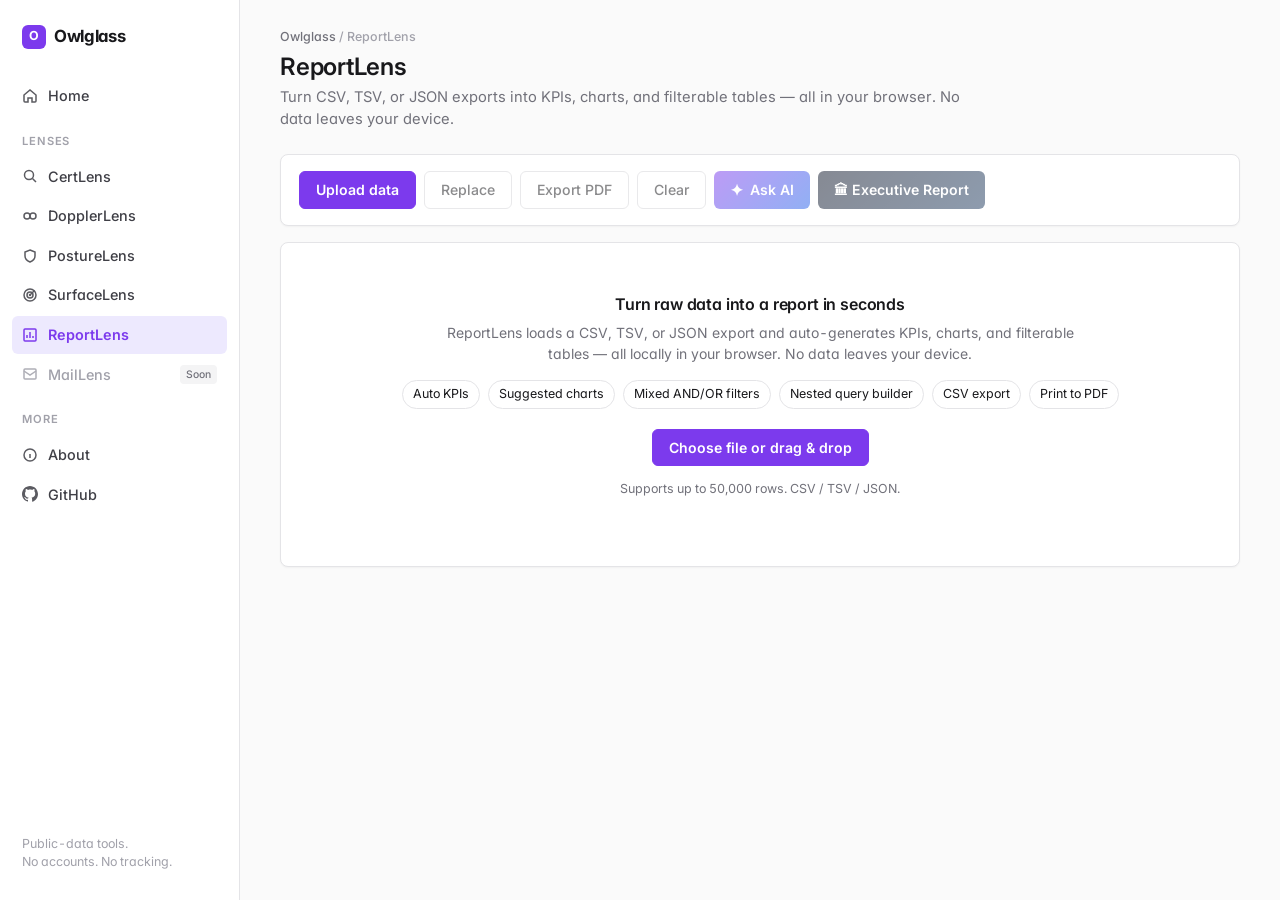
<file: reportlens/index.html>
<!DOCTYPE html>
<html lang="en">
<head>
  <meta charset="UTF-8">
  <meta name="viewport" content="width=device-width, initial-scale=1">
  <title>ReportLens · Owlglass</title>
  <meta name="description" content="Turn CSV, TSV, or JSON exports into KPIs, charts, and filterable tables — all in your browser.">
  <link rel="preconnect" href="https://fonts.googleapis.com">
  <link rel="preconnect" href="https://fonts.gstatic.com" crossorigin>
  <link href="https://fonts.googleapis.com/css2?family=Inter:wght@400;500;600;700&display=swap" rel="stylesheet">
  <link rel="stylesheet" href="/assets/style.css">
<style>
:root{
  --rl-accent:#7c3aed;
  --rl-accent-soft:#ede9fe;
  --rl-ok:#16a34a;
  --rl-warn:#d97706;
  --rl-danger:#dc2626;
}

/* ReportLens-specific UI. Inherits font/colors from platform style.css */
.rl-actions{display:flex;gap:8px;flex-wrap:wrap;margin-top:12px}
.rl-empty{text-align:center;padding:32px 16px}
.rl-empty.drag{background:var(--rl-accent-soft);border-radius:8px}
.rl-empty h2{margin:0 0 8px}
.rl-empty p{color:var(--muted,#71717a);max-width:640px;margin:0 auto 16px;line-height:1.5}
.rl-feature-pills{display:flex;flex-wrap:wrap;gap:8px;justify-content:center;margin:16px 0 20px}
.rl-feature-pills span{background:#fff;border:1px solid var(--border,#e4e4e7);padding:4px 10px;border-radius:999px;font-size:0.78rem;color:var(--text,#18181b)}

.rl-section-head{display:flex;align-items:center;justify-content:space-between;margin-bottom:12px;gap:12px;flex-wrap:wrap}
.rl-section-head .meta{font-size:0.78rem;color:var(--muted,#71717a)}

/* Filter bar */
.rl-filter-bar{display:flex;align-items:center;gap:8px;flex-wrap:wrap}
.rl-chip{display:inline-flex;align-items:center;gap:6px;background:var(--rl-accent-soft);color:#5b21b6;padding:4px 10px;border-radius:999px;font-size:0.78rem;border:1px solid #ddd6fe}
.rl-chip .x{cursor:pointer;opacity:.7;font-weight:700}
.rl-chip .x:hover{opacity:1}
.rl-joiner{display:inline-flex;border:1px solid var(--border,#e4e4e7);border-radius:999px;overflow:hidden;font-size:0.72rem}
.rl-joiner button{background:#fff;border:0;padding:2px 8px;cursor:pointer;color:var(--muted,#71717a);font-family:inherit}
.rl-joiner button.active{background:#18181b;color:#fff}

/* KPI */
.rl-kpi-grid{display:grid;grid-template-columns:repeat(auto-fill,minmax(220px,1fr));gap:12px}
.rl-kpi{background:#fff;border:1px solid var(--border,#e4e4e7);border-radius:8px;padding:14px;position:relative}
.rl-kpi .label{font-size:0.72rem;color:var(--muted,#71717a);text-transform:uppercase;letter-spacing:.04em;margin-bottom:6px;font-weight:600}
.rl-kpi .value{font-size:1.5rem;font-weight:700;color:var(--text,#18181b);font-family:inherit}
.rl-kpi .sub{font-size:0.78rem;color:var(--muted,#71717a);margin-top:2px}
.rl-kpi .remove{position:absolute;top:8px;right:8px;background:transparent;border:0;color:#a1a1aa;cursor:pointer;font-size:14px}
.rl-kpi .remove:hover{color:var(--rl-danger)}
.rl-kpi .topn{margin-top:10px;font-size:0.8rem}
.rl-kpi .topn .row{display:flex;justify-content:space-between;padding:3px 0;border-bottom:1px dashed #f4f4f5}
.rl-kpi .topn .row:last-of-type{border-bottom:0}
.rl-kpi .topn .more{margin-top:6px;background:transparent;border:0;color:var(--rl-accent);cursor:pointer;padding:2px 0;font-size:0.78rem;font-family:inherit}

/* Charts */
.rl-chart-grid{display:grid;grid-template-columns:repeat(auto-fill,minmax(320px,1fr));gap:12px}
.rl-chart{background:#fff;border:1px solid var(--border,#e4e4e7);border-radius:8px;padding:14px;position:relative;min-height:240px}
.rl-chart h3{margin:0 0 8px;font-size:0.88rem;font-weight:600}
.rl-chart .remove{position:absolute;top:8px;right:8px;background:transparent;border:0;color:#a1a1aa;cursor:pointer;font-size:14px}
.rl-chart canvas{max-height:240px}

/* Suggestions */
.rl-suggestions{display:flex;flex-wrap:wrap;gap:8px}
.rl-suggestion{background:#fff;border:1px solid var(--border,#e4e4e7);border-radius:999px;padding:5px 12px;font-size:0.78rem;cursor:pointer;color:var(--text,#18181b);font-family:inherit}
.rl-suggestion:hover{background:var(--rl-accent-soft);border-color:#ddd6fe;color:#5b21b6}
.rl-suggestion.add{background:var(--rl-accent);color:#fff;border-color:var(--rl-accent)}
.rl-suggestion.add:hover{background:#6d28d9}

/* Table view */
.rl-tv{margin-top:12px}
.rl-tv-head{display:flex;align-items:center;justify-content:space-between;gap:12px;flex-wrap:wrap;margin-bottom:12px}
.rl-tv-head input.name{border:0;font-size:0.95rem;font-weight:600;background:transparent;padding:4px 6px;font-family:inherit;color:var(--text,#18181b)}
.rl-tv-head input.name:focus{outline:1px solid var(--border,#e4e4e7);background:#fff;border-radius:4px}
.rl-qb{border:1px solid var(--border,#e4e4e7);border-radius:6px;padding:10px;background:#fafafa;margin-bottom:12px}
.rl-qb-group{padding:8px;border-left:3px solid #c4b5fd;margin:4px 0;background:#fff;border-radius:4px}
.rl-qb-group[data-depth="1"]{border-left-color:#fbbf24}
.rl-qb-group[data-depth="2"]{border-left-color:#34d399}
.rl-qb-row{display:flex;gap:6px;align-items:center;flex-wrap:wrap;padding:4px 0}
.rl-qb-row select,.rl-qb-row input{padding:5px 8px;border:1px solid var(--border,#e4e4e7);border-radius:4px;font-size:0.8rem;background:#fff;font-family:inherit;color:var(--text,#18181b)}
.rl-qb-row .joiner{display:inline-flex;border:1px solid var(--border,#e4e4e7);border-radius:4px;overflow:hidden;font-size:0.72rem}
.rl-qb-row .joiner button{background:#fff;border:0;padding:3px 8px;cursor:pointer;color:var(--muted,#71717a);font-family:inherit}
.rl-qb-row .joiner button.active{background:#18181b;color:#fff}
.rl-qb-row .del{background:transparent;border:0;color:#a1a1aa;cursor:pointer;font-size:14px}
.rl-qb-row .del:hover{color:var(--rl-danger)}
.rl-qb-actions{margin-top:8px;display:flex;gap:6px;flex-wrap:wrap}
.rl-table-wrap{overflow:auto;max-height:480px;border:1px solid var(--border,#e4e4e7);border-radius:6px}
.rl-table{width:100%;border-collapse:collapse;font-size:0.8rem}
.rl-table th,.rl-table td{padding:8px 12px;text-align:left;border-bottom:1px solid #f4f4f5;white-space:nowrap}
.rl-table th{background:#fafafa;position:sticky;top:0;font-weight:600;cursor:pointer;user-select:none;color:var(--text,#18181b)}
.rl-table th:hover{background:#f4f4f5}
.rl-table tr:hover td{background:#fafafa}

/* Modal */
.rl-modal-bg{position:fixed;inset:0;background:rgba(0,0,0,.4);display:flex;align-items:center;justify-content:center;z-index:200}
.rl-modal{background:#fff;border-radius:8px;padding:20px;max-width:520px;width:90%;max-height:90vh;overflow:auto;font-family:inherit}
.rl-modal h3{margin:0 0 14px;font-size:1rem}
.rl-modal .field{margin-bottom:12px}
.rl-modal .field label{display:block;font-size:0.78rem;color:var(--muted,#71717a);margin-bottom:4px;font-weight:500}
.rl-modal .field select,.rl-modal .field input{width:100%;padding:7px 10px;border:1px solid var(--border,#e4e4e7);border-radius:4px;font-size:0.85rem;font-family:inherit}
.rl-modal-actions{display:flex;justify-content:flex-end;gap:8px;margin-top:14px}

/* Notes */
.rl-notes textarea{width:100%;border:0;resize:vertical;min-height:60px;font-family:inherit;font-size:0.85rem;outline:none;color:var(--text,#18181b)}

/* Column popover */
.rl-popover{position:absolute;background:#fff;border:1px solid var(--border,#e4e4e7);border-radius:6px;box-shadow:0 4px 12px rgba(0,0,0,.1);padding:10px;z-index:100;max-height:300px;overflow:auto;min-width:200px;font-size:0.8rem}
.rl-popover label{display:flex;gap:6px;align-items:center;padding:3px 0;cursor:pointer}

/* Toast */
.rl-toast{position:fixed;bottom:20px;right:20px;background:#18181b;color:#fff;padding:10px 16px;border-radius:6px;font-size:0.85rem;z-index:300;box-shadow:0 4px 12px rgba(0,0,0,.2);font-family:inherit}

/* AI Analysis */
.rl-ai-btn{background:linear-gradient(135deg,#7c3aed,#2563eb);color:#fff;border:none;padding:9px 16px;border-radius:var(--radius-sm,6px);font-family:inherit;font-size:0.88rem;font-weight:600;cursor:pointer;display:inline-flex;align-items:center;gap:7px;transition:opacity 0.15s}
.rl-ai-btn:hover{opacity:0.88}
.rl-ai-btn:disabled{opacity:0.5;cursor:not-allowed}
.rl-ai-btn .spark{font-size:1rem}

.rl-ai-card{background:linear-gradient(180deg,#faf5ff 0%,#fff 100%);border:1px solid #e9d5ff;border-left:4px solid #7c3aed;border-radius:8px;padding:18px 22px;margin-bottom:16px}
.rl-ai-card .ai-header{display:flex;align-items:center;gap:10px;margin-bottom:12px}
.rl-ai-card .ai-header h2{margin:0;font-size:1rem;color:#1f2937}
.rl-ai-card .ai-badge{background:#7c3aed;color:#fff;font-size:0.62rem;padding:2px 8px;border-radius:999px;letter-spacing:.05em;text-transform:uppercase;font-weight:600;flex-shrink:0}
.rl-ai-card .ai-privacy{display:inline-flex;align-items:center;gap:5px;background:#f0fdf4;border:1px solid #bbf7d0;color:#15803d;font-size:0.72rem;font-weight:600;padding:3px 9px;border-radius:999px;margin-bottom:12px}
.rl-ai-card .ai-summary{font-size:0.92rem;line-height:1.65;color:#1f2937;margin-bottom:14px}
.rl-ai-card .ai-summary strong{color:#5b21b6}
.rl-ai-card .ai-applied{font-size:0.78rem;color:#6b7280;padding-top:10px;border-top:1px solid #f3e8ff}

.rl-privacy-modal .pm-section{margin-bottom:16px}
.rl-privacy-modal .pm-section h4{font-size:0.78rem;text-transform:uppercase;letter-spacing:.05em;color:#6b7280;font-weight:600;margin:0 0 8px}
.rl-privacy-modal .pm-col-list{display:flex;flex-direction:column;gap:4px;max-height:260px;overflow-y:auto}
.rl-privacy-modal .pm-col-row{display:flex;align-items:center;gap:10px;padding:6px 8px;background:#fafafa;border:1px solid #e4e4e7;border-radius:5px;font-size:0.82rem}
.rl-privacy-modal .pm-col-row input[type=checkbox]{flex-shrink:0;cursor:pointer}
.rl-privacy-modal .pm-col-name{font-weight:500;color:#18181b;flex:1;font-family:ui-monospace,monospace;font-size:0.8rem}
.rl-privacy-modal .pm-col-type{color:#71717a;font-size:0.72rem;background:#f4f4f5;padding:1px 6px;border-radius:4px}
.rl-privacy-modal .pm-col-stats{color:#71717a;font-size:0.72rem;flex-shrink:0}
.rl-privacy-modal .pm-pii-flag{font-size:0.68rem;background:#fef2f2;color:#dc2626;border:1px solid #fecaca;padding:1px 6px;border-radius:4px;font-weight:600}
.rl-privacy-modal .pm-preview{background:#18181b;color:#a5f3fc;font-family:ui-monospace,monospace;font-size:0.72rem;border-radius:6px;padding:12px;max-height:160px;overflow:auto;white-space:pre-wrap;word-break:break-all;margin-top:8px}
.rl-privacy-modal .pm-notice{background:#fffbeb;border:1px solid #fde68a;border-radius:6px;padding:10px 12px;font-size:0.8rem;color:#92400e;display:flex;gap:8px;align-items:flex-start}
.rl-privacy-modal .pm-notice strong{display:block;margin-bottom:2px}


/* ── Report Buttons ─────────────────────────────────── */
.rl-exec-btn{background:linear-gradient(135deg,#0f172a,#1e3a5f);color:#fff;border:none;padding:9px 16px;border-radius:var(--radius-sm,6px);font-family:inherit;font-size:0.88rem;font-weight:600;cursor:pointer;display:inline-flex;align-items:center;gap:7px;transition:opacity 0.15s}
.rl-exec-btn:hover{opacity:0.85}
.rl-exec-btn:disabled{opacity:0.5;cursor:not-allowed}



/* ── Report Workshop Overlay ────────────────────────────────── */
.rl-workshop{position:fixed;inset:0;background:#f1f5f9;z-index:500;display:flex;flex-direction:column;font-family:'Inter',-apple-system,sans-serif}
.rl-workshop.hidden{display:none}

/* Workshop top bar */
.rl-ws-bar{background:#fff;border-bottom:1px solid #e2e8f0;padding:0 24px;display:flex;align-items:center;justify-content:space-between;height:52px;flex-shrink:0;box-shadow:0 1px 3px rgba(0,0,0,.06)}
.rl-ws-bar .wb-brand{font-size:0.88rem;font-weight:700;color:#111827;display:flex;align-items:center;gap:10px}
.rl-ws-bar .wb-brand .wb-mode{font-size:0.72rem;font-weight:600;padding:2px 9px;border-radius:999px;letter-spacing:.04em;text-transform:uppercase}
.wb-mode.exec{background:#0f172a;color:#fff}
.wb-mode.tech{background:#065f46;color:#fff}
.wb-mode.chat{background:#6366f1;color:#fff}
.rl-ws-bar .wb-steps{display:flex;align-items:center;gap:6px;font-size:0.78rem}
.wb-step{padding:4px 12px;border-radius:999px;color:#9ca3af;font-weight:500;cursor:default}
.wb-step.active{background:#eff6ff;color:#1d4ed8;font-weight:600}
.wb-step.done{color:#15803d;font-weight:500}
.wb-step.done::before{content:'✓ '}
.rl-ws-bar .wb-right{display:flex;gap:8px}
.rl-ws-bar button{padding:6px 14px;border-radius:6px;border:1px solid #d1d5db;background:#fff;font-family:inherit;font-size:0.8rem;font-weight:500;cursor:pointer;color:#374151}
.rl-ws-bar button:hover{background:#f9fafb}
.rl-ws-bar button.primary{background:#1d4ed8;color:#fff;border-color:#1d4ed8}
.rl-ws-bar button.primary:hover{background:#1e40af}

/* Workshop body */
.rl-ws-body{flex:1;overflow:hidden;display:flex}

/* ── STEP 1: Scope ─────────────────────────────────────────── */
.rl-ws-scope{flex:1;overflow-y:auto;padding:32px}
.ws-scope-inner{max-width:680px;margin:0 auto}
.ws-scope-inner h2{font-size:1.25rem;font-weight:700;color:#111827;margin:0 0 6px}
.ws-scope-inner .ws-sub{font-size:0.88rem;color:#6b7280;margin:0 0 24px;line-height:1.5}
.ws-card{background:#fff;border:1px solid #e2e8f0;border-radius:10px;padding:20px;margin-bottom:16px}
.ws-card h3{font-size:0.8rem;text-transform:uppercase;letter-spacing:.07em;color:#6b7280;font-weight:700;margin:0 0 12px}
.ws-col-grid{display:grid;grid-template-columns:repeat(auto-fill,minmax(210px,1fr));gap:6px}
.ws-col-chip{display:flex;align-items:center;gap:8px;padding:7px 10px;border:1px solid #e2e8f0;border-radius:6px;cursor:pointer;background:#fafafa;transition:background 0.1s}
.ws-col-chip:hover{background:#eff6ff;border-color:#bfdbfe}
.ws-col-chip.selected{background:#eff6ff;border-color:#3b82f6}
.ws-col-chip input[type=checkbox]{cursor:pointer;flex-shrink:0}
.ws-col-chip .cc-name{font-size:0.82rem;font-weight:500;color:#111827;flex:1;font-family:ui-monospace,monospace}
.ws-col-chip .cc-type{font-size:0.68rem;color:#9ca3af;background:#f3f4f6;padding:1px 5px;border-radius:3px}
.ws-col-chip .cc-pii{font-size:0.65rem;color:#dc2626;background:#fef2f2;border:1px solid #fecaca;padding:1px 5px;border-radius:3px;font-weight:600}
.ws-notice{display:flex;gap:10px;align-items:flex-start;background:#fffbeb;border:1px solid #fde68a;border-radius:8px;padding:12px 14px;font-size:0.82rem;color:#92400e;margin-bottom:16px}
.ws-notice strong{display:block;margin-bottom:2px}
.ws-focus-area{width:100%;border:1px solid #e2e8f0;border-radius:6px;padding:10px 12px;font-family:inherit;font-size:0.88rem;color:#374151;resize:vertical;min-height:72px;outline:none;transition:border-color 0.15s}
.ws-focus-area:focus{border-color:#3b82f6}

/* ── STEP 2: Outline Preview ───────────────────────────────── */
.rl-ws-outline{flex:1;overflow-y:auto;padding:32px}
.ws-outline-inner{max-width:700px;margin:0 auto}
.ws-outline-inner h2{font-size:1.25rem;font-weight:700;color:#111827;margin:0 0 6px}
.ws-outline-inner .ws-sub{font-size:0.88rem;color:#6b7280;margin:0 0 20px;line-height:1.5}
.ws-outline-card{background:#fff;border:1px solid #e2e8f0;border-radius:10px;overflow:hidden;margin-bottom:16px}
.ws-outline-header{padding:16px 20px;border-bottom:1px solid #f1f5f9;display:flex;align-items:flex-start;gap:12px}
.ws-outline-header .oh-icon{font-size:1.3rem;flex-shrink:0;margin-top:2px}
.ws-outline-header h3{margin:0 0 3px;font-size:1rem;font-weight:700;color:#111827}
.ws-outline-header p{margin:0;font-size:0.82rem;color:#6b7280;line-height:1.5}
.ws-sections-list{padding:12px 20px}
.ws-section-row{display:flex;align-items:flex-start;gap:10px;padding:8px 0;border-bottom:1px solid #f8fafc}
.ws-section-row:last-child{border-bottom:0}
.ws-section-row input[type=checkbox]{flex-shrink:0;margin-top:3px;cursor:pointer}
.ws-section-row .sr-num{font-size:0.72rem;font-weight:700;color:#9ca3af;flex-shrink:0;padding-top:3px;width:18px}
.ws-section-row .sr-body{flex:1}
.ws-section-row .sr-title{font-weight:600;color:#111827;font-size:0.88rem;margin-bottom:2px}
.ws-section-row .sr-desc{font-size:0.78rem;color:#6b7280;line-height:1.4}
.ws-section-row .sr-edit{background:transparent;border:none;color:#6b7280;cursor:pointer;font-size:0.75rem;padding:2px 6px;border-radius:4px;flex-shrink:0}
.ws-section-row .sr-edit:hover{background:#f3f4f6;color:#374151}
.ws-edit-inline{width:100%;border:1px solid #bfdbfe;border-radius:4px;padding:5px 8px;font-family:inherit;font-size:0.82rem;margin-top:4px;outline:none;background:#eff6ff}
.ws-outline-actions{display:flex;gap:8px;flex-wrap:wrap;padding:0 20px 16px}
.ws-outline-actions button{padding:5px 12px;border-radius:6px;border:1px solid #e2e8f0;background:#f8fafc;font-family:inherit;font-size:0.78rem;cursor:pointer;color:#374151}
.ws-outline-actions button:hover{background:#e2e8f0}

/* ── STEP 3: Report + Chat ─────────────────────────────────── */
.rl-ws-report-chat{flex:1;overflow:hidden;display:grid;grid-template-columns:1fr 380px}
.rwc-report{overflow-y:auto;padding:40px 48px;background:#f8fafc;border-right:1px solid #e2e8f0}
.rwc-report.full{grid-column:1/-1}
.rwc-chat{display:flex;flex-direction:column;background:#fff}

/* Report page */
.rl-report-page{max-width:820px;margin:0 auto}

/* Cover */
.rl-report-cover{padding:40px 0 32px;border-bottom:3px solid #7c3aed;margin-bottom:36px}
.rl-report-cover .rc-eyebrow{font-size:0.72rem;text-transform:uppercase;letter-spacing:.1em;font-weight:700;margin-bottom:10px}
.rc-eyebrow.exec{color:#1e40af}
.rc-eyebrow.tech{color:#065f46}
.rl-report-cover h1{font-size:1.9rem;font-weight:700;letter-spacing:-0.025em;color:#111827;margin:0 0 10px;line-height:1.2}
.rl-report-cover .rc-meta{font-size:0.82rem;color:#6b7280;display:flex;gap:16px;flex-wrap:wrap;margin-top:14px}
.rl-report-cover .rc-meta span{display:flex;align-items:center;gap:5px}
.rl-report-cover .rc-privacy{display:inline-flex;align-items:center;gap:5px;background:#f0fdf4;border:1px solid #bbf7d0;color:#15803d;font-size:0.72rem;font-weight:600;padding:3px 10px;border-radius:999px;margin-top:14px}

/* Sections */
.rl-report-section{margin-bottom:32px}
.rl-report-section .rs-label{font-size:0.65rem;text-transform:uppercase;letter-spacing:.1em;font-weight:700;margin-bottom:5px}
.rs-label.exec{color:#1e40af}
.rs-label.tech{color:#065f46}
.rl-report-section h2{font-size:1.15rem;font-weight:700;color:#111827;margin:0 0 12px;padding-bottom:7px;border-bottom:1px solid #e5e7eb}
.rl-report-section p{font-size:0.93rem;line-height:1.75;color:#374151;margin:0 0 10px}
.rl-report-section p:last-child{margin-bottom:0}

/* Action items */
.rl-action-list{display:flex;flex-direction:column;gap:10px;margin-top:4px}
.rl-action-item{display:grid;grid-template-columns:32px 1fr auto;gap:12px;align-items:start;padding:13px 15px;border-radius:8px;border:1px solid #e5e7eb;background:#fff}
.rl-action-item.priority-critical{border-left:4px solid #dc2626;background:#fff5f5}
.rl-action-item.priority-high{border-left:4px solid #ea580c;background:#fff7ed}
.rl-action-item.priority-medium{border-left:4px solid #d97706;background:#fffbeb}
.rl-action-item.priority-low{border-left:4px solid #2563eb;background:#eff6ff}
.rl-action-item .ai-num{font-size:1rem;font-weight:800;color:#6b7280;line-height:1;padding-top:2px}
.rl-action-item.priority-critical .ai-num{color:#dc2626}
.rl-action-item.priority-high .ai-num{color:#ea580c}
.rl-action-item.priority-medium .ai-num{color:#d97706}
.rl-action-item.priority-low .ai-num{color:#2563eb}
.rl-action-item .ai-title{font-weight:600;color:#111827;font-size:0.92rem;margin-bottom:3px}
.rl-action-item .ai-why{font-size:0.82rem;color:#6b7280;line-height:1.5}
.rl-action-item .ai-badge{font-size:0.62rem;text-transform:uppercase;letter-spacing:.05em;font-weight:700;padding:3px 7px;border-radius:4px;white-space:nowrap;align-self:start}
.rl-action-item.priority-critical .ai-badge{background:#fee2e2;color:#991b1b}
.rl-action-item.priority-high .ai-badge{background:#ffedd5;color:#9a3412}
.rl-action-item.priority-medium .ai-badge{background:#fef3c7;color:#92400e}
.rl-action-item.priority-low .ai-badge{background:#dbeafe;color:#1e40af}

/* Key findings */
.rl-finding-list{display:flex;flex-direction:column;gap:8px}
.rl-finding-item{padding:11px 13px;border-radius:6px;border:1px solid #e5e7eb;background:#fff;font-size:0.88rem;line-height:1.6;color:#374151;display:flex;gap:10px;align-items:flex-start}
.rl-finding-item .fi-icon{font-size:1rem;flex-shrink:0;margin-top:1px}

/* Tech-specific: code/metric blocks */
.rl-tech-metrics{display:grid;grid-template-columns:repeat(auto-fill,minmax(180px,1fr));gap:8px;margin:8px 0}
.rl-tech-metric{background:#f8fafc;border:1px solid #e2e8f0;border-radius:6px;padding:12px 14px;font-family:ui-monospace,monospace}
.tm-label{font-size:0.68rem;text-transform:uppercase;color:#6b7280;font-weight:600;margin-bottom:4px;letter-spacing:.05em}
.tm-val{font-size:1.2rem;font-weight:700;color:#111827}
.tm-sub{font-size:0.72rem;color:#9ca3af;margin-top:2px}
.rl-anomaly-list{display:flex;flex-direction:column;gap:6px;margin-top:4px}
.rl-anomaly{padding:10px 13px;background:#fff;border:1px solid #e2e8f0;border-radius:6px;font-size:0.85rem;display:flex;gap:10px;align-items:flex-start}
.rl-anomaly .an-icon{flex-shrink:0;font-size:0.9rem}
.rl-anomaly .an-text{color:#374151;line-height:1.5}

/* Stats snapshot */
.rl-stats-grid{display:grid;grid-template-columns:repeat(auto-fill,minmax(150px,1fr));gap:10px;margin-bottom:4px}
.rl-stat-box{background:#fff;border:1px solid #e5e7eb;border-radius:8px;padding:13px 15px}
.rl-stat-box .sb-label{font-size:0.65rem;text-transform:uppercase;letter-spacing:.06em;color:#6b7280;font-weight:600;margin-bottom:4px}
.rl-stat-box .sb-val{font-size:1.35rem;font-weight:700;color:#111827;letter-spacing:-0.02em}
.rl-stat-box .sb-sub{font-size:0.72rem;color:#9ca3af;margin-top:2px}

/* Report footer */
.rl-report-footer{text-align:center;padding:24px 0;border-top:1px solid #e5e7eb;font-size:0.72rem;color:#9ca3af;margin-top:32px}

/* Chat panel */
.rwc-chat-messages{flex:1;overflow-y:auto;padding:16px;display:flex;flex-direction:column;gap:12px}
.chat-msg{max-width:88%;font-size:0.85rem;line-height:1.6}
.chat-msg.user{align-self:flex-end;background:#1d4ed8;color:#fff;padding:9px 13px;border-radius:12px 12px 2px 12px}
.chat-msg.ai{align-self:flex-start;background:#f1f5f9;color:#1f2937;padding:9px 13px;border-radius:12px 12px 12px 2px;border:1px solid #e2e8f0}
.chat-msg.ai.thinking{color:#9ca3af;font-style:italic}
.chat-msg.system{align-self:center;background:#f8fafc;color:#6b7280;font-size:0.75rem;padding:5px 12px;border-radius:999px;border:1px solid #e2e8f0;text-align:center;max-width:100%}
.rwc-chat-input-row{padding:12px 14px;border-top:1px solid #e2e8f0;display:flex;gap:8px;background:#fff}
.rwc-chat-input-row textarea{flex:1;border:1px solid #d1d5db;border-radius:8px;padding:8px 11px;font-family:inherit;font-size:0.85rem;resize:none;outline:none;height:68px;color:#111827;line-height:1.5;transition:border-color 0.15s}
.rwc-chat-input-row textarea:focus{border-color:#3b82f6}
.rwc-chat-input-row .send-btn{padding:8px 14px;background:#1d4ed8;color:#fff;border:none;border-radius:8px;cursor:pointer;font-family:inherit;font-size:0.8rem;font-weight:600;flex-shrink:0;align-self:flex-end}
.rwc-chat-input-row .send-btn:disabled{opacity:0.5;cursor:not-allowed}
.rwc-chat-input-row .send-btn:hover:not(:disabled){background:#1e40af}
.rwc-chat-header{padding:12px 14px;border-bottom:1px solid #e2e8f0;background:#f8fafc;font-size:0.78rem;font-weight:600;color:#374151;display:flex;align-items:center;gap:6px;flex-shrink:0}

/* Pure chat (no-file mode) */
.rl-ws-pure-chat{flex:1;display:flex;flex-direction:column;max-width:740px;margin:0 auto;width:100%;padding:0 16px}
.rl-ws-pure-chat .rwc-chat-messages{border:1px solid #e2e8f0;border-radius:10px;background:#fff;margin:20px 0 12px}
.rl-ws-pure-chat .rwc-chat-input-row{border:1px solid #e2e8f0;border-radius:10px;padding:12px}

/* Loading spinner */
.ws-spinner{display:inline-block;width:14px;height:14px;border:2px solid #e5e7eb;border-top-color:#3b82f6;border-radius:50%;animation:spin 0.7s linear infinite;vertical-align:middle;margin-right:5px}
.ws-full-spinner{display:flex;flex-direction:column;align-items:center;justify-content:center;min-height:50vh;gap:14px;color:#6b7280}
.ws-full-spinner .fs-ring{width:40px;height:40px;border:3px solid #e2e8f0;border-top-color:#3b82f6;border-radius:50%;animation:spin 0.8s linear infinite}

@keyframes spin{to{transform:rotate(360deg)}}

@media print {
  .rl-ws-bar,.rwc-chat{display:none!important}
  .rl-ws-report-chat{display:block}
  .rwc-report{padding:20px 32px;border:none;background:#fff}
}
@media print{
  .rl-actions,.rl-suggestions,.rl-qb,.sidebar,.mobile-toggle,.btn{display:none !important}
}
</style>
</head>
<body>
<div class="app">
  <div id="sidebar-slot"></div>

  <main class="main">
    <div class="main-inner">
      <button class="mobile-toggle" aria-label="Toggle menu"></button>

      <div class="topbar">
        <div class="titles">
          <div class="breadcrumb"><a href="/">Owlglass</a> / ReportLens</div>
          <h1>ReportLens</h1>
          <p class="tagline" id="rl-source">Turn CSV, TSV, or JSON exports into KPIs, charts, and filterable tables — all in your browser. No data leaves your device.</p>
        </div>
      </div>

      <div class="card" style="padding: 16px 18px;">
        <div class="input-row" style="margin-bottom: 0;">
          <input type="file" id="rl-file" accept=".csv,.tsv,.json,.txt" style="display:none">
          <button class="btn primary" id="rl-upload-btn">Upload data</button>
          <button class="btn" id="rl-replace-btn" disabled>Replace</button>
          <button class="btn" id="rl-export-btn" disabled>Export PDF</button>
          <button class="btn" id="rl-clear-btn" disabled>Clear</button>
          <button class="rl-ai-btn" id="rl-ai-btn" disabled><span class="spark">✦</span> Ask AI</button>
          <button class="rl-exec-btn" id="rl-exec-btn" disabled>🏛 Executive Report</button>
        </div>
      </div>

      <div id="rl-empty" class="card">
        <div class="rl-empty">
          <h2>Turn raw data into a report in seconds</h2>
          <p>ReportLens loads a CSV, TSV, or JSON export and auto-generates KPIs, charts, and filterable tables — all locally in your browser. No data leaves your device.</p>
          <div class="rl-feature-pills">
            <span>Auto KPIs</span>
            <span>Suggested charts</span>
            <span>Mixed AND/OR filters</span>
            <span>Nested query builder</span>
            <span>CSV export</span>
            <span>Print to PDF</span>
          </div>
          <button class="btn primary" id="rl-empty-upload">Choose file or drag &amp; drop</button>
          <p class="muted" style="margin-top:14px;font-size:0.78rem">Supports up to 50,000 rows. CSV / TSV / JSON.</p>
        </div>
      </div>

      <div id="rl-ai-card-slot"></div>

      <div id="rl-app" style="display:none">

        <div class="card">
          <div class="card-header">
            <h2>Filters</h2>
            <span class="rl-section-head meta" id="rl-filter-count"></span>
          </div>
          <div class="rl-filter-bar" id="rl-filter-bar">
            <span class="muted" style="font-size:0.8rem">No filters applied</span>
            <button class="btn" id="rl-add-filter" style="padding:4px 10px;font-size:0.78rem">+ Add filter</button>
          </div>
        </div>

        <div class="card">
          <div class="card-header">
            <h2>Key Metrics</h2>
            <button class="btn" id="rl-add-kpi" style="padding:4px 10px;font-size:0.78rem">+ Add KPI</button>
          </div>
          <div class="rl-kpi-grid" id="rl-kpis"></div>
        </div>

        <div class="card">
          <div class="card-header">
            <h2>Charts</h2>
            <button class="btn" id="rl-add-chart" style="padding:4px 10px;font-size:0.78rem">+ Add chart</button>
          </div>
          <div class="rl-chart-grid" id="rl-charts"></div>
        </div>

        <div class="card">
          <div class="card-header">
            <h2>Suggested views</h2>
          </div>
          <div class="rl-suggestions" id="rl-suggestions"></div>
        </div>

        <div class="card">
          <div class="card-header">
            <h2>Data tables</h2>
            <button class="btn" id="rl-add-tv" style="padding:4px 10px;font-size:0.78rem">+ New table view</button>
          </div>
          <div id="rl-tvs"></div>
        </div>

        <div class="card">
          <div class="card-header">
            <h2>Notes</h2>
          </div>
          <div class="rl-notes">
            <textarea id="rl-notes" placeholder="Add notes about this report (saved with PDF export)..."></textarea>
          </div>
        </div>

      </div>

    </div>
  </main>
</div>

<script src="/assets/shared.js"></script>
<script>Owlglass.mount({ active: 'reportlens' });</script>

<script>
'use strict';

// ---------- Library loader ----------
window.__rlLibsReady = false;
function loadScript(src){return new Promise((res,rej)=>{const s=document.createElement('script');s.src=src;s.onload=res;s.onerror=()=>rej(new Error('Failed: '+src));document.head.appendChild(s)})}
async function loadLibs(){
  try{await loadScript('/assets/papaparse.min.js')}catch(e){await loadScript('https://cdn.jsdelivr.net/npm/papaparse@5.4.1/papaparse.min.js')}
  try{await loadScript('/assets/chart.umd.min.js')}catch(e){await loadScript('https://cdn.jsdelivr.net/npm/chart.js@4.4.1/dist/chart.umd.min.js')}
  window.__rlLibsReady=true;
}
loadLibs().catch(e=>{console.error('[ReportLens]',e);alert('Failed to load required libraries. Check console.')});

const MAX_ROWS=50000, LOW_CARDINALITY=50;
const PALETTE=['#7c3aed','#2563eb','#16a34a','#d97706','#dc2626','#0891b2','#db2777','#65a30d','#9333ea','#ea580c'];

const state={fileName:null,rows:[],cols:[],filters:[],kpis:[],charts:[],tvs:[],notes:'',chartInstances:{},nextId:1};
const nextId=()=>state.nextId++;

const $=s=>document.querySelector(s);
const el=(tag,attrs={},...children)=>{
  const n=document.createElement(tag);
  for(const k in attrs){
    if(k==='style')n.style.cssText=attrs[k];
    else if(k.startsWith('on'))n.addEventListener(k.slice(2).toLowerCase(),attrs[k]);
    else if(k==='class')n.className=attrs[k];
    else n.setAttribute(k,attrs[k]);
  }
  children.flat().forEach(c=>{if(c==null)return;n.appendChild(typeof c==='string'?document.createTextNode(c):c)});
  return n;
};
function toast(msg){const t=el('div',{class:'rl-toast'},msg);document.body.appendChild(t);setTimeout(()=>t.remove(),2500)}

function loadFile(file){
  state.fileName=file.name;
  const ext=file.name.split('.').pop().toLowerCase();
  const reader=new FileReader();
  reader.onload=e=>{
    const text=e.target.result;
    try{
      if(ext==='json'){
        const data=JSON.parse(text);
        const arr=Array.isArray(data)?data:(data.data||data.rows||data.results||[]);
        if(!Array.isArray(arr)||!arr.length){alert('JSON must be an array of objects');return}
        ingestRows(arr);
      } else {
        Papa.parse(text,{header:true,skipEmptyLines:true,dynamicTyping:false,complete:r=>{
          if(!r.data.length){alert('No rows parsed');return}
          ingestRows(r.data);
        }});
      }
    }catch(err){console.error(err);alert('Failed to parse file: '+err.message)}
  };
  reader.onerror=()=>alert('Failed to read file');
  reader.readAsText(file);
}

function inferType(values){
  let nums=0,dates=0,bools=0,nonEmpty=0;
  for(const v of values){
    if(v==null||v==='')continue;
    nonEmpty++;
    const s=String(v).trim().toLowerCase();
    if(s==='true'||s==='false'||s==='yes'||s==='no'){bools++;continue}
    if(!isNaN(parseFloat(s))&&isFinite(s)){nums++;continue}
    const d=Date.parse(s);
    if(!isNaN(d)&&s.length>=6&&/[-/:]/.test(s)){dates++;continue}
  }
  if(!nonEmpty)return 'text';
  if(nums/nonEmpty>0.85)return 'number';
  if(dates/nonEmpty>0.85)return 'date';
  if(bools/nonEmpty>0.85)return 'boolean';
  return 'text';
}
function coerce(v,type){
  if(v==null||v==='')return null;
  if(type==='number'){const n=parseFloat(v);return isNaN(n)?null:n}
  if(type==='date'){const d=new Date(v);return isNaN(d)?null:d}
  if(type==='boolean'){const s=String(v).toLowerCase();return s==='true'||s==='yes'||s==='1'}
  return String(v);
}

function ingestRows(rawRows){
  if(rawRows.length>MAX_ROWS){toast(`Truncated to ${MAX_ROWS} rows`);rawRows=rawRows.slice(0,MAX_ROWS)}
  const colNames=[...new Set(rawRows.flatMap(r=>Object.keys(r)))];
  state.cols=colNames.map(name=>{
    const values=rawRows.map(r=>r[name]);
    const type=inferType(values);
    const unique=new Set(values.filter(v=>v!=null&&v!=='')).size;
    const col={name,type,unique};
    if(type==='text'&&unique<=LOW_CARDINALITY){col.values=[...new Set(values.filter(v=>v!=null&&v!==''))].sort()}
    return col;
  });
  state.rows=rawRows.map(r=>{
    const out={};
    state.cols.forEach(c=>{out[c.name]=coerce(r[c.name],c.type)});
    return out;
  });
  state.filters=[];state.kpis=[];state.charts=[];state.tvs=[];
  autoAnalyze();
  $('#rl-empty').style.display='none';
  $('#rl-app').style.display='block';
  $('#rl-source').textContent=`${state.fileName} — ${state.rows.length.toLocaleString()} rows · ${state.cols.length} columns`;
  $('#rl-replace-btn').disabled=false;$('#rl-export-btn').disabled=false;$('#rl-clear-btn').disabled=false;
  document.getElementById('rl-ai-btn').disabled=false;
  document.getElementById('rl-exec-btn').disabled=false;
  renderAll();
}

function autoAnalyze(){
  state.kpis.push({id:nextId(),type:'count'});
  const nums=state.cols.filter(c=>c.type==='number').slice(0,2);
  nums.forEach(c=>state.kpis.push({id:nextId(),type:'sum',col:c.name}));
  const cats=state.cols.filter(c=>c.type==='text'&&c.unique>1&&c.unique<=LOW_CARDINALITY).slice(0,2);
  cats.forEach(c=>state.kpis.push({id:nextId(),type:'topn',col:c.name,expanded:false}));
  state.tvs.push({id:nextId(),name:'All data',cols:state.cols.slice(0,8).map(c=>c.name),rules:newGroup(0),sortCol:null,sortDir:'asc'});
}

function evalRule(row,r){
  const v=row[r.col];
  if(r.op==='is_empty')return v==null||v==='';
  if(r.op==='is_not_empty')return v!=null&&v!=='';
  if(v==null)return false;
  switch(r.op){
    case 'eq':return String(v)===String(r.val);
    case 'ne':return String(v)!==String(r.val);
    case 'contains':return String(v).toLowerCase().includes(String(r.val).toLowerCase());
    case 'not_contains':return !String(v).toLowerCase().includes(String(r.val).toLowerCase());
    case 'starts':return String(v).toLowerCase().startsWith(String(r.val).toLowerCase());
    case 'gt':return Number(v)>Number(r.val);
    case 'lt':return Number(v)<Number(r.val);
    case 'gte':return Number(v)>=Number(r.val);
    case 'lte':return Number(v)<=Number(r.val);
    case 'between':return Number(v)>=Number(r.val)&&Number(v)<=Number(r.val2);
    case 'before':return new Date(v)<new Date(r.val);
    case 'after':return new Date(v)>new Date(r.val);
    case 'date_between':return new Date(v)>=new Date(r.val)&&new Date(v)<=new Date(r.val2);
    case 'is_true':return v===true;
    case 'is_false':return v===false;
  }
  return true;
}
function evalGroup(row,g){
  if(!g.children||!g.children.length)return true;
  const items=g.children.map(c=>({val:c.type==='group'?evalGroup(row,c):evalRule(row,c),join:c.join||'and'}));
  let orResult=false;let andResult=items[0].val;
  for(let i=1;i<items.length;i++){
    if(items[i].join==='or'){orResult=orResult||andResult;andResult=items[i].val}
    else andResult=andResult&&items[i].val;
  }
  return orResult||andResult;
}
function applyGlobalFilters(rows){
  if(!state.filters.length)return rows;
  const fakeGroup={type:'group',children:state.filters.map(f=>({...f,type:'rule'}))};
  return rows.filter(r=>evalGroup(r,fakeGroup));
}

function renderFilterBar(){
  const bar=$('#rl-filter-bar');bar.innerHTML='';
  if(!state.filters.length){
    bar.appendChild(el('span',{class:'muted',style:'font-size:0.8rem'},'No filters applied'));
  } else {
    state.filters.forEach((f,i)=>{
      if(i>0){
        const j=el('div',{class:'rl-joiner'});
        ['and','or'].forEach(op=>{
          const b=el('button',{class:f.join===op?'active':'',onClick:()=>{f.join=op;renderAll()}},op.toUpperCase());
          j.appendChild(b);
        });
        bar.appendChild(j);
      }
      const chip=el('span',{class:'rl-chip'},
        `${f.col} ${opLabel(f.op)} ${f.val??''}${f.val2!=null?' & '+f.val2:''}`,
        el('span',{class:'x',onClick:()=>{state.filters.splice(i,1);renderAll()}},'×')
      );
      bar.appendChild(chip);
    });
  }
  const addBtn=el('button',{class:'btn',style:'padding:4px 10px;font-size:0.78rem',onClick:openFilterModal},'+ Add filter');
  bar.appendChild(addBtn);
  const filtered=applyGlobalFilters(state.rows);
  $('#rl-filter-count').textContent=`${filtered.length.toLocaleString()} of ${state.rows.length.toLocaleString()} rows`;
}
function opLabel(op){
  const map={eq:'=',ne:'≠',contains:'contains',not_contains:'not contains',starts:'starts with',gt:'>',lt:'<',gte:'≥',lte:'≤',between:'between',before:'before',after:'after',date_between:'between',is_empty:'is empty',is_not_empty:'not empty',is_true:'is true',is_false:'is false'};
  return map[op]||op;
}

function openFilterModal(existing){
  const bg=el('div',{class:'rl-modal-bg'});
  const modal=el('div',{class:'rl-modal'});
  modal.appendChild(el('h3',{},existing?'Edit filter':'Add filter'));
  const colField=el('div',{class:'field'});
  colField.appendChild(el('label',{},'Column'));
  const colSel=el('select');
  state.cols.forEach(c=>colSel.appendChild(el('option',{value:c.name},`${c.name} (${c.type})`)));
  if(existing)colSel.value=existing.col;
  colField.appendChild(colSel);
  modal.appendChild(colField);
  const opField=el('div',{class:'field'});
  opField.appendChild(el('label',{},'Operator'));
  const opSel=el('select');opField.appendChild(opSel);
  modal.appendChild(opField);
  const valField=el('div',{class:'field'});
  valField.appendChild(el('label',{},'Value'));
  const valWrap=el('div');valField.appendChild(valWrap);
  modal.appendChild(valField);
  function refreshOps(){
    const col=state.cols.find(c=>c.name===colSel.value);
    opSel.innerHTML='';
    const ops={
      text:[['contains','contains'],['not_contains','not contains'],['eq','equals'],['ne','not equals'],['starts','starts with'],['is_empty','is empty'],['is_not_empty','not empty']],
      number:[['eq','='],['ne','≠'],['gt','>'],['lt','<'],['gte','≥'],['lte','≤'],['between','between'],['is_empty','is empty']],
      date:[['before','before'],['after','after'],['date_between','between'],['eq','equals'],['is_empty','is empty']],
      boolean:[['is_true','is true'],['is_false','is false']]
    };
    (ops[col.type]||ops.text).forEach(([v,l])=>opSel.appendChild(el('option',{value:v},l)));
    if(existing&&existing.col===colSel.value)opSel.value=existing.op;
    refreshVal();
  }
  function refreshVal(){
    valWrap.innerHTML='';
    const op=opSel.value;
    if(['is_empty','is_not_empty','is_true','is_false'].includes(op)){valField.style.display='none';return}
    valField.style.display='block';
    const col=state.cols.find(c=>c.name===colSel.value);
    const mkInput=()=>{
      if(col.type==='text'&&col.values){
        const s=el('select');
        col.values.forEach(v=>s.appendChild(el('option',{value:v},v)));
        return s;
      }
      return el('input',{type:col.type==='date'?'date':(col.type==='number'?'number':'text')});
    };
    const i1=mkInput();i1.id='rl-fval1';valWrap.appendChild(i1);
    if(op==='between'||op==='date_between'){
      valWrap.appendChild(el('div',{style:'font-size:0.72rem;color:#71717a;margin:4px 0'},'and'));
      const i2=mkInput();i2.id='rl-fval2';valWrap.appendChild(i2);
    }
    if(existing&&existing.col===colSel.value){i1.value=existing.val??'';const i2=valWrap.querySelector('#rl-fval2');if(i2&&existing.val2!=null)i2.value=existing.val2}
  }
  colSel.addEventListener('change',refreshOps);
  opSel.addEventListener('change',refreshVal);
  refreshOps();
  const actions=el('div',{class:'rl-modal-actions'},
    el('button',{class:'btn',onClick:()=>bg.remove()},'Cancel'),
    el('button',{class:'btn primary',onClick:()=>{
      const f={id:existing?existing.id:nextId(),col:colSel.value,op:opSel.value,join:existing?existing.join:'and'};
      const i1=valWrap.querySelector('#rl-fval1');if(i1)f.val=i1.value;
      const i2=valWrap.querySelector('#rl-fval2');if(i2)f.val2=i2.value;
      if(existing){const idx=state.filters.findIndex(x=>x.id===existing.id);state.filters[idx]=f}
      else state.filters.push(f);
      bg.remove();renderAll();
    }},'Apply')
  );
  modal.appendChild(actions);
  bg.appendChild(modal);bg.addEventListener('click',e=>{if(e.target===bg)bg.remove()});
  document.body.appendChild(bg);
}

function computeKpi(k,rows){
  if(k.type==='count')return {label:'Total rows',value:rows.length.toLocaleString()};
  if(!k.col)return {label:'?',value:'-'};
  const vals=rows.map(r=>r[k.col]).filter(v=>v!=null&&v!=='');
  if(k.type==='sum'){const s=vals.reduce((a,b)=>a+(Number(b)||0),0);return {label:`Sum of ${k.col}`,value:s.toLocaleString(undefined,{maximumFractionDigits:2})}}
  if(k.type==='avg'){const s=vals.reduce((a,b)=>a+(Number(b)||0),0);return {label:`Avg ${k.col}`,value:(vals.length?s/vals.length:0).toLocaleString(undefined,{maximumFractionDigits:2})}}
  if(k.type==='min'){return {label:`Min ${k.col}`,value:Math.min(...vals.map(Number)).toLocaleString()}}
  if(k.type==='max'){return {label:`Max ${k.col}`,value:Math.max(...vals.map(Number)).toLocaleString()}}
  if(k.type==='distinct'){return {label:`Distinct ${k.col}`,value:new Set(vals).size.toLocaleString()}}
  if(k.type==='topn'){
    const counts={};vals.forEach(v=>{counts[v]=(counts[v]||0)+1});
    const sorted=Object.entries(counts).sort((a,b)=>b[1]-a[1]);
    return {label:`Top ${k.col}`,value:sorted.length?sorted[0][0]:'-',sub:sorted.length?`${sorted[0][1]} occurrences`:'',topn:sorted};
  }
  return {label:'?',value:'-'};
}
function renderKpis(){
  const grid=$('#rl-kpis');grid.innerHTML='';
  const rows=applyGlobalFilters(state.rows);
  state.kpis.forEach(k=>{
    const r=computeKpi(k,rows);
    const card=el('div',{class:'rl-kpi'});
    card.appendChild(el('button',{class:'remove',onClick:()=>{state.kpis=state.kpis.filter(x=>x.id!==k.id);renderAll()}},'×'));
    card.appendChild(el('div',{class:'label'},r.label));
    card.appendChild(el('div',{class:'value'},String(r.value)));
    if(r.sub)card.appendChild(el('div',{class:'sub'},r.sub));
    if(r.topn){
      const list=el('div',{class:'topn'});
      const limit=k.expanded?Math.min(r.topn.length,50):5;
      r.topn.slice(0,limit).forEach(([k2,v])=>{
        list.appendChild(el('div',{class:'row'},el('span',{},k2),el('span',{},String(v))));
      });
      if(r.topn.length>5){
        list.appendChild(el('button',{class:'more',onClick:()=>{k.expanded=!k.expanded;renderKpis()}},k.expanded?'Show less':`Show more (${r.topn.length-5})`));
      }
      card.appendChild(list);
    }
    grid.appendChild(card);
  });
}

function aggregate(rows,xCol,yCol,agg){
  const groups={};
  rows.forEach(r=>{
    const k=r[xCol];if(k==null||k==='')return;
    if(!groups[k])groups[k]=[];
    groups[k].push(r);
  });
  return Object.entries(groups).map(([k,grp])=>{
    let v;
    if(agg==='count')v=grp.length;
    else if(agg==='sum')v=grp.reduce((a,r)=>a+(Number(r[yCol])||0),0);
    else if(agg==='avg')v=grp.reduce((a,r)=>a+(Number(r[yCol])||0),0)/grp.length;
    else v=grp.length;
    return [k,v];
  }).sort((a,b)=>b[1]-a[1]);
}
function renderCharts(){
  const grid=$('#rl-charts');grid.innerHTML='';
  Object.values(state.chartInstances).forEach(c=>c.destroy());
  state.chartInstances={};
  const rows=applyGlobalFilters(state.rows);
  state.charts.forEach(c=>{
    const card=el('div',{class:'rl-chart'});
    card.appendChild(el('button',{class:'remove',onClick:()=>{state.charts=state.charts.filter(x=>x.id!==c.id);renderAll()}},'×'));
    card.appendChild(el('h3',{},c.title||`${c.agg} of ${c.yCol||'rows'} by ${c.xCol}`));
    const canvas=el('canvas');card.appendChild(canvas);
    grid.appendChild(card);
    const data=aggregate(rows,c.xCol,c.yCol,c.agg).slice(0,15);
    state.chartInstances[c.id]=new Chart(canvas.getContext('2d'),{
      type:c.type==='line'?'line':(c.type==='pie'?'doughnut':'bar'),
      data:{labels:data.map(d=>d[0]),datasets:[{label:c.yCol||'count',data:data.map(d=>d[1]),backgroundColor:PALETTE,borderColor:PALETTE[0]}]},
      options:{responsive:true,maintainAspectRatio:false,plugins:{legend:{display:c.type==='pie'}}}
    });
  });
}

function openChartModal(){
  const bg=el('div',{class:'rl-modal-bg'});
  const modal=el('div',{class:'rl-modal'});
  modal.appendChild(el('h3',{},'Add chart'));
  const f1=el('div',{class:'field'},el('label',{},'Type'));
  const typeSel=el('select');['bar','line','pie'].forEach(t=>typeSel.appendChild(el('option',{value:t},t)));
  f1.appendChild(typeSel);modal.appendChild(f1);
  const f2=el('div',{class:'field'},el('label',{},'Group by (X)'));
  const xSel=el('select');state.cols.forEach(c=>xSel.appendChild(el('option',{value:c.name},c.name)));
  f2.appendChild(xSel);modal.appendChild(f2);
  const f3=el('div',{class:'field'},el('label',{},'Aggregation'));
  const agSel=el('select');['count','sum','avg'].forEach(a=>agSel.appendChild(el('option',{value:a},a)));
  f3.appendChild(agSel);modal.appendChild(f3);
  const f4=el('div',{class:'field'},el('label',{},'Value (Y) — for sum/avg'));
  const ySel=el('select');ySel.appendChild(el('option',{value:''},'(none)'));
  state.cols.filter(c=>c.type==='number').forEach(c=>ySel.appendChild(el('option',{value:c.name},c.name)));
  f4.appendChild(ySel);modal.appendChild(f4);
  modal.appendChild(el('div',{class:'rl-modal-actions'},
    el('button',{class:'btn',onClick:()=>bg.remove()},'Cancel'),
    el('button',{class:'btn primary',onClick:()=>{
      state.charts.push({id:nextId(),type:typeSel.value,xCol:xSel.value,yCol:ySel.value,agg:agSel.value});
      bg.remove();renderAll();
    }},'Add')
  ));
  bg.appendChild(modal);bg.addEventListener('click',e=>{if(e.target===bg)bg.remove()});
  document.body.appendChild(bg);
}

function openKpiModal(){
  const bg=el('div',{class:'rl-modal-bg'});
  const modal=el('div',{class:'rl-modal'});
  modal.appendChild(el('h3',{},'Add KPI'));
  const f1=el('div',{class:'field'},el('label',{},'Type'));
  const typeSel=el('select');
  [['count','Count'],['sum','Sum'],['avg','Average'],['min','Min'],['max','Max'],['distinct','Distinct values'],['topn','Top values']].forEach(([v,l])=>typeSel.appendChild(el('option',{value:v},l)));
  f1.appendChild(typeSel);modal.appendChild(f1);
  const f2=el('div',{class:'field'},el('label',{},'Column'));
  const colSel=el('select');state.cols.forEach(c=>colSel.appendChild(el('option',{value:c.name},`${c.name} (${c.type})`)));
  f2.appendChild(colSel);modal.appendChild(f2);
  modal.appendChild(el('div',{class:'rl-modal-actions'},
    el('button',{class:'btn',onClick:()=>bg.remove()},'Cancel'),
    el('button',{class:'btn primary',onClick:()=>{
      state.kpis.push({id:nextId(),type:typeSel.value,col:typeSel.value==='count'?null:colSel.value,expanded:false});
      bg.remove();renderAll();
    }},'Add')
  ));
  bg.appendChild(modal);bg.addEventListener('click',e=>{if(e.target===bg)bg.remove()});
  document.body.appendChild(bg);
}

function renderSuggestions(){
  const box=$('#rl-suggestions');box.innerHTML='';
  const cats=state.cols.filter(c=>c.type==='text'&&c.unique>1&&c.unique<=LOW_CARDINALITY).slice(0,4);
  const dates=state.cols.filter(c=>c.type==='date').slice(0,1);
  cats.forEach(c=>{
    box.appendChild(el('button',{class:'rl-suggestion',onClick:()=>{
      state.charts.push({id:nextId(),type:'bar',xCol:c.name,agg:'count',title:`Count by ${c.name}`});renderAll();
    }},`Count by ${c.name}`));
  });
  dates.forEach(c=>{
    box.appendChild(el('button',{class:'rl-suggestion',onClick:()=>{
      state.charts.push({id:nextId(),type:'line',xCol:c.name,agg:'count',title:`Count over ${c.name}`});renderAll();
    }},`Count over ${c.name}`));
  });
  cats.slice(0,2).forEach(c=>{
    box.appendChild(el('button',{class:'rl-suggestion',onClick:()=>{
      state.charts.push({id:nextId(),type:'pie',xCol:c.name,agg:'count',title:`Share of ${c.name}`});renderAll();
    }},`Share of ${c.name}`));
  });
  box.appendChild(el('button',{class:'rl-suggestion add',onClick:openChartModal},'+ Add custom view'));
}

function newGroup(depth){return {id:nextId(),type:'group',depth,join:'and',children:[]}}
function newRule(){return {id:nextId(),type:'rule',col:state.cols[0]?.name,op:'contains',val:'',join:'and'}}

function renderQB(group,container,tv){
  container.innerHTML='';
  const wrap=el('div',{class:'rl-qb-group',['data-depth']:group.depth||0});
  group.children.forEach((child,i)=>{
    if(child.type==='group'){
      const sub=el('div');
      renderQB(child,sub,tv);
      if(i>0){
        const jr=el('div',{class:'rl-qb-row'});
        const j=el('div',{class:'joiner'});
        ['and','or'].forEach(op=>j.appendChild(el('button',{class:child.join===op?'active':'',onClick:()=>{child.join=op;refreshTable(tv)}},op.toUpperCase())));
        jr.appendChild(j);jr.appendChild(el('span',{class:'muted',style:'font-size:0.72rem'},'(group)'));
        jr.appendChild(el('button',{class:'del',onClick:()=>{group.children.splice(i,1);renderTvs()}},'×'));
        wrap.appendChild(jr);
      }
      wrap.appendChild(sub);
    } else {
      const row=el('div',{class:'rl-qb-row'});
      if(i>0){
        const j=el('div',{class:'joiner'});
        ['and','or'].forEach(op=>j.appendChild(el('button',{class:child.join===op?'active':'',onClick:()=>{child.join=op;refreshTable(tv)}},op.toUpperCase())));
        row.appendChild(j);
      }
      const colSel=el('select',{onChange:e=>{child.col=e.target.value;refreshOpAndVal();refreshTable(tv)}});
      state.cols.forEach(c=>colSel.appendChild(el('option',{value:c.name},c.name)));
      colSel.value=child.col;
      row.appendChild(colSel);
      const opSel=el('select',{onChange:e=>{child.op=e.target.value;refreshVal();refreshTable(tv)}});
      row.appendChild(opSel);
      const valHolder=el('span');row.appendChild(valHolder);
      function refreshOpAndVal(){
        const col=state.cols.find(c=>c.name===child.col);
        opSel.innerHTML='';
        const ops={
          text:[['contains','contains'],['eq','='],['ne','≠'],['starts','starts'],['is_empty','empty']],
          number:[['eq','='],['ne','≠'],['gt','>'],['lt','<'],['gte','≥'],['lte','≤'],['between','between']],
          date:[['before','before'],['after','after'],['date_between','between']],
          boolean:[['is_true','true'],['is_false','false']]
        };
        (ops[col.type]||ops.text).forEach(([v,l])=>opSel.appendChild(el('option',{value:v},l)));
        opSel.value=child.op||opSel.options[0].value;child.op=opSel.value;
        refreshVal();
      }
      function refreshVal(){
        valHolder.innerHTML='';
        if(['is_empty','is_not_empty','is_true','is_false'].includes(child.op))return;
        const col=state.cols.find(c=>c.name===child.col);
        const mk=()=>{
          if(col.type==='text'&&col.values){
            const s=el('select');col.values.forEach(v=>s.appendChild(el('option',{value:v},v)));return s;
          }
          return el('input',{type:col.type==='date'?'date':(col.type==='number'?'number':'text'),placeholder:'value'});
        };
        const i1=mk();i1.value=child.val??'';
        i1.addEventListener('input',()=>{child.val=i1.value;refreshTable(tv)});
        i1.addEventListener('change',()=>{child.val=i1.value;refreshTable(tv)});
        valHolder.appendChild(i1);
        if(child.op==='between'||child.op==='date_between'){
          const sep=el('span',{style:'margin:0 4px;font-size:0.72rem;color:#71717a'},'and');
          valHolder.appendChild(sep);
          const i2=mk();i2.value=child.val2??'';
          i2.addEventListener('input',()=>{child.val2=i2.value;refreshTable(tv)});
          i2.addEventListener('change',()=>{child.val2=i2.value;refreshTable(tv)});
          valHolder.appendChild(i2);
        }
      }
      refreshOpAndVal();
      row.appendChild(el('button',{class:'del',onClick:()=>{group.children.splice(i,1);renderTvs()}},'×'));
      wrap.appendChild(row);
    }
  });
  const actions=el('div',{class:'rl-qb-actions'});
  actions.appendChild(el('button',{class:'btn',style:'padding:4px 10px;font-size:0.78rem',onClick:()=>{group.children.push(newRule());renderTvs()}},'+ Add condition'));
  if((group.depth||0)<2){
    actions.appendChild(el('button',{class:'btn',style:'padding:4px 10px;font-size:0.78rem',onClick:()=>{const g=newGroup((group.depth||0)+1);g.children.push(newRule());group.children.push(g);renderTvs()}},'+ Add group'));
  }
  wrap.appendChild(actions);
  container.appendChild(wrap);
}

function applyTvRules(rows,tv){
  if(!tv.rules.children.length)return rows;
  return rows.filter(r=>evalGroup(r,tv.rules));
}

function refreshTable(tv){
  const base=applyGlobalFilters(state.rows);
  let rows=applyTvRules(base,tv);
  if(tv.sortCol){
    rows=[...rows].sort((a,b)=>{
      const va=a[tv.sortCol],vb=b[tv.sortCol];
      if(va==null)return 1;if(vb==null)return -1;
      if(typeof va==='number')return tv.sortDir==='asc'?va-vb:vb-va;
      return tv.sortDir==='asc'?String(va).localeCompare(String(vb)):String(vb).localeCompare(String(va));
    });
  }
  const wrap=document.getElementById(`tbl-${tv.id}`);if(!wrap)return;
  wrap.innerHTML='';
  const table=el('table',{class:'rl-table'});
  const thead=el('thead');const trh=el('tr');
  tv.cols.forEach(c=>{
    const th=el('th',{onClick:()=>{
      if(tv.sortCol===c)tv.sortDir=tv.sortDir==='asc'?'desc':'asc';
      else{tv.sortCol=c;tv.sortDir='asc'}
      refreshTable(tv);
    }},`${c}${tv.sortCol===c?(tv.sortDir==='asc'?' ▲':' ▼'):''}`);
    trh.appendChild(th);
  });
  thead.appendChild(trh);table.appendChild(thead);
  const tbody=el('tbody');
  rows.slice(0,500).forEach(r=>{
    const tr=el('tr');
    tv.cols.forEach(c=>{
      let v=r[c];if(v instanceof Date)v=v.toISOString().slice(0,10);
      tr.appendChild(el('td',{},v==null?'':String(v)));
    });
    tbody.appendChild(tr);
  });
  table.appendChild(tbody);wrap.appendChild(table);
  const info=document.getElementById(`info-${tv.id}`);
  if(info)info.textContent=`${rows.length.toLocaleString()} of ${base.length.toLocaleString()} filtered rows${rows.length>500?' (showing first 500)':''}`;
}

function openColumnPopover(tv,btn){
  const existing=document.querySelector('.rl-popover');if(existing)existing.remove();
  const pop=el('div',{class:'rl-popover'});
  state.cols.forEach(c=>{
    const checked=tv.cols.includes(c.name);
    const lbl=el('label');
    const cb=el('input',{type:'checkbox',onChange:()=>{
      if(cb.checked&&!tv.cols.includes(c.name))tv.cols.push(c.name);
      else if(!cb.checked)tv.cols=tv.cols.filter(x=>x!==c.name);
      refreshTable(tv);
    }});
    if(checked)cb.checked=true;
    lbl.appendChild(cb);lbl.appendChild(document.createTextNode(c.name));
    pop.appendChild(lbl);
  });
  const rect=btn.getBoundingClientRect();
  pop.style.top=(rect.bottom+window.scrollY+4)+'px';
  pop.style.left=(rect.left+window.scrollX)+'px';
  document.body.appendChild(pop);
  setTimeout(()=>{
    const close=e=>{if(!pop.contains(e.target)&&e.target!==btn){pop.remove();document.removeEventListener('click',close)}};
    document.addEventListener('click',close);
  },10);
}

function exportTvCsv(tv){
  const base=applyGlobalFilters(state.rows);
  const rows=applyTvRules(base,tv);
  const csv=Papa.unparse(rows.map(r=>{const o={};tv.cols.forEach(c=>{let v=r[c];if(v instanceof Date)v=v.toISOString();o[c]=v});return o}));
  const blob=new Blob([csv],{type:'text/csv'});
  const url=URL.createObjectURL(blob);
  const a=el('a',{href:url,download:`${tv.name||'export'}.csv`});document.body.appendChild(a);a.click();a.remove();
  URL.revokeObjectURL(url);
}

function renderTvs(){
  const host=$('#rl-tvs');host.innerHTML='';
  state.tvs.forEach(tv=>{
    const card=el('div',{class:'rl-tv'});
    const head=el('div',{class:'rl-tv-head'});
    const nameInput=el('input',{class:'name',value:tv.name,onInput:e=>tv.name=e.target.value});
    head.appendChild(nameInput);
    const actions=el('div',{style:'display:flex;gap:6px;flex-wrap:wrap'});
    const colBtn=el('button',{class:'btn',style:'padding:4px 10px;font-size:0.78rem',onClick:()=>openColumnPopover(tv,colBtn)},'Columns');
    actions.appendChild(colBtn);
    actions.appendChild(el('button',{class:'btn',style:'padding:4px 10px;font-size:0.78rem',onClick:()=>exportTvCsv(tv)},'Export CSV'));
    actions.appendChild(el('button',{class:'btn',style:'padding:4px 10px;font-size:0.78rem',onClick:()=>{state.tvs=state.tvs.filter(x=>x.id!==tv.id);renderTvs()}},'Delete view'));
    head.appendChild(actions);
    card.appendChild(head);
    const qb=el('div',{class:'rl-qb'});renderQB(tv.rules,qb,tv);card.appendChild(qb);
    card.appendChild(el('div',{class:'muted',id:`info-${tv.id}`,style:'font-size:0.78rem;margin:6px 0'}));
    const tblWrap=el('div',{class:'rl-table-wrap',id:`tbl-${tv.id}`});card.appendChild(tblWrap);
    host.appendChild(card);
    refreshTable(tv);
  });
}

function renderAll(){
  renderFilterBar();renderKpis();renderCharts();renderSuggestions();renderTvs();
}

function wireUp(){
  $('#rl-upload-btn').addEventListener('click',()=>{
    if(!window.__rlLibsReady){toast('Libraries still loading…');return}
    $('#rl-file').click();
  });
  $('#rl-empty-upload').addEventListener('click',()=>{
    if(!window.__rlLibsReady){toast('Libraries still loading…');return}
    $('#rl-file').click();
  });
  $('#rl-replace-btn').addEventListener('click',()=>$('#rl-file').click());
  $('#rl-clear-btn').addEventListener('click',()=>{
    if(!confirm('Clear all data?'))return;
    state.rows=[];state.cols=[];state.filters=[];state.kpis=[];state.charts=[];state.tvs=[];
    Object.values(state.chartInstances).forEach(c=>c.destroy());state.chartInstances={};
    $('#rl-app').style.display='none';$('#rl-empty').style.display='block';
    $('#rl-source').textContent='Turn CSV, TSV, or JSON exports into KPIs, charts, and filterable tables — all in your browser. No data leaves your device.';
    $('#rl-replace-btn').disabled=true;$('#rl-export-btn').disabled=true;$('#rl-clear-btn').disabled=true;
  });
  $('#rl-export-btn').addEventListener('click',()=>window.print());
  $('#rl-file').addEventListener('change',e=>{
    const f=e.target.files&&e.target.files[0];if(f)loadFile(f);
    e.target.value='';
  });
  $('#rl-add-filter').addEventListener('click',()=>openFilterModal());
  $('#rl-add-kpi').addEventListener('click',openKpiModal);
  $('#rl-add-chart').addEventListener('click',openChartModal);
  $('#rl-add-tv').addEventListener('click',()=>{
    state.tvs.push({id:nextId(),name:'New view',cols:state.cols.slice(0,6).map(c=>c.name),rules:newGroup(0),sortCol:null,sortDir:'asc'});
    renderTvs();
  });
  $('#rl-notes').addEventListener('input',e=>state.notes=e.target.value);

  const dropOverlay=el('div',{style:'position:fixed;inset:0;background:rgba(124,58,237,.15);border:4px dashed #7c3aed;z-index:9999;display:none;align-items:center;justify-content:center;font-size:1.5rem;font-weight:600;color:#5b21b6;pointer-events:none;font-family:inherit'},'Drop file to load');
  document.body.appendChild(dropOverlay);
  let dragDepth=0;
  window.addEventListener('dragenter',e=>{if(!e.dataTransfer||!Array.from(e.dataTransfer.types||[]).includes('Files'))return;e.preventDefault();dragDepth++;dropOverlay.style.display='flex'});
  window.addEventListener('dragover',e=>{if(!e.dataTransfer||!Array.from(e.dataTransfer.types||[]).includes('Files'))return;e.preventDefault()});
  window.addEventListener('dragleave',e=>{if(!e.dataTransfer)return;e.preventDefault();dragDepth--;if(dragDepth<=0){dragDepth=0;dropOverlay.style.display='none'}});
  window.addEventListener('drop',e=>{e.preventDefault();dragDepth=0;dropOverlay.style.display='none';const f=e.dataTransfer&&e.dataTransfer.files&&e.dataTransfer.files[0];if(f)loadFile(f)});
}

wireUp();

// ============================================================
// AI ANALYSIS — Option 1: metadata only, zero raw data sent
// Uses Pollinations.ai text API (free, no key required)
// ============================================================

function buildMetadata(includedCols){
  const rows = applyGlobalFilters(state.rows);
  const meta = { rowCount: rows.length, fileName: state.fileName, columns: [] };
  includedCols.forEach(colName => {
    const col = state.cols.find(c => c.name === colName);
    if(!col) return;
    const vals = rows.map(r => r[colName]).filter(v => v != null && v !== '');
    const entry = { name: col.name, type: col.type, nonNullCount: vals.length, uniqueCount: col.unique };
    if(col.type === 'number'){
      const nums = vals.map(Number);
      entry.min = Math.min(...nums);
      entry.max = Math.max(...nums);
      entry.avg = parseFloat((nums.reduce((a,b)=>a+b,0)/nums.length).toFixed(2));
    }
    if(col.type === 'date'){
      const sorted = [...vals].sort((a,b)=>a-b);
      entry.earliest = sorted[0] instanceof Date ? sorted[0].toISOString().slice(0,10) : String(sorted[0]);
      entry.latest   = sorted[sorted.length-1] instanceof Date ? sorted[sorted.length-1].toISOString().slice(0,10) : String(sorted[sorted.length-1]);
    }
    if(col.type === 'text' && col.values){
      entry.topValues = col.values.slice(0,6);
    }
    meta.columns.push(entry);
  });
  return meta;
}

function detectPii(colName){
  const n = colName.toLowerCase();
  return /email|e-mail|phone|mobile|ssn|passport|dob|birth|address|postcode|zipcode|surname|lastname|firstname|first_name|last_name|national_id|nino|ip_addr/.test(n);
}

function openAiModal(){
  openPrivacyGate('ai');
}

// ── Privacy gate — shown before Ask AI and Executive Report ──
function openPrivacyGate(action) {
  // Count PII vs safe cols
  const piiCols  = state.cols.filter(c => detectPii(c.name)).map(c => c.name);
  const safeCols = state.cols.filter(c => !detectPii(c.name)).map(c => c.name);

  if (!safeCols.length) {
    toast('All columns appear to contain sensitive data — nothing safe to send.');
    return;
  }

  const bg    = el('div', { class: 'rl-modal-bg' });
  const modal = el('div', { class: 'rl-modal rl-privacy-modal', style: 'max-width:520px' });

  // Header
  modal.appendChild(el('h3', { style: 'margin:0 0 12px;font-size:1.05rem;display:flex;align-items:center;gap:8px' },
    '🔒 What gets sent to AI?'));

  // Main notice block
  const notice = el('div', { style: 'background:#f0fdf4;border:1px solid #bbf7d0;border-radius:8px;padding:14px 16px;margin-bottom:16px' });
  notice.innerHTML = `
    <p style="margin:0 0 8px;font-size:0.9rem;color:#166534;font-weight:600">✅ We only send column structure and statistics — never your actual data.</p>
    <p style="margin:0;font-size:0.83rem;color:#374151;line-height:1.6">Column names, data types, and aggregate statistics (counts, averages, ranges) are sent to <strong>Pollinations.ai</strong> to generate the analysis. No row values, no cell contents, nothing personally identifiable.</p>`;
  modal.appendChild(notice);

  // What's included / excluded
  const grid = el('div', { style: 'display:grid;grid-template-columns:1fr 1fr;gap:10px;margin-bottom:18px' });

  const safeBox = el('div', { style: 'background:#f8fafc;border:1px solid #e2e8f0;border-radius:7px;padding:12px 13px' });
  safeBox.innerHTML = `<p style="margin:0 0 7px;font-size:0.78rem;font-weight:700;color:#374151;text-transform:uppercase;letter-spacing:.04em">✓ Included (${safeCols.length})</p>`;
  const safeList = el('div', { style: 'display:flex;flex-wrap:wrap;gap:4px' });
  safeCols.forEach(n => {
    const chip = el('span', { style: 'font-size:0.75rem;background:#dbeafe;color:#1e40af;border-radius:4px;padding:2px 7px' }, n);
    safeList.appendChild(chip);
  });
  safeBox.appendChild(safeList);
  grid.appendChild(safeBox);

  const piiBox = el('div', { style: 'background:#f8fafc;border:1px solid #e2e8f0;border-radius:7px;padding:12px 13px' });
  piiBox.innerHTML = `<p style="margin:0 0 7px;font-size:0.78rem;font-weight:700;color:#374151;text-transform:uppercase;letter-spacing:.04em">✗ Excluded — sensitive (${piiCols.length})</p>`;
  if (piiCols.length) {
    const piiList = el('div', { style: 'display:flex;flex-wrap:wrap;gap:4px' });
    piiCols.forEach(n => {
      const chip = el('span', { style: 'font-size:0.75rem;background:#fee2e2;color:#991b1b;border-radius:4px;padding:2px 7px' }, n);
      piiList.appendChild(chip);
    });
    piiBox.appendChild(piiList);
  } else {
    piiBox.appendChild(el('span', { style: 'font-size:0.8rem;color:#6b7280' }, 'None detected'));
  }
  grid.appendChild(piiBox);
  modal.appendChild(grid);

  // Powered-by footnote
  modal.appendChild(el('p', { style: 'margin:0 0 18px;font-size:0.78rem;color:#6b7280;line-height:1.5' },
    'Powered by Pollinations.ai — free, no account required. Your file never leaves your browser.'));

  // Actions
  const actions = el('div', { class: 'rl-modal-actions' });
  actions.appendChild(el('button', { class: 'btn', onClick: () => bg.remove() }, 'Cancel'));
  const goBtn = el('button', {
    class: 'btn primary',
    style: action === 'exec'
      ? 'background:linear-gradient(135deg,#0f172a,#1e3a5f);border-color:#0f172a'
      : 'background:linear-gradient(135deg,#7c3aed,#2563eb);border-color:#7c3aed'
  }, action === 'exec' ? '🏛 Generate Report' : '✦ Run Analysis');
  goBtn.addEventListener('click', () => {
    bg.remove();
    if (action === 'exec') openWorkshop('exec');
    else runAiAnalysis(safeCols);
  });
  actions.appendChild(goBtn);
  modal.appendChild(actions);

  bg.appendChild(modal);
  bg.addEventListener('click', e => { if (e.target === bg) bg.remove(); });
  document.body.appendChild(bg);
}

async function runAiAnalysis(includedCols){
  const aiBtn = document.getElementById('rl-ai-btn');
  aiBtn.disabled = true;
  aiBtn.innerHTML = '<span class="spark">\u21BB</span> Thinking\u2026';

  const meta = buildMetadata(includedCols);

  const systemPrompt = `You are a data analyst. A user has uploaded a dataset. Based ONLY on the metadata provided (no raw data was shared), suggest:
1. A brief 2-3 sentence plain-English summary of what this dataset appears to contain and its analytical potential.
2. Up to 4 KPI cards. Each must use type from: count, sum, avg, min, max, distinct, topn. The col field must exactly match a column name from the metadata.
3. Up to 4 charts. Each must use type: bar, line, or pie. xCol and yCol must exactly match column names. agg must be count, sum, or avg.

Respond ONLY with a valid JSON object in this exact shape, no markdown fences, no extra text:
{"summary":"...","kpis":[{"type":"count"},{"type":"sum","col":"exact_col_name"}],"charts":[{"type":"bar","xCol":"exact_col_name","yCol":"","agg":"count","title":"Chart title"}]}`;

  const userPrompt = `Dataset metadata:\n${JSON.stringify(meta, null, 2)}`;

  async function callAi(model) {
    const res = await fetch('https://text.pollinations.ai/', {
      method: 'POST',
      headers: { 'Content-Type': 'application/json' },
      body: JSON.stringify({
        messages: [
          { role: 'system', content: systemPrompt },
          { role: 'user',   content: userPrompt }
        ],
        model: model,
        jsonMode: true,
        seed: 42
      })
    });
    if(!res.ok) throw new Error('HTTP ' + res.status);
    const data = await res.json();
    // Pollinations POST returns {role, content}
    const raw = typeof data === 'string' ? data : (data.content || data.text || JSON.stringify(data));
    const clean = raw.replace(/^```[\w]*\n?/,'').replace(/\n?```$/,'').trim();
    let parsed;
    try { parsed = JSON.parse(clean); }
    catch(e) {
      const match = clean.match(/\{[\s\S]*\}/);
      if(match) parsed = JSON.parse(match[0]);
      else throw new Error('Could not parse AI response as JSON');
    }
    return parsed;
  }

  try {
    let json;
    try {
      json = await callAi('openai');
    } catch(e) {
      // Retry once after short delay — mistral is deprecated, only openai is available
      console.warn('[ReportLens AI] openai failed, retrying:', e.message);
      toast('Retrying…');
      await new Promise(r => setTimeout(r, 1200));
      json = await callAi('openai');
    }
    applyAiSuggestions(json, meta);
  } catch(err) {
    console.error('[ReportLens AI]', err);
    toast('AI analysis failed: ' + err.message);
  } finally {
    aiBtn.disabled = false;
    aiBtn.innerHTML = '<span class="spark">\u2726</span> Ask AI';
  }
}

function applyAiSuggestions(json, meta){
  const validCols = new Set(meta.columns.map(c=>c.name));
  let kpisAdded = 0, chartsAdded = 0;

  if(Array.isArray(json.kpis)){
    json.kpis.forEach(k=>{
      if(k.type==='count'){ state.kpis.push({id:nextId(),type:'count'}); kpisAdded++; }
      else if(k.col && validCols.has(k.col)){ state.kpis.push({id:nextId(),type:k.type,col:k.col,expanded:false}); kpisAdded++; }
    });
  }

  if(Array.isArray(json.charts)){
    json.charts.forEach(c=>{
      if(!c.xCol || !validCols.has(c.xCol)) return;
      if((c.agg==='sum'||c.agg==='avg') && c.yCol && !validCols.has(c.yCol)) return;
      state.charts.push({
        id:nextId(),
        type:['bar','line','pie'].includes(c.type)?c.type:'bar',
        xCol:c.xCol, yCol:c.yCol||'', agg:['count','sum','avg'].includes(c.agg)?c.agg:'count',
        title:c.title||('Count by '+c.xCol)
      });
      chartsAdded++;
    });
  }

  renderAll();

  // Render AI summary card
  const slot = document.getElementById('rl-ai-card-slot');
  if(slot){
    slot.innerHTML='';
    const card = el('div',{class:'rl-ai-card'});
    const hdr = el('div',{class:'ai-header'});
    hdr.appendChild(el('h2',{},'\u2726 AI Analysis'));
    hdr.appendChild(el('span',{class:'ai-badge'},'Pollinations.ai \u2014 Free'));
    card.appendChild(hdr);
    card.appendChild(el('div',{class:'ai-privacy'},'\uD83D\uDD12 No raw data was sent \u2014 structure & statistics only'));
    const summary = el('p',{class:'ai-summary'});
    summary.innerHTML = (json.summary||'Analysis complete.').replace(/\*\*(.*?)\*\*/g,'<strong>$1</strong>');
    card.appendChild(summary);
    card.appendChild(el('div',{class:'ai-applied'},
      `Auto-generated \u2014 ${kpisAdded} KPI${kpisAdded!==1?'s':''} and ${chartsAdded} chart${chartsAdded!==1?'s':''}. You can add, edit or remove any of them below.`
    ));
    slot.appendChild(card);
  }
  toast('\u2726 AI added ' + kpisAdded + ' KPIs and ' + chartsAdded + ' charts');
}

document.getElementById('rl-ai-btn').addEventListener('click', openAiModal);

</script>

<!-- ============================================================
     REPORT WORKSHOP + CHAT
     Executive report, Technical report, and free-form Chat
     All metadata-only, privacy-first, Pollinations.ai
     ============================================================ -->
<script>
'use strict';
// ============================================================
// REPORT WORKSHOP ENGINE
// ============================================================

// ── Shared workshop state ────────────────────────────────────
const WS = {
  mode: null,          // 'exec' | 'tech'
  step: 1,             // 1=outline, 2=report
  outline: null,       // {title, audienceNote, reportDescription, recommendedCols:[], sections:[{id,title,description,include,recommended}]}
  report: null,        // rendered JSON from AI
  meta: null,
};

// ── Shared AI call ───────────────────────────────────────────
async function wsCallAiJson(messages) {
  async function attempt(model) {
    const res = await fetch('https://text.pollinations.ai/', {
      method: 'POST',
      headers: { 'Content-Type': 'application/json' },
      body: JSON.stringify({ messages, model, jsonMode: true, seed: 42 })
    });
    if (!res.ok) throw new Error('HTTP ' + res.status);
    const data = await res.json();
    const raw = typeof data === 'string' ? data : (data.content || data.text || JSON.stringify(data));
    const clean = raw.replace(/^```[\w]*\n?/, '').replace(/\n?```$/, '').trim();
    try { return JSON.parse(clean); }
    catch(_) {
      const m = clean.match(/\{[\s\S]*\}/);
      if (m) return JSON.parse(m[0]);
      throw new Error('Could not parse AI response as JSON');
    }
  }
  try { return await attempt('openai'); }
  catch(e) {
    // Retry once on transient errors — mistral is deprecated, openai is the only model
    await new Promise(r => setTimeout(r, 1200));
    return await attempt('openai');
  }
}

// ── Open workshop ────────────────────────────────────────────
function openWorkshop(mode) {
  WS.mode = mode;
  WS.step = 1;
  WS.outline = null;
  WS.report = null;

  document.getElementById('rl-workshop').classList.remove('hidden');
  wsRender();
  // Immediately kick off outline generation — no scope screen
  wsShowOutlineLoading();
  wsGenerateOutline();
}

function closeWorkshop() {
  document.getElementById('rl-workshop').classList.add('hidden');
}

// ── Top bar ───────────────────────────────────────────────────
function wsRenderBar() {
  const modeLabel = 'Executive Report';
  const modeIcon  = '🏛';

  const steps = [
    { n: 1, label: 'Outline' },
    { n: 2, label: 'Report'  },
  ];
  const stepsHtml = steps.map(s => {
    const cls = s.n < WS.step ? 'done' : (s.n === WS.step ? 'active' : '');
    return `<span class="wb-step ${cls}">${s.label}</span>`;
  }).join('<span style="color:#d1d5db;padding:0 4px">›</span>');

  let rightHtml;
  if (WS.step === 1) {
    rightHtml = `
      <button onclick="closeWorkshop()">Cancel</button>
      <button onclick="wsRefreshOutline()">↺ Regenerate</button>
      <button class="primary" id="ws-gen-btn" disabled onclick="wsGenerateReport()">Generate Report →</button>`;
  } else {
    rightHtml = `
      <button onclick="WS.step=1;wsRender()">← Back to Outline</button>
      <button onclick="window.print()">🖨 Print / PDF</button>
      <button onclick="closeWorkshop()">✕ Close</button>`;
  }

  document.getElementById('rl-ws-bar').innerHTML = `
    <div class="wb-brand">
      <strong>ReportLens</strong>
      <span class="wb-mode ${WS.mode}">${modeIcon} ${modeLabel}</span>
    </div>
    <div class="wb-steps">${stepsHtml}</div>
    <div class="wb-right">${rightHtml}</div>`;
}

// ── Main render ───────────────────────────────────────────────
function wsRender() {
  wsRenderBar();
  document.getElementById('ws-outline').style.display     = WS.step === 1 ? 'block' : 'none';
  document.getElementById('ws-report-chat').style.display = WS.step === 2 ? 'flex'  : 'none';
  // scope panel never shown — remove display entirely
  document.getElementById('ws-scope').style.display = 'none';
}

// ── STEP 1: Outline (AI suggests + user adjusts) ─────────────
function wsShowOutlineLoading() {
  wsRender(); // ensure outline panel is visible
  document.getElementById('ws-outline').innerHTML = `
    <div class="ws-outline-inner">
      <div class="ws-full-spinner">
        <div class="fs-ring"></div>
        <p>Analysing your data…</p>
        <p style="font-size:0.78rem;color:#9ca3af;margin-top:-8px">AI is selecting the most useful columns and sections</p>
      </div>
    </div>`;
}

async function wsGenerateOutline() {
  // Send ALL non-PII columns so AI can decide what's relevant
  const allNonPii = (state.cols || []).filter(c => !detectPii(c.name)).map(c => c.name);
  const metaAll = buildMetadata(allNonPii.length ? allNonPii : (state.cols||[]).map(c=>c.name));
  WS.meta = metaAll;

  const modeWord = WS.mode === 'exec' ? 'executive' : 'technical';
  const modeAudience = WS.mode === 'exec'
    ? 'CISO and business leadership — no technical jargon, focus on risk, impact, and decisions'
    : 'security analysts and data engineers — precise metrics, column-level details, and technical actions';
  const modeSections = WS.mode === 'exec'
    ? 'Executive Summary, Key Metrics, Risk Overview, Strategic Recommendations, Conclusion'
    : 'Data Quality Assessment, Statistical Summary, Anomaly & Outlier Detection, Column-level Analysis, Technical Recommendations, Appendix';

  const prompt = `You are a senior data analyst. A user has uploaded a dataset and wants a ${modeWord} report.

Your task:
1. Look at ALL the column metadata provided.
2. Choose the 3 to 8 columns that are MOST ANALYTICALLY USEFUL for a ${modeWord} report. Exclude ID columns, timestamps with no variance, free-text blobs, and low-value fields. Set "recommended": true for those columns.
3. Suggest a tailored report outline with 5 to 7 sections based on what the data actually contains.

Respond with ONLY this JSON (no markdown, no extra text):
{
  "title": "A specific, meaningful report title based on what this dataset is actually about",
  "audienceNote": "One sentence: who this report is for",
  "reportDescription": "Two sentences: what this report covers and why it matters",
  "recommendedCols": ["col1", "col2", "col3"],
  "sections": [
    {
      "id": "s1",
      "title": "Section title",
      "description": "What this section will analyse and report (1-2 sentences, specific to this data)",
      "recommended": true
    }
  ]
}

Audience: ${modeAudience}
Suggested section types (adapt to actual data): ${modeSections}

Dataset metadata (all columns):
${JSON.stringify(metaAll, null, 2)}`;

  try {
    const result = await wsCallAiJson([
      { role: 'system', content: 'You are a senior data analyst. Respond only with valid JSON. No markdown.' },
      { role: 'user', content: prompt }
    ]);

    WS.outline = {
      title:             result.title             || 'Data Report',
      audienceNote:      result.audienceNote       || '',
      reportDescription: result.reportDescription  || '',
      recommendedCols:   Array.isArray(result.recommendedCols) ? result.recommendedCols : [],
      sections: (result.sections || []).map(s => ({
        id:          s.id          || ('s' + Math.random().toString(36).slice(2,7)),
        title:       s.title       || 'Section',
        description: s.description || '',
        include:     s.recommended !== false, // AI-recommended = checked; non-recommended = unchecked
        recommended: !!s.recommended,
      }))
    };

    wsRenderOutline();
    wsRenderBar(); // enable the Generate button now outline is ready
    // enable the generate button
    const genBtn = document.getElementById('ws-gen-btn');
    if (genBtn) genBtn.disabled = false;

  } catch(err) {
    document.getElementById('ws-outline').innerHTML = `
      <div class="ws-outline-inner">
        <div style="text-align:center;padding:60px 20px;color:#6b7280">
          <p style="font-size:1.1rem">⚠️ Outline generation failed</p>
          <p style="font-size:0.82rem;color:#9ca3af">${err.message}</p>
          <button class="btn" onclick="wsRefreshOutline()" style="margin-top:14px">Try again</button>
          <button class="btn" onclick="closeWorkshop()" style="margin-top:14px;margin-left:8px">Cancel</button>
        </div>
      </div>`;
  }
}

async function wsRefreshOutline() {
  wsShowOutlineLoading();
  await wsGenerateOutline();
}

function wsRenderOutline() {
  const o = WS.outline;
  if (!o) return;

  // Column chips — show recommended (checked) vs skipped (unchecked)
  const allCols = (state.cols || []);
  const recSet  = new Set(o.recommendedCols);
  const colChipsHtml = allCols.map(col => {
    const isPii = detectPii(col.name);
    if (isPii) return ''; // never show PII
    const isRec = recSet.has(col.name);
    return `<span class="ws-col-chip ${isRec ? 'selected' : ''}" title="${isRec ? 'AI selected' : 'Not selected by AI'}">
      ${isRec ? '<span style="color:#16a34a;font-size:0.75rem">✓</span>' : '<span style="color:#d1d5db;font-size:0.75rem">○</span>'}
      <span class="cc-name">${col.name}</span>
      <span class="cc-type">${col.type}</span>
    </span>`;
  }).filter(Boolean).join('');

  const sectionsHtml = (o.sections || []).map((s, i) => `
    <div class="ws-section-row" id="wsr-${s.id}">
      <input type="checkbox" ${s.include ? 'checked' : ''} onchange="wsToggleSection('${s.id}', this.checked)">
      <span class="sr-num">${String(i + 1).padStart(2,'0')}</span>
      <div class="sr-body">
        <div class="sr-title" id="wsst-${s.id}">${s.title}</div>
        <div class="sr-desc">${s.description}</div>
      </div>
      <button class="sr-edit" title="Edit title" onclick="wsEditSection('${s.id}')">✏</button>
    </div>`).join('');

  document.getElementById('ws-outline').innerHTML = `
    <div class="ws-outline-inner">
      <h2>AI-Suggested Outline</h2>
      <p class="ws-sub">AI selected the most useful columns and sections based on your data. Uncheck any sections you don't want — then click <strong>Generate Report</strong>.</p>

      <div class="ws-outline-card">
        <div class="ws-outline-header">
          <span class="oh-icon">${WS.mode === 'exec' ? '🏛' : '⚙️'}</span>
          <div>
            <h3>${o.title}</h3>
            <p>${o.reportDescription}</p>
            ${o.audienceNote ? `<p style="color:#9ca3af;font-size:0.78rem;margin-top:6px">👥 ${o.audienceNote}</p>` : ''}
          </div>
        </div>

        ${colChipsHtml ? `
        <div style="padding:12px 20px;border-bottom:1px solid #f1f5f9">
          <div style="font-size:0.72rem;text-transform:uppercase;letter-spacing:.07em;color:#6b7280;font-weight:700;margin-bottom:8px">
            Columns AI selected (✓) vs skipped
          </div>
          <div class="ws-col-grid">${colChipsHtml}</div>
        </div>` : ''}

        <div class="ws-sections-list">${sectionsHtml}</div>

        <div class="ws-outline-actions">
          <button onclick="wsSelectAllSections(true)">✓ All</button>
          <button onclick="wsSelectAllSections(false)">✗ None</button>
          <button onclick="wsAddSection()">+ Add section</button>
        </div>
      </div>

      <div class="ws-notice" style="margin-top:16px">
        <span style="font-size:1rem">🔒</span>
        <div>Only column names, types, and statistics are sent to AI — no actual row values ever leave your browser.</div>
      </div>
    </div>`;
}

function wsToggleSection(id, checked) {
  const s = WS.outline && WS.outline.sections.find(x => x.id === id);
  if (s) s.include = checked;
}

function wsEditSection(id) {
  const s = WS.outline && WS.outline.sections.find(x => x.id === id);
  if (!s) return;
  const el = document.getElementById('wsst-' + id);
  if (!el) return;
  el.outerHTML = `<input class="ws-edit-inline" id="wsst-${id}" value="${s.title.replace(/"/g,'&quot;')}"
    onblur="wsFinishEditSection('${id}',this.value)"
    onkeydown="if(event.key==='Enter')this.blur()">`;
  document.getElementById('wsst-' + id).focus();
}

function wsFinishEditSection(id, val) {
  const s = WS.outline && WS.outline.sections.find(x => x.id === id);
  if (s && val.trim()) s.title = val.trim();
  const inp = document.getElementById('wsst-' + id);
  if (inp) inp.outerHTML = `<div class="sr-title" id="wsst-${id}">${s ? s.title : val}</div>`;
}

function wsSelectAllSections(checked) {
  (WS.outline && WS.outline.sections || []).forEach(s => {
    s.include = checked;
    const row = document.getElementById('wsr-' + s.id);
    if (row) { const cb = row.querySelector('input[type=checkbox]'); if(cb) cb.checked = checked; }
  });
}

function wsAddSection() {
  const id = 's' + Date.now();
  WS.outline.sections.push({ id, title: 'Custom section', description: 'Describe what this section should cover.', include: true, recommended: true });
  wsRenderOutline();
}

// ── STEP 2: Generate and render full report ───────────────────
async function wsGenerateReport() {
  const activeSections = (WS.outline && WS.outline.sections || []).filter(s => s.include);
  if (!activeSections.length) { toast('Check at least one section'); return; }

  WS.step = 2;
  wsRender();

  // Show spinner in the report panel
  const panel = document.getElementById('ws-report-panel');
  panel.innerHTML = `
    <div class="rl-report-page">
      <div class="ws-full-spinner" style="min-height:70vh">
        <div class="fs-ring"></div>
        <p>Writing your ${WS.mode === 'exec' ? 'executive' : 'technical'} report…</p>
        <p style="font-size:0.78rem;color:#9ca3af;margin-top:-8px">Usually 15–25 seconds</p>
      </div>
    </div>`;

  // Use only the AI-recommended columns for the actual report metadata
  const recCols = (WS.outline.recommendedCols || []).filter(n => !detectPii(n));
  const metaForReport = buildMetadata(recCols.length ? recCols : WS.meta.columns.map(c=>c.name));

  const modeWord = WS.mode === 'exec' ? 'executive' : 'technical';
  const modeInstruction = WS.mode === 'exec'
    ? 'Write in clear, non-technical executive prose. No jargon. Focus on business risk, strategic value, and actionable decisions for a CISO and leadership team.'
    : 'Write in precise technical language for security analysts and data engineers. Include specific metrics, column-level observations, data quality notes, and concrete technical actions.';

  const sectionSpecs = activeSections.map((s,i) =>
    `Section ${i+1}: "${s.title}" — ${s.description}`
  ).join('\n');

  // Build a complete, unambiguous prompt
  const systemMsg = `You are a senior data analyst writing a ${modeWord} report. You must respond with ONLY a single valid JSON object. No markdown fences, no explanation text, no preamble. Start your response with { and end with }.`;

  const userMsg = `Write a complete ${modeWord} data analysis report as a JSON object.

${modeInstruction}

The report must have exactly these sections:
${sectionSpecs}

Rules:
- Every section MUST have a "content" string with at least 3 sentences of genuine analysis.
- Reference actual column names and real statistics from the metadata below.
- Do NOT invent numbers not present in the metadata.
- "items" is an optional array of finding bullets: each has "icon" (one emoji) and "text" (one sentence).
- "stats" is an optional array of key numbers: each has "label", "value" (string), and "sub" (context).
- "actions" is an optional array for recommendation sections only: each has "title", "why", and "priority" (critical/high/medium/low).

Required JSON structure:
{
  "title": "report title here",
  "audienceNote": "one sentence about audience",
  "sections": [
    {
      "title": "exact section title from list above",
      "content": "narrative paragraph text here",
      "items": [],
      "stats": [],
      "actions": []
    }
  ],
  "conclusion": "2-3 sentence conclusion paragraph"
}

Dataset metadata used for this report:
${JSON.stringify(metaForReport, null, 2)}`;

  try {
    const result = await wsCallAiJson([
      { role: 'system', content: systemMsg },
      { role: 'user',   content: userMsg   }
    ]);

    // Validate we got something usable
    if (!result || !Array.isArray(result.sections) || result.sections.length === 0) {
      throw new Error('AI returned an empty report — try Regenerate Outline and try again.');
    }

    WS.report = result;
    wsRenderReport(result);
  } catch(err) {
    panel.innerHTML = `
      <div class="rl-report-page">
        <div style="text-align:center;padding:80px 20px;color:#6b7280">
          <p style="font-size:1.1rem">⚠️ Report generation failed</p>
          <p style="font-size:0.82rem;color:#9ca3af;max-width:400px;margin:0 auto">${err.message}</p>
          <button class="btn" onclick="wsGenerateReport()" style="margin-top:16px">Try again</button>
          <button class="btn" onclick="WS.step=1;wsRender()" style="margin-top:16px;margin-left:8px">← Back to Outline</button>
        </div>
      </div>`;
  }
}

function wsRenderReportChat() {
  // Full-width report only — no chat panel
  const reportPanel = document.getElementById('ws-report-panel');
  const chatPanel   = document.getElementById('ws-chat-panel');
  reportPanel.style.display = 'block';
  chatPanel.style.display   = 'none';
}

function wsRenderReport(r) {
  const panel = document.getElementById('ws-report-panel');
  if (!panel) return;
  const now = new Date().toLocaleDateString('en-US', { year:'numeric', month:'long', day:'numeric' });
  const meta = WS.meta || {};
  const fname = meta.fileName || 'Dataset';
  const ac = WS.mode === 'exec' ? 'exec' : 'tech';
  const eyebrow = WS.mode === 'exec' ? 'Executive Data Report' : 'Technical Data Report';
  const prioLabel = { critical:'Critical', high:'High', medium:'Medium', low:'Low' };

  const sectionsHtml = (r.sections || []).map((sec, idx) => {
    const labelNum = String(idx + 1).padStart(2, '0');

    const contentHtml = (sec.content || '')
      .split('\n').filter(Boolean).map(p => `<p>${p}</p>`).join('');

    const statsHtml = (sec.stats && sec.stats.length)
      ? `<div class="${ac==='tech' ? 'rl-tech-metrics' : 'rl-stats-grid'} rpt-stats">${
          sec.stats.map(s => `
          <div class="${ac==='tech' ? 'rl-tech-metric' : 'rl-stat-box'}">
            <div class="${ac==='tech'?'tm-label':'sb-label'}">${s.label||''}</div>
            <div class="${ac==='tech'?'tm-val':'sb-val'}">${s.value||''}</div>
            <div class="${ac==='tech'?'tm-sub':'sb-sub'}">${s.sub||''}</div>
          </div>`).join('')}</div>`
      : '';

    const itemsHtml = (sec.items && sec.items.length)
      ? `<div class="rl-finding-list">${
          sec.items.map(f => `
          <div class="rl-finding-item">
            <span class="fi-icon">${f.icon||'•'}</span>
            <span>${f.text||''}</span>
          </div>`).join('')}</div>`
      : '';

    const actionsHtml = (sec.actions && sec.actions.length)
      ? `<div class="rl-action-list">${
          sec.actions.map((a, i) => `
          <div class="rl-action-item priority-${a.priority||'medium'}">
            <div class="ai-num">${i+1}</div>
            <div>
              <div class="ai-title">${a.title||''}</div>
              <div class="ai-why">${a.why||''}</div>
            </div>
            <div class="ai-badge">${prioLabel[a.priority]||a.priority||'Medium'}</div>
          </div>`).join('')}</div>`
      : '';

    return `
      <div class="rl-report-section">
        <div class="rs-label ${ac}">${labelNum} · ${sec.title||'Section'}</div>
        <h2>${sec.title||''}</h2>
        ${contentHtml}${statsHtml}${itemsHtml}${actionsHtml}
      </div>`;
  }).join('');

  panel.innerHTML = `
    <div class="rl-report-page">
      <div class="rl-report-cover">
        <div class="rc-eyebrow ${ac}">${eyebrow}</div>
        <h1>${r.title || 'Data Report'}</h1>
        <div class="rc-meta">
          <span>📁 ${fname}</span>
          <span>📅 ${now}</span>
          <span>📊 ${(meta.rowCount||0).toLocaleString()} records · ${(meta.columns||[]).length} columns</span>
        </div>
        ${r.audienceNote ? `<p style="margin:12px 0 0;font-size:0.82rem;color:#6b7280;font-style:italic">👥 ${r.audienceNote}</p>` : ''}
        <div class="rc-privacy">🔒 Generated from structure &amp; statistics only — no raw data was sent to AI</div>
      </div>
      ${sectionsHtml}
      ${r.conclusion ? `
      <div class="rl-report-section">
        <div class="rs-label ${ac}">✦ Conclusion</div>
        <h2>Conclusion &amp; Next Steps</h2>
        <p>${r.conclusion}</p>
      </div>` : ''}
      <div class="rl-report-footer">
        ReportLens · Owlglass · ${now} · AI-assisted narrative (Pollinations.ai) · No raw data transmitted
      </div>
    </div>`;
}

// ── Event wiring ─────────────────────────────────────────────
document.getElementById('rl-exec-btn').addEventListener('click', () => openPrivacyGate('exec'));
</script>

<!-- ── Report Workshop Overlay ───────────────────────────────── -->
<div class="rl-workshop hidden" id="rl-workshop">

  <!-- Top bar (rendered by JS) -->
  <div class="rl-ws-bar" id="rl-ws-bar"></div>

  <!-- Body -->
  <div class="rl-ws-body">

    <!-- Scope panel (kept in DOM, always hidden — AI decides columns) -->
    <div id="ws-scope" style="display:none"></div>

    <!-- Step 1: Outline preview -->
    <div class="rl-ws-outline" id="ws-outline" style="display:none;overflow-y:auto;padding:32px;flex:1"></div>

    <!-- Step 2: Report (full-width, no chat panel) -->
    <div class="rl-ws-report-chat" id="ws-report-chat" style="display:none">
      <div class="rwc-report" id="ws-report-panel" style="flex:1;border-right:none"></div>
      <div id="ws-chat-panel" style="display:none"></div>
    </div>

  </div>
</div>
</body>
</html>
</file>
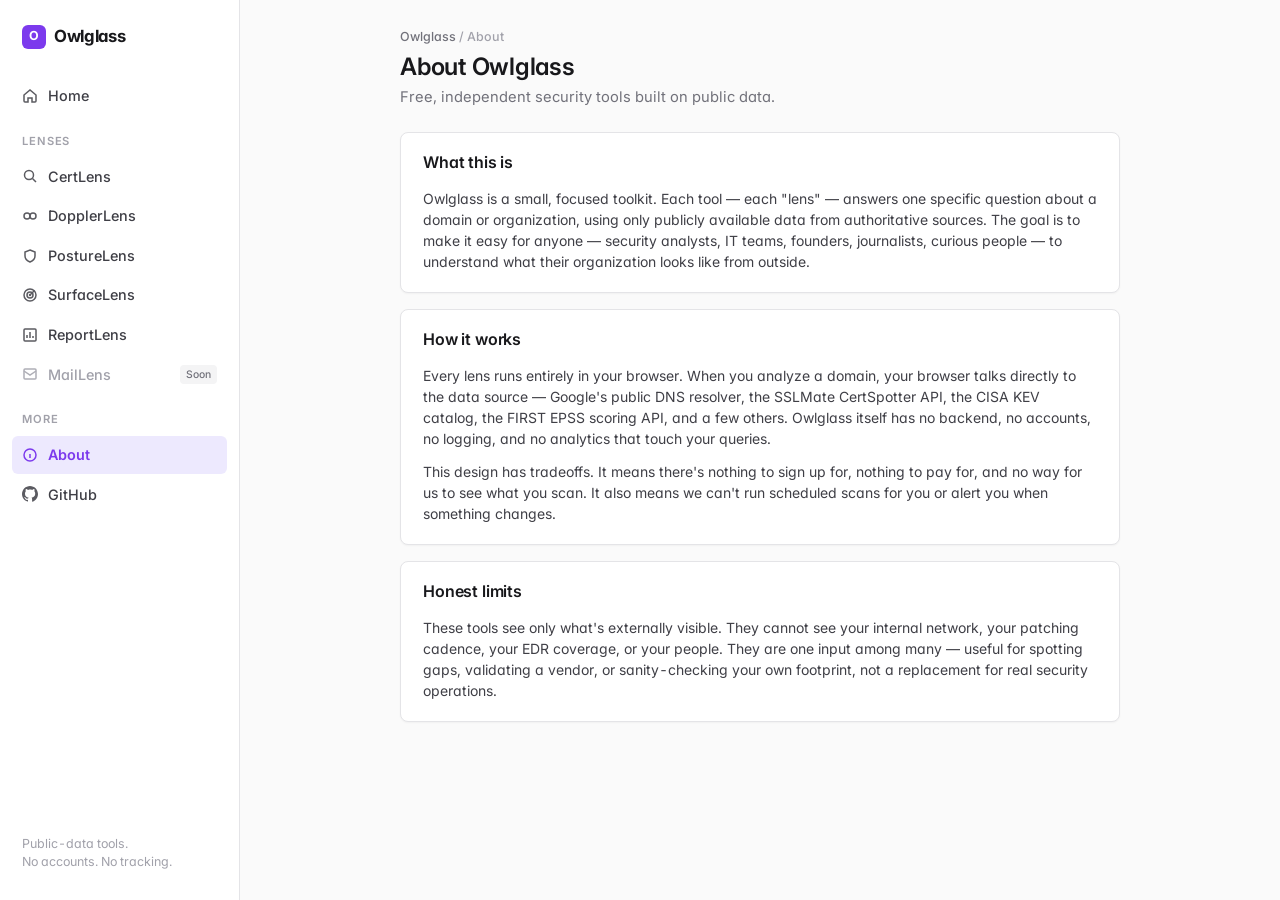
<file: about.html>
<!DOCTYPE html>
<html lang="en">
<head>
  <meta charset="UTF-8">
  <meta name="viewport" content="width=device-width, initial-scale=1">
  <title>About · Owlglass</title>
  <link rel="preconnect" href="https://fonts.googleapis.com">
  <link rel="preconnect" href="https://fonts.gstatic.com" crossorigin>
  <link href="https://fonts.googleapis.com/css2?family=Inter:wght@400;500;600;700&display=swap" rel="stylesheet">
  <link rel="stylesheet" href="/assets/style.css">
</head>
<body>
  <div class="app">
    <div id="sidebar-slot"></div>

    <main class="main">
      <div class="main-inner" style="max-width: 800px;">
        <button class="mobile-toggle" aria-label="Toggle menu"></button>

        <div class="topbar">
          <div class="titles">
            <div class="breadcrumb"><a href="/">Owlglass</a> / About</div>
            <h1>About Owlglass</h1>
            <p class="tagline">Free, independent security tools built on public data.</p>
          </div>
        </div>

        <div class="card">
          <h2>What this is</h2>
          <p>Owlglass is a small, focused toolkit. Each tool — each "lens" — answers one specific question about a domain or organization, using only publicly available data from authoritative sources. The goal is to make it easy for anyone — security analysts, IT teams, founders, journalists, curious people — to understand what their organization looks like from outside.</p>
        </div>

        <div class="card">
          <h2>How it works</h2>
          <p style="margin-bottom: 12px;">Every lens runs entirely in your browser. When you analyze a domain, your browser talks directly to the data source — Google's public DNS resolver, the SSLMate CertSpotter API, the CISA KEV catalog, the FIRST EPSS scoring API, and a few others. Owlglass itself has no backend, no accounts, no logging, and no analytics that touch your queries.</p>
          <p>This design has tradeoffs. It means there's nothing to sign up for, nothing to pay for, and no way for us to see what you scan. It also means we can't run scheduled scans for you or alert you when something changes.</p>
        </div>

        <div class="card">
          <h2>Honest limits</h2>
          <p>These tools see only what's externally visible. They cannot see your internal network, your patching cadence, your EDR coverage, or your people. They are one input among many — useful for spotting gaps, validating a vendor, or sanity-checking your own footprint, not a replacement for real security operations.</p>
        </div>

      </div>
    </main>
  </div>

  <script src="/assets/shared.js"></script>
  <script>Owlglass.mount({ active: 'about' });</script>
</body>
</html>
</file>
<file: assets/style.css>
/* =========================================================
   Owlglass — Design System v2
   Light, modern, enterprise-dashboard. Purple accent.
   Inspired by the visual language of Wiz/Snyk/Datadog.
   ========================================================= */

/* ---- Tokens ---- */
:root {
  /* Surfaces */
  --bg: #fafafa;              /* page background, near-white warm */
  --bg-elev: #ffffff;         /* card surface */
  --bg-sunken: #f4f4f5;       /* input / inset surface */
  --bg-sidebar: #ffffff;      /* sidebar (slightly different on hover) */
  --bg-hover: #f4f4f5;

  /* Borders — hairline, low contrast */
  --border: #e4e4e7;
  --border-strong: #d4d4d8;
  --border-focus: #7c3aed;

  /* Text */
  --text: #18181b;            /* near-black */
  --text-secondary: #3f3f46;
  --text-muted: #71717a;
  --text-faint: #a1a1aa;

  /* Brand — Owlglass purple */
  --brand: #7c3aed;
  --brand-hover: #6d28d9;
  --brand-soft: #ede9fe;
  --brand-soft-strong: #ddd6fe;
  --brand-text: #ffffff;

  /* Severity palette (used across all tools) */
  --sev-crit: #dc2626;
  --sev-crit-bg: #fef2f2;
  --sev-high: #ea580c;
  --sev-high-bg: #fff7ed;
  --sev-med: #d97706;
  --sev-med-bg: #fffbeb;
  --sev-low: #2563eb;
  --sev-low-bg: #eff6ff;
  --sev-ok: #16a34a;
  --sev-ok-bg: #f0fdf4;
  --sev-info: #0891b2;
  --sev-info-bg: #ecfeff;

  /* Type */
  --font-sans: 'Inter', -apple-system, BlinkMacSystemFont, 'Segoe UI', Roboto, sans-serif;
  --font-mono: 'JetBrains Mono', 'SF Mono', Consolas, monospace;

  /* Layout */
  --sidebar-width: 240px;
  --content-max: 1400px;
  --radius: 8px;
  --radius-sm: 6px;
  --shadow-sm: 0 1px 2px rgba(0, 0, 0, 0.04);
  --shadow-md: 0 1px 3px rgba(0, 0, 0, 0.06), 0 4px 12px rgba(0, 0, 0, 0.04);
}

/* ---- Reset ---- */
*, *::before, *::after { box-sizing: border-box; margin: 0; padding: 0; }
html { scroll-behavior: smooth; }
body {
  font-family: var(--font-sans);
  font-feature-settings: 'cv02', 'cv03', 'cv04', 'cv11', 'tnum';
  background: var(--bg);
  color: var(--text);
  font-size: 14px;
  line-height: 1.5;
  -webkit-font-smoothing: antialiased;
  -moz-osx-font-smoothing: grayscale;
}

/* ---- Typography ---- */
h1, h2, h3, h4 {
  font-weight: 600;
  letter-spacing: -0.01em;
  line-height: 1.2;
  color: var(--text);
}
h1 { font-size: 1.5rem; font-weight: 600; }
h2 { font-size: 1rem; font-weight: 600; margin-bottom: 16px; }
h3 { font-size: 0.92rem; font-weight: 600; }
p { color: var(--text-secondary); }
a { color: var(--brand); text-decoration: none; transition: color 0.12s; }
a:hover { color: var(--brand-hover); }
code {
  font-family: var(--font-mono);
  font-size: 0.85em;
  background: var(--bg-sunken);
  padding: 0.1em 0.4em;
  border-radius: 4px;
  color: var(--brand);
}

/* ---- App layout: sidebar + main ---- */
.app {
  display: grid;
  grid-template-columns: var(--sidebar-width) 1fr;
  min-height: 100vh;
}

/* ---- Sidebar ---- */
.sidebar {
  background: var(--bg-sidebar);
  border-right: 1px solid var(--border);
  padding: 20px 12px;
  position: sticky;
  top: 0;
  height: 100vh;
  overflow-y: auto;
  display: flex;
  flex-direction: column;
}
.sidebar .brand {
  display: flex;
  align-items: center;
  gap: 8px;
  padding: 4px 10px;
  margin-bottom: 24px;
  font-weight: 700;
  font-size: 1.05rem;
  color: var(--text);
  letter-spacing: -0.02em;
}
.sidebar .brand .mark {
  width: 24px;
  height: 24px;
  background: var(--brand);
  border-radius: 6px;
  display: flex;
  align-items: center;
  justify-content: center;
  color: white;
  font-weight: 700;
  font-size: 0.78rem;
  flex-shrink: 0;
}
.sidebar .nav-section {
  font-size: 0.7rem;
  text-transform: uppercase;
  letter-spacing: 0.08em;
  color: var(--text-faint);
  font-weight: 600;
  padding: 8px 10px;
  margin-top: 8px;
}
.sidebar .nav-link {
  display: flex;
  align-items: center;
  gap: 10px;
  padding: 8px 10px;
  border-radius: var(--radius-sm);
  color: var(--text-secondary);
  font-size: 0.9rem;
  font-weight: 500;
  transition: background 0.12s, color 0.12s;
  margin-bottom: 2px;
}
.sidebar .nav-link:hover { background: var(--bg-hover); color: var(--text); }
.sidebar .nav-link.active {
  background: var(--brand-soft);
  color: var(--brand);
  font-weight: 600;
}
.sidebar .nav-link .ico {
  width: 16px;
  height: 16px;
  flex-shrink: 0;
  opacity: 0.85;
}
.sidebar .nav-link.active .ico { opacity: 1; }
.sidebar .nav-link.coming-soon { color: var(--text-faint); }
.sidebar .nav-link.coming-soon::after {
  content: 'Soon';
  margin-left: auto;
  font-size: 0.65rem;
  background: var(--bg-sunken);
  color: var(--text-muted);
  padding: 2px 6px;
  border-radius: 4px;
  font-weight: 500;
}
.sidebar .footer-link {
  margin-top: auto;
  padding: 8px 10px;
  font-size: 0.78rem;
  color: var(--text-faint);
}

/* ---- Main content ---- */
.main { padding: 0; min-width: 0; }
.main-inner { max-width: var(--content-max); padding: 28px 40px; margin: 0 auto; }

/* ---- Top bar inside main ---- */
.topbar {
  display: flex;
  justify-content: space-between;
  align-items: flex-start;
  gap: 24px;
  margin-bottom: 24px;
  flex-wrap: wrap;
}
.topbar .titles { min-width: 0; }
.topbar .breadcrumb {
  font-size: 0.78rem;
  color: var(--text-faint);
  margin-bottom: 6px;
  font-weight: 500;
}
.topbar .breadcrumb a { color: var(--text-muted); }
.topbar .breadcrumb a:hover { color: var(--text); }
.topbar h1 { font-size: 1.5rem; margin-bottom: 4px; }
.topbar .tagline { font-size: 0.92rem; color: var(--text-muted); max-width: 700px; }
.topbar .actions { display: flex; gap: 8px; flex-shrink: 0; }

/* ---- Forms ---- */
.input-row {
  display: flex;
  gap: 8px;
  flex-wrap: wrap;
  margin-bottom: 20px;
}
input[type="text"], input[type="search"], select, textarea {
  flex: 1;
  min-width: 220px;
  padding: 9px 12px;
  background: var(--bg-elev);
  border: 1px solid var(--border-strong);
  border-radius: var(--radius-sm);
  color: var(--text);
  font-family: var(--font-sans);
  font-size: 0.9rem;
  outline: none;
  transition: border-color 0.12s, box-shadow 0.12s;
}
input[type="text"]:focus, input[type="search"]:focus, select:focus {
  border-color: var(--brand);
  box-shadow: 0 0 0 3px var(--brand-soft);
}
select { cursor: pointer; }

/* ---- Buttons ---- */
.btn {
  padding: 9px 16px;
  background: var(--bg-elev);
  color: var(--text);
  border: 1px solid var(--border-strong);
  border-radius: var(--radius-sm);
  font-family: var(--font-sans);
  font-size: 0.88rem;
  font-weight: 500;
  cursor: pointer;
  transition: all 0.12s;
  white-space: nowrap;
}
.btn:hover { border-color: var(--brand); color: var(--brand); }
.btn:disabled { opacity: 0.5; cursor: not-allowed; }
.btn:disabled:hover { border-color: var(--border-strong); color: var(--text); }
.btn.primary {
  background: var(--brand);
  color: var(--brand-text);
  border-color: var(--brand);
  font-weight: 600;
}
.btn.primary:hover { background: var(--brand-hover); border-color: var(--brand-hover); color: white; }
.btn.ghost { background: transparent; border-color: transparent; color: var(--text-secondary); }
.btn.ghost:hover { background: var(--bg-hover); color: var(--text); border-color: transparent; }

/* ---- Status bar ---- */
.status {
  padding: 10px 14px;
  background: var(--bg-elev);
  border: 1px solid var(--border);
  border-radius: var(--radius-sm);
  font-size: 0.85rem;
  color: var(--text-secondary);
  display: flex;
  justify-content: space-between;
  align-items: center;
  flex-wrap: wrap;
  gap: 10px;
  margin-bottom: 24px;
}
.status .dot {
  display: inline-block;
  width: 7px;
  height: 7px;
  border-radius: 50%;
  background: var(--text-faint);
  margin-right: 8px;
  vertical-align: middle;
}
.status .dot.ok { background: var(--sev-ok); }
.status .dot.warn { background: var(--sev-med); }
.status .dot.bad { background: var(--sev-crit); }
.status .dot.busy { background: var(--brand); animation: pulse 1.4s infinite; }
@keyframes pulse { 0%, 100% { opacity: 1; } 50% { opacity: 0.35; } }

/* ---- Cards ---- */
.card {
  background: var(--bg-elev);
  border: 1px solid var(--border);
  border-radius: var(--radius);
  padding: 20px 22px;
  margin-bottom: 16px;
  box-shadow: var(--shadow-sm);
}
.card-header {
  display: flex;
  justify-content: space-between;
  align-items: center;
  margin-bottom: 16px;
  gap: 16px;
}
.card-header h2 { margin-bottom: 0; }

/* ---- Metric strip (top-of-page stats, very Wiz) ---- */
.metric-strip {
  display: grid;
  grid-template-columns: repeat(auto-fit, minmax(170px, 1fr));
  gap: 12px;
  margin-bottom: 20px;
}
.metric {
  background: var(--bg-elev);
  border: 1px solid var(--border);
  border-radius: var(--radius);
  padding: 16px 18px;
  box-shadow: var(--shadow-sm);
}
.metric .label {
  font-size: 0.72rem;
  color: var(--text-muted);
  text-transform: uppercase;
  letter-spacing: 0.06em;
  font-weight: 600;
  margin-bottom: 6px;
}
.metric .value {
  font-size: 1.75rem;
  font-weight: 700;
  color: var(--text);
  line-height: 1.1;
  letter-spacing: -0.02em;
  font-feature-settings: 'tnum';
}
.metric .meta {
  font-size: 0.78rem;
  color: var(--text-muted);
  margin-top: 4px;
}
.metric.crit .value { color: var(--sev-crit); }
.metric.high .value { color: var(--sev-high); }
.metric.med .value { color: var(--sev-med); }
.metric.low .value { color: var(--sev-low); }
.metric.ok .value { color: var(--sev-ok); }
.metric.brand .value { color: var(--brand); }

/* ---- Two-column grid for charts ---- */
.grid-2 {
  display: grid;
  grid-template-columns: 1fr 1fr;
  gap: 16px;
  margin-bottom: 16px;
}
@media (max-width: 900px) { .grid-2 { grid-template-columns: 1fr; } }

/* ---- Tabs ---- */
.tabs {
  display: flex;
  gap: 0;
  border-bottom: 1px solid var(--border);
  margin-bottom: 20px;
  flex-wrap: wrap;
}
.tab {
  padding: 10px 16px;
  background: none;
  border: none;
  border-bottom: 2px solid transparent;
  color: var(--text-muted);
  font-family: var(--font-sans);
  font-size: 0.88rem;
  font-weight: 500;
  cursor: pointer;
  transition: color 0.12s, border-color 0.12s;
  margin-bottom: -1px;
}
.tab:hover { color: var(--text); }
.tab.active { color: var(--brand); border-bottom-color: var(--brand); font-weight: 600; }
.tab .count {
  display: inline-block;
  background: var(--bg-sunken);
  padding: 1px 7px;
  border-radius: 9px;
  font-size: 0.7rem;
  margin-left: 6px;
  color: var(--text-muted);
  font-weight: 600;
  font-feature-settings: 'tnum';
}
.tab.active .count { background: var(--brand-soft); color: var(--brand); }
.view { display: none; }
.view.active { display: block; }

/* ---- Filters ---- */
.filters {
  display: flex;
  gap: 6px;
  margin-bottom: 14px;
  flex-wrap: wrap;
}
.filter {
  padding: 5px 12px;
  background: var(--bg-elev);
  border: 1px solid var(--border);
  border-radius: 6px;
  cursor: pointer;
  font-size: 0.82rem;
  color: var(--text-secondary);
  font-family: var(--font-sans);
  font-weight: 500;
  transition: all 0.12s;
}
.filter:hover { border-color: var(--border-strong); color: var(--text); }
.filter.active {
  background: var(--brand-soft);
  color: var(--brand);
  border-color: var(--brand-soft-strong);
  font-weight: 600;
}

/* ---- Result rows ---- */
.row {
  display: grid;
  grid-template-columns: auto 1fr auto;
  gap: 14px;
  padding: 12px 16px;
  background: var(--bg-elev);
  border: 1px solid var(--border);
  border-radius: var(--radius-sm);
  margin-bottom: 6px;
  align-items: center;
  transition: border-color 0.12s, background 0.12s;
}
.row:hover { background: var(--bg-hover); }
.row.flag-crit { border-left: 3px solid var(--sev-crit); }
.row.flag-high { border-left: 3px solid var(--sev-high); }
.row.flag-med  { border-left: 3px solid var(--sev-med); }
.row.flag-low  { border-left: 3px solid var(--sev-low); }
.row.flag-new  { border-left: 3px solid var(--brand); }
.row.flag-ok   { border-left: 3px solid var(--sev-ok); }

.row-name {
  font-family: var(--font-mono);
  font-size: 0.85rem;
  color: var(--text);
  word-break: break-all;
  font-weight: 500;
}
.row-meta {
  font-size: 0.78rem;
  color: var(--text-muted);
  margin-top: 4px;
  display: flex;
  gap: 10px;
  flex-wrap: wrap;
  align-items: center;
}

/* ---- Pills (small inline tags) ---- */
.pill {
  display: inline-block;
  background: var(--bg-sunken);
  border: 1px solid transparent;
  padding: 2px 8px;
  border-radius: 10px;
  font-size: 0.72rem;
  color: var(--text-secondary);
  font-family: var(--font-sans);
  font-weight: 500;
  white-space: nowrap;
}
.pill.brand { background: var(--brand-soft); color: var(--brand); }
.pill.crit { background: var(--sev-crit-bg); color: var(--sev-crit); }
.pill.high { background: var(--sev-high-bg); color: var(--sev-high); }
.pill.med { background: var(--sev-med-bg); color: var(--sev-med); }
.pill.low { background: var(--sev-low-bg); color: var(--sev-low); }
.pill.ok { background: var(--sev-ok-bg); color: var(--sev-ok); }
.pill.info { background: var(--sev-info-bg); color: var(--sev-info); }

/* ---- Severity badges (larger, for status indicators) ---- */
.badge {
  display: inline-flex;
  align-items: center;
  gap: 5px;
  padding: 3px 9px;
  border-radius: 4px;
  font-size: 0.7rem;
  font-weight: 600;
  letter-spacing: 0.04em;
  text-transform: uppercase;
  white-space: nowrap;
  font-family: var(--font-sans);
}
.badge.crit { background: var(--sev-crit-bg); color: var(--sev-crit); }
.badge.high { background: var(--sev-high-bg); color: var(--sev-high); }
.badge.med { background: var(--sev-med-bg); color: var(--sev-med); }
.badge.low { background: var(--sev-low-bg); color: var(--sev-low); }
.badge.ok { background: var(--sev-ok-bg); color: var(--sev-ok); }
.badge.new { background: var(--brand-soft); color: var(--brand); }
.badge.muted { background: var(--bg-sunken); color: var(--text-muted); }

/* ---- Stacked severity bar (donut alternative for distributions) ---- */
.sev-bar {
  display: flex;
  height: 8px;
  border-radius: 4px;
  overflow: hidden;
  background: var(--bg-sunken);
  margin: 12px 0 8px;
}
.sev-bar > div { transition: flex 0.3s; }
.sev-bar .seg-crit { background: var(--sev-crit); }
.sev-bar .seg-high { background: var(--sev-high); }
.sev-bar .seg-med  { background: var(--sev-med); }
.sev-bar .seg-low  { background: var(--sev-low); }
.sev-bar .seg-ok   { background: var(--sev-ok); }
.sev-legend {
  display: flex;
  gap: 16px;
  flex-wrap: wrap;
  font-size: 0.78rem;
  color: var(--text-muted);
}
.sev-legend .item { display: inline-flex; align-items: center; gap: 6px; }
.sev-legend .swatch { width: 10px; height: 10px; border-radius: 2px; flex-shrink: 0; }

/* ---- Horizontal bar charts (for issuer / category) ---- */
.bar-row {
  display: grid;
  grid-template-columns: 160px 1fr auto;
  align-items: center;
  gap: 12px;
  margin-bottom: 6px;
  font-size: 0.85rem;
}
.bar-label { color: var(--text-secondary); white-space: nowrap; overflow: hidden; text-overflow: ellipsis; }
.bar-track {
  height: 8px;
  background: var(--bg-sunken);
  border-radius: 4px;
  overflow: hidden;
}
.bar-fill {
  height: 100%;
  background: var(--brand);
  border-radius: 4px;
  transition: width 0.4s;
}
.bar-count {
  font-feature-settings: 'tnum';
  color: var(--text);
  font-weight: 600;
  font-size: 0.82rem;
  min-width: 32px;
  text-align: right;
}

/* ---- Donut chart container ---- */
.donut-wrap {
  display: flex;
  align-items: center;
  gap: 24px;
  flex-wrap: wrap;
}
.donut-svg { flex-shrink: 0; }
.donut-legend { flex: 1; min-width: 180px; }
.donut-legend .lg-item {
  display: grid;
  grid-template-columns: 12px 1fr auto;
  align-items: center;
  gap: 10px;
  padding: 6px 0;
  font-size: 0.85rem;
  border-bottom: 1px solid var(--border);
}
.donut-legend .lg-item:last-child { border-bottom: none; }
.donut-legend .swatch { width: 10px; height: 10px; border-radius: 2px; }
.donut-legend .lg-name { color: var(--text-secondary); overflow: hidden; text-overflow: ellipsis; white-space: nowrap; }
.donut-legend .lg-value { font-weight: 600; color: var(--text); font-feature-settings: 'tnum'; }

/* ---- Recommendations ---- */
.rec {
  display: grid;
  grid-template-columns: auto 1fr auto;
  gap: 14px;
  padding: 14px 16px;
  background: var(--bg-elev);
  border: 1px solid var(--border);
  border-left: 3px solid var(--brand);
  border-radius: var(--radius-sm);
  margin-bottom: 8px;
  align-items: center;
}
.rec.sev-crit { border-left-color: var(--sev-crit); }
.rec.sev-high { border-left-color: var(--sev-high); }
.rec-num {
  font-size: 1.2rem;
  font-weight: 700;
  color: var(--brand);
  font-feature-settings: 'tnum';
  width: 24px;
  text-align: center;
}
.rec.sev-crit .rec-num { color: var(--sev-crit); }
.rec.sev-high .rec-num { color: var(--sev-high); }
.rec-title { color: var(--text); font-weight: 600; margin-bottom: 2px; font-size: 0.92rem; }
.rec-why { color: var(--text-muted); font-size: 0.85rem; }

/* ---- Empty / loading states ---- */
.empty {
  text-align: center;
  padding: 60px 20px;
  color: var(--text-muted);
}
.empty .ico {
  font-size: 1.5rem;
  color: var(--text-faint);
  margin-bottom: 10px;
}
.spinner {
  width: 24px;
  height: 24px;
  border: 2px solid var(--border-strong);
  border-top-color: var(--brand);
  border-radius: 50%;
  animation: spin 0.7s linear infinite;
  margin: 0 auto 10px;
}
@keyframes spin { to { transform: rotate(360deg); } }

/* ---- Landing page hero ---- */
.hero {
  padding: 60px 0 40px;
}
.hero .eyebrow {
  font-size: 0.78rem;
  text-transform: uppercase;
  letter-spacing: 0.08em;
  color: var(--brand);
  font-weight: 600;
  margin-bottom: 12px;
}
.hero h1 {
  font-size: 2.4rem;
  font-weight: 700;
  letter-spacing: -0.025em;
  max-width: 720px;
  margin-bottom: 16px;
  line-height: 1.15;
}
.hero .lede {
  font-size: 1.05rem;
  color: var(--text-secondary);
  max-width: 640px;
  line-height: 1.55;
}

/* ---- Tool grid (landing page) ---- */
.tool-grid {
  display: grid;
  grid-template-columns: repeat(auto-fit, minmax(280px, 1fr));
  gap: 14px;
  margin: 32px 0 60px;
}
.tool-card {
  background: var(--bg-elev);
  border: 1px solid var(--border);
  border-radius: var(--radius);
  padding: 22px;
  transition: border-color 0.15s, box-shadow 0.15s, transform 0.15s;
  display: flex;
  flex-direction: column;
  box-shadow: var(--shadow-sm);
  color: inherit;
}
.tool-card:hover {
  border-color: var(--brand-soft-strong);
  box-shadow: var(--shadow-md);
  transform: translateY(-1px);
}
.tool-card.coming-soon { opacity: 0.7; }
.tool-card.coming-soon:hover { transform: none; box-shadow: var(--shadow-sm); }
.tool-card .tag {
  display: inline-flex;
  align-items: center;
  gap: 6px;
  font-size: 0.7rem;
  color: var(--brand);
  text-transform: uppercase;
  letter-spacing: 0.08em;
  font-weight: 600;
  margin-bottom: 12px;
}
.tool-card .name {
  font-size: 1.15rem;
  font-weight: 700;
  letter-spacing: -0.01em;
  color: var(--text);
  margin-bottom: 6px;
}
.tool-card .desc {
  color: var(--text-muted);
  font-size: 0.9rem;
  margin-bottom: 18px;
  flex: 1;
  line-height: 1.55;
}
.tool-card .arrow {
  color: var(--brand);
  font-size: 0.85rem;
  font-weight: 600;
}

/* ---- Mobile sidebar handling ---- */
.mobile-toggle { display: none; }
@media (max-width: 900px) {
  .app { grid-template-columns: 1fr; }
  .sidebar {
    position: fixed;
    left: -260px;
    z-index: 100;
    width: 240px;
    transition: left 0.2s;
    box-shadow: var(--shadow-md);
  }
  .sidebar.open { left: 0; }
  .mobile-toggle {
    display: inline-flex;
    align-items: center;
    justify-content: center;
    width: 36px;
    height: 36px;
    background: var(--bg-elev);
    border: 1px solid var(--border-strong);
    border-radius: var(--radius-sm);
    cursor: pointer;
    margin-right: 12px;
  }
  .mobile-toggle::before {
    content: '';
    width: 16px;
    height: 12px;
    background: linear-gradient(to bottom, var(--text) 0 2px, transparent 2px 5px, var(--text) 5px 7px, transparent 7px 10px, var(--text) 10px 12px);
  }
  .main-inner { padding: 20px; }
  .topbar { gap: 12px; }
  .hero h1 { font-size: 1.8rem; }
}

/* ---- Utility ---- */
.muted { color: var(--text-muted); }
.faint { color: var(--text-faint); }
.hidden { display: none !important; }
.flex { display: flex; }
.gap-8 { gap: 8px; }
.gap-12 { gap: 12px; }
</file>
